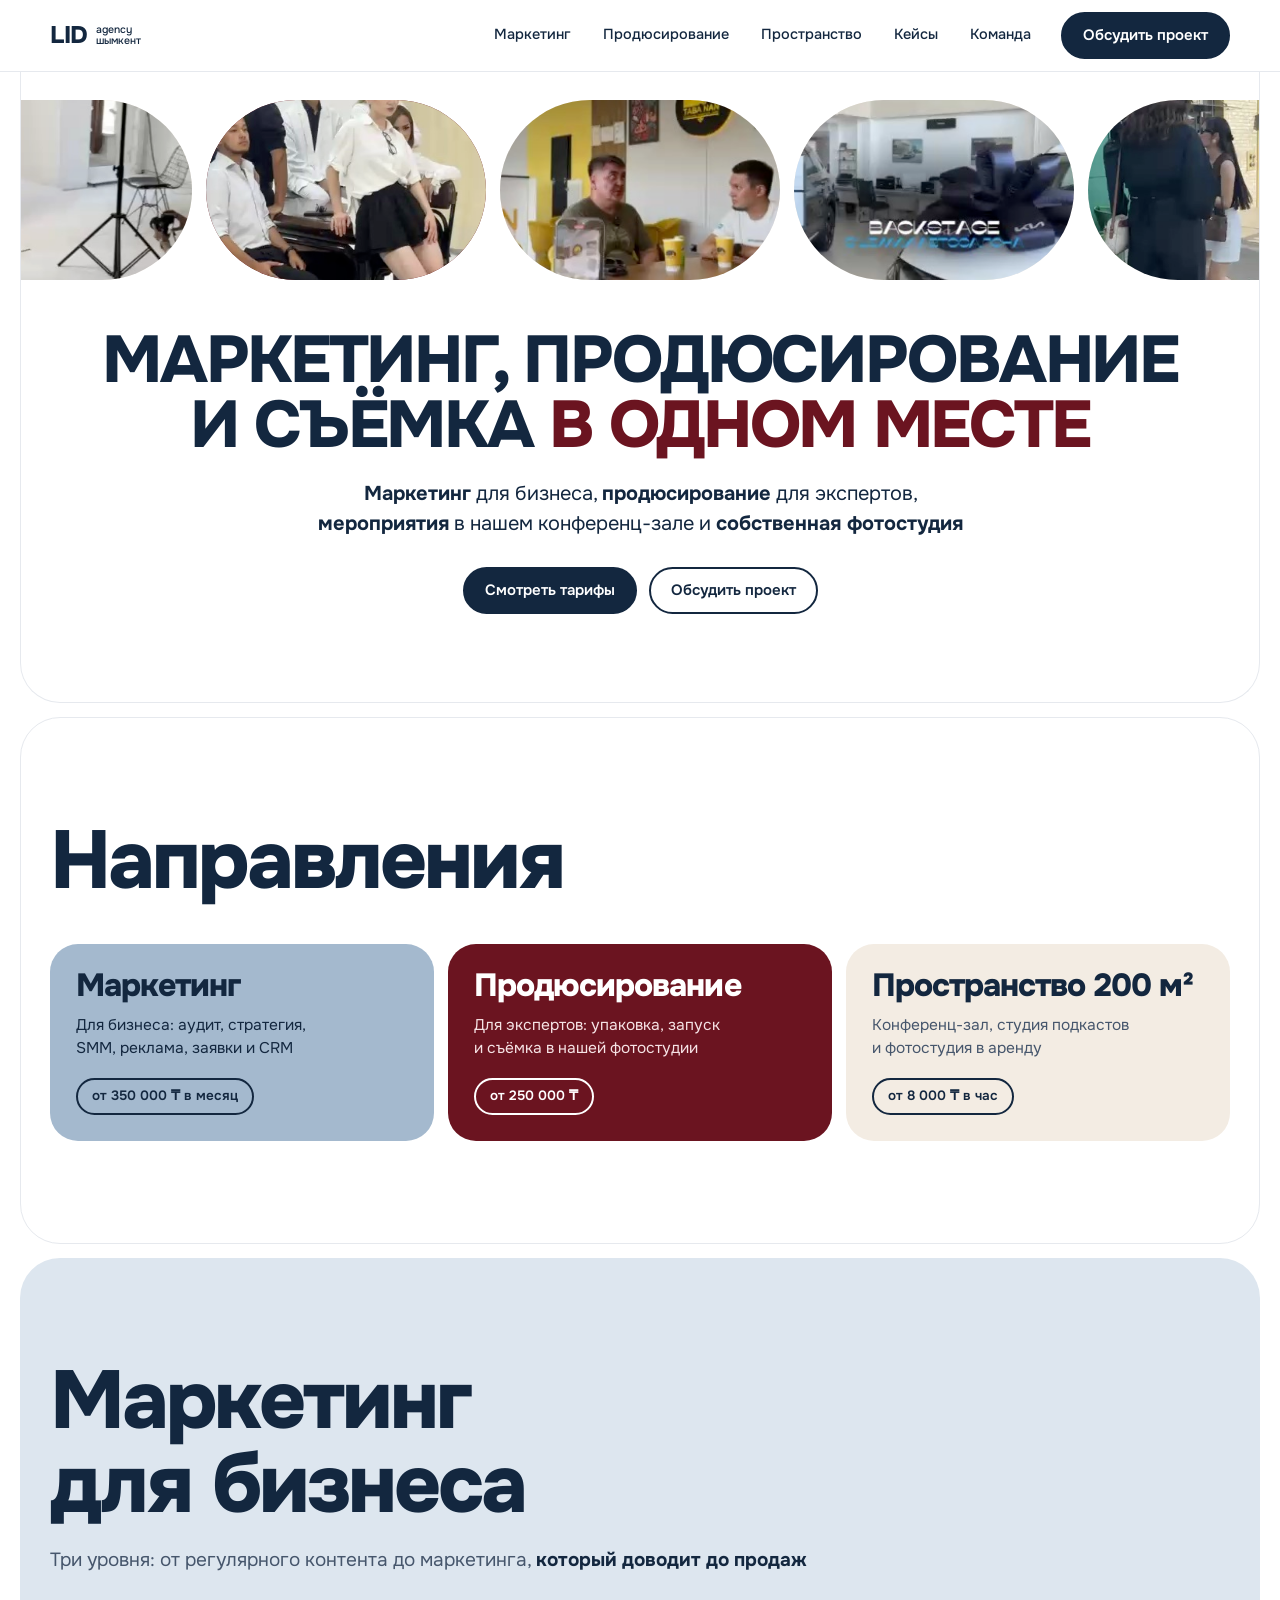
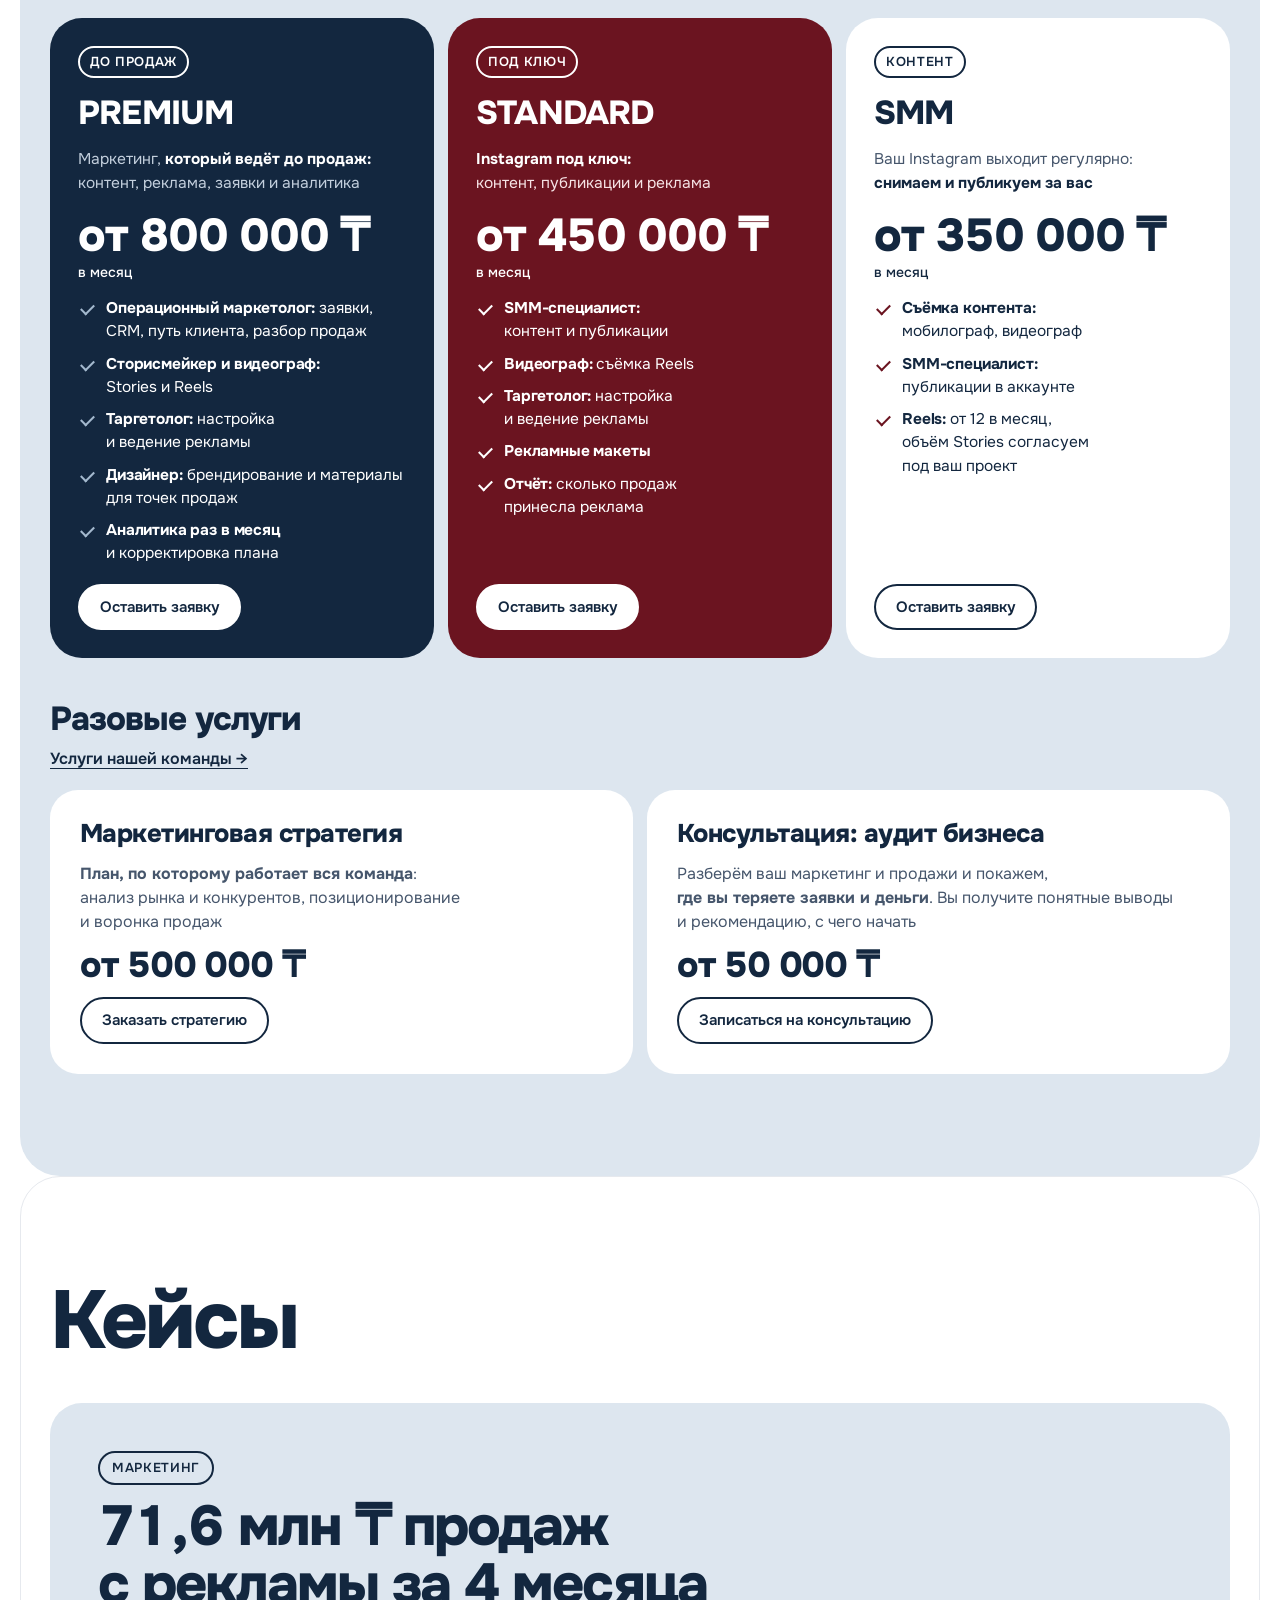
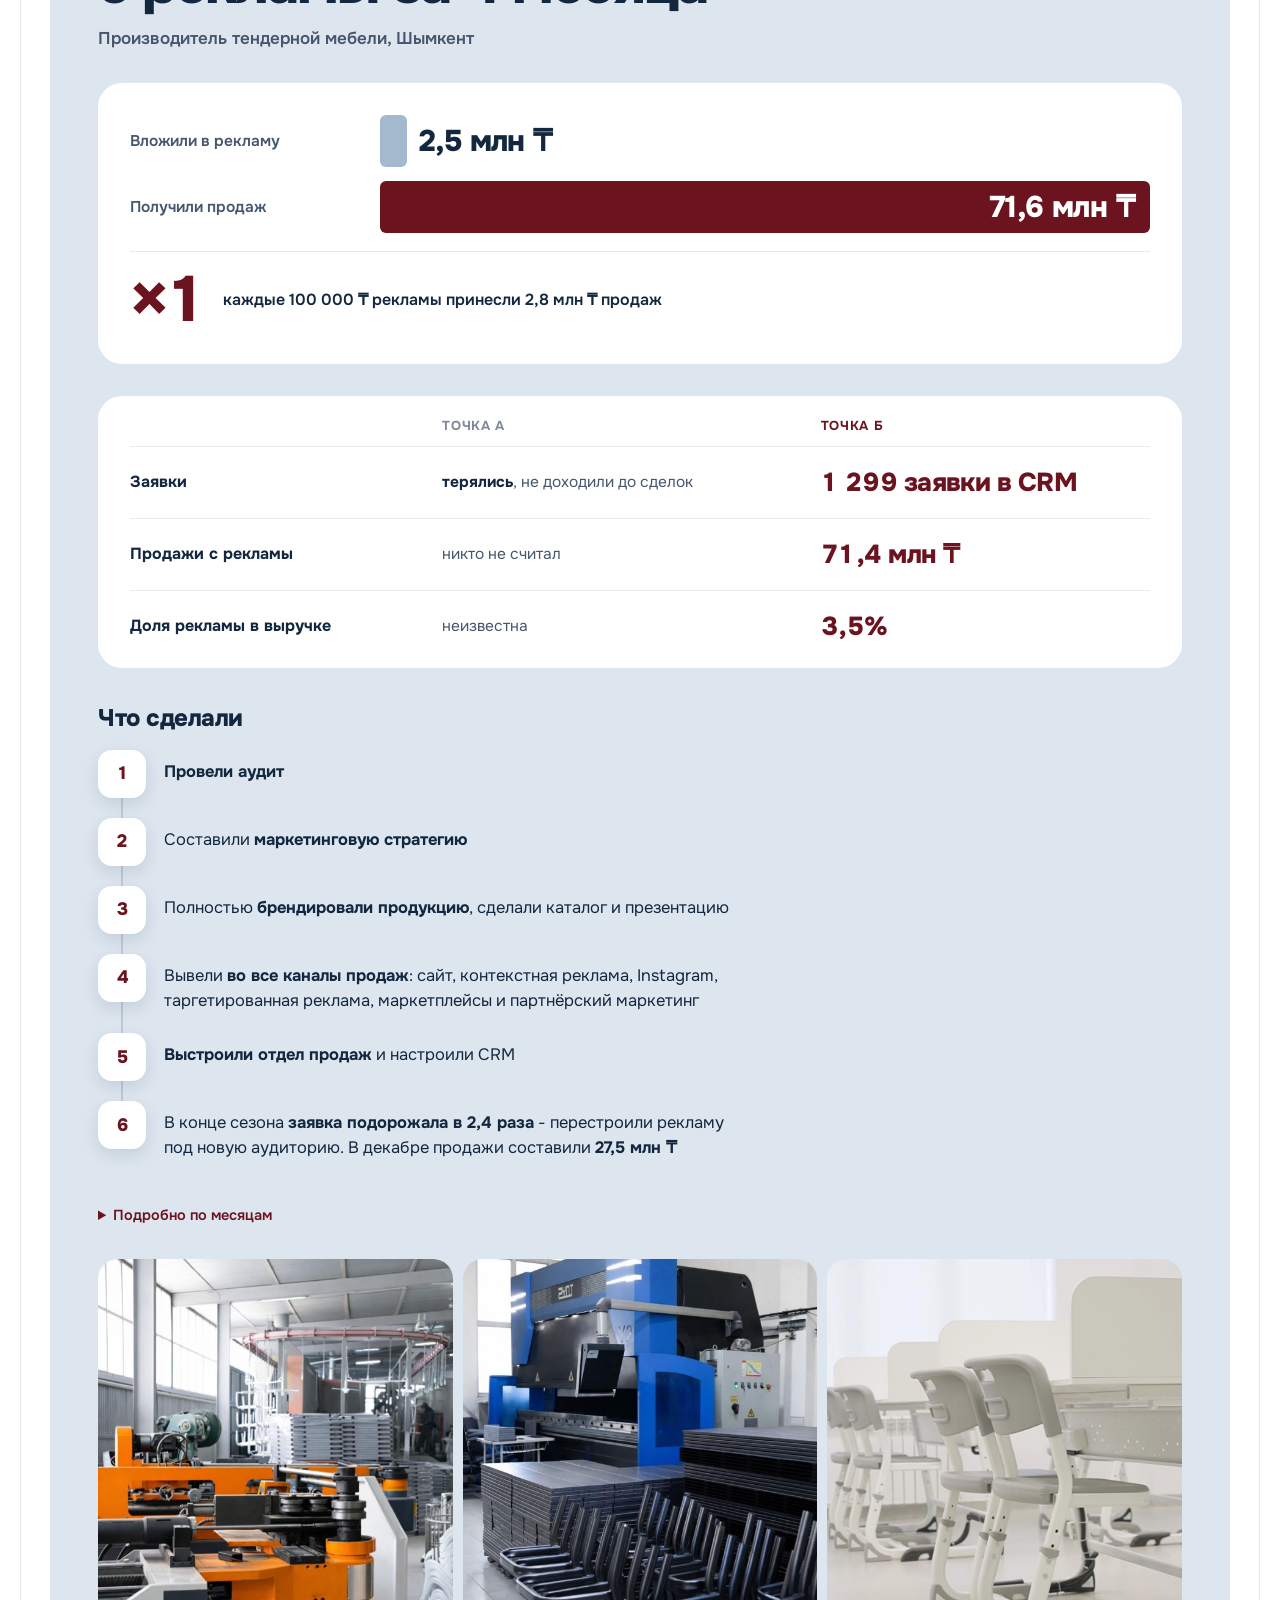
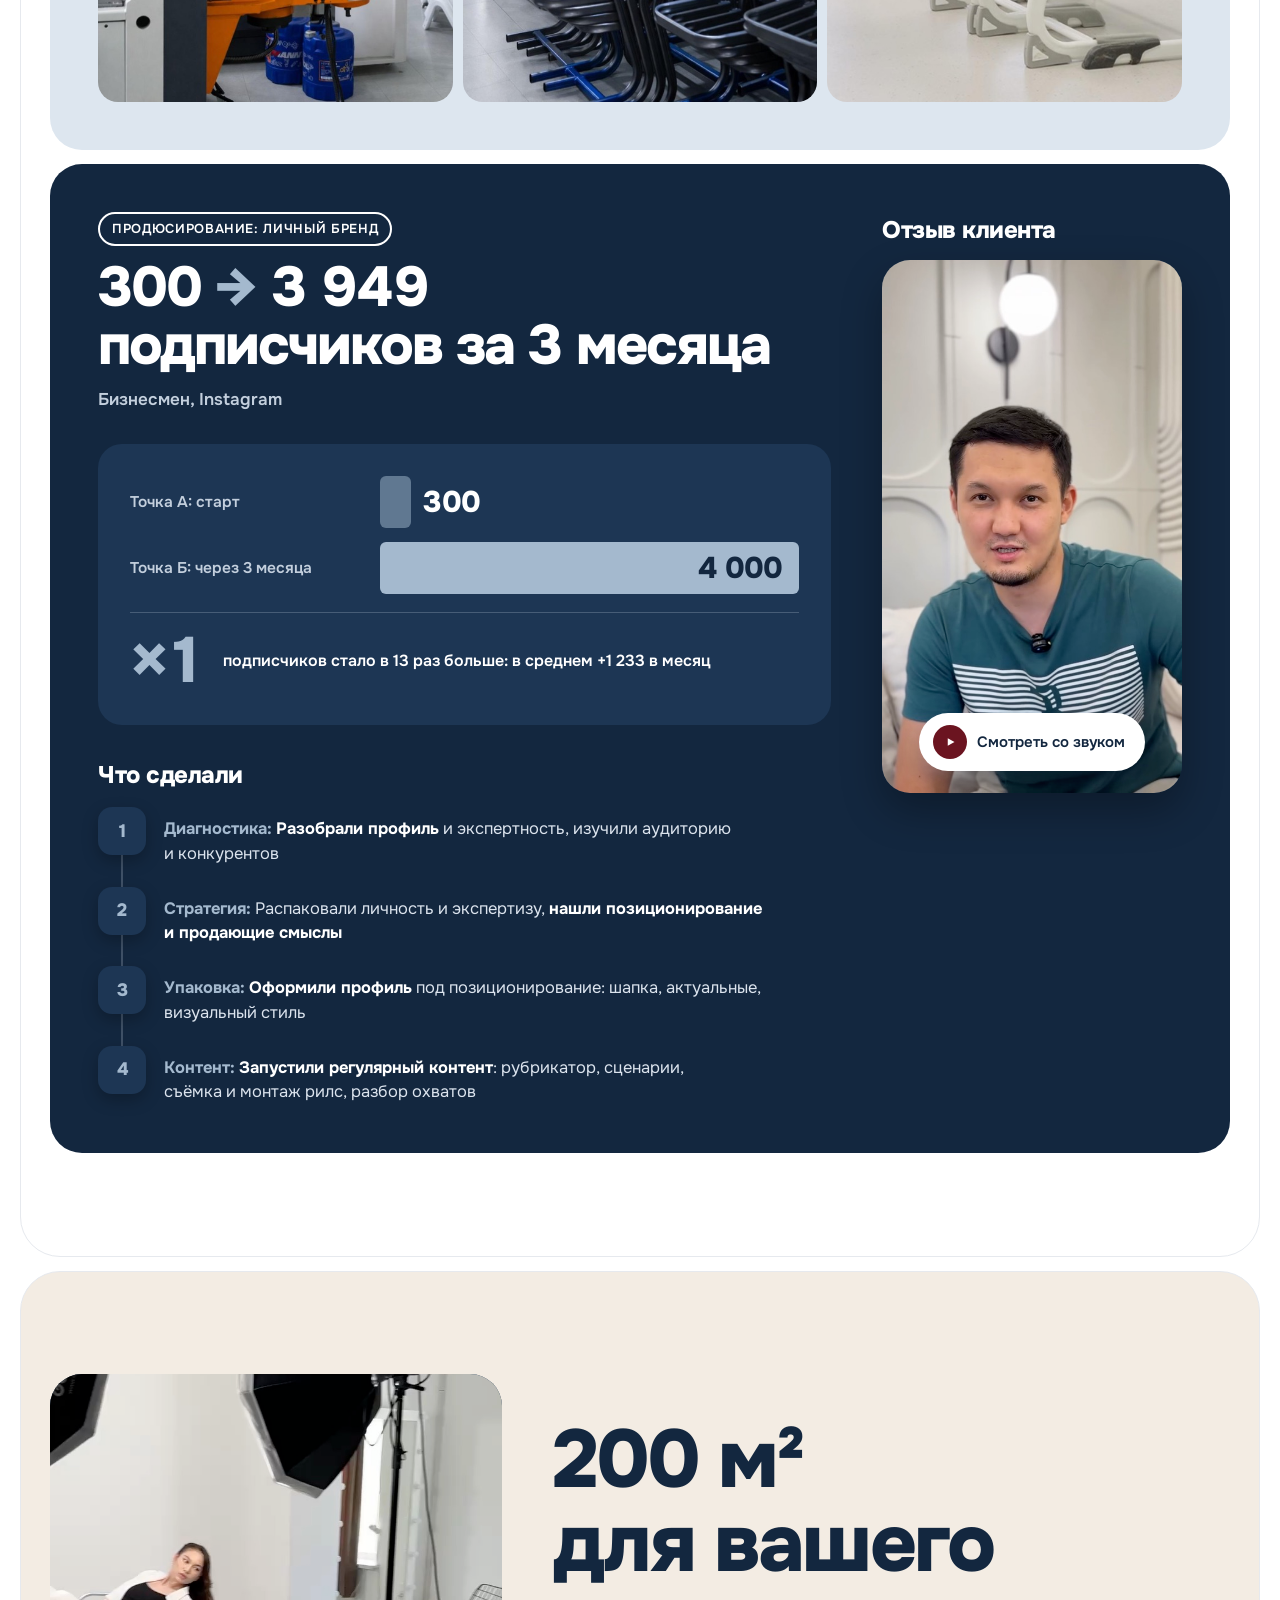
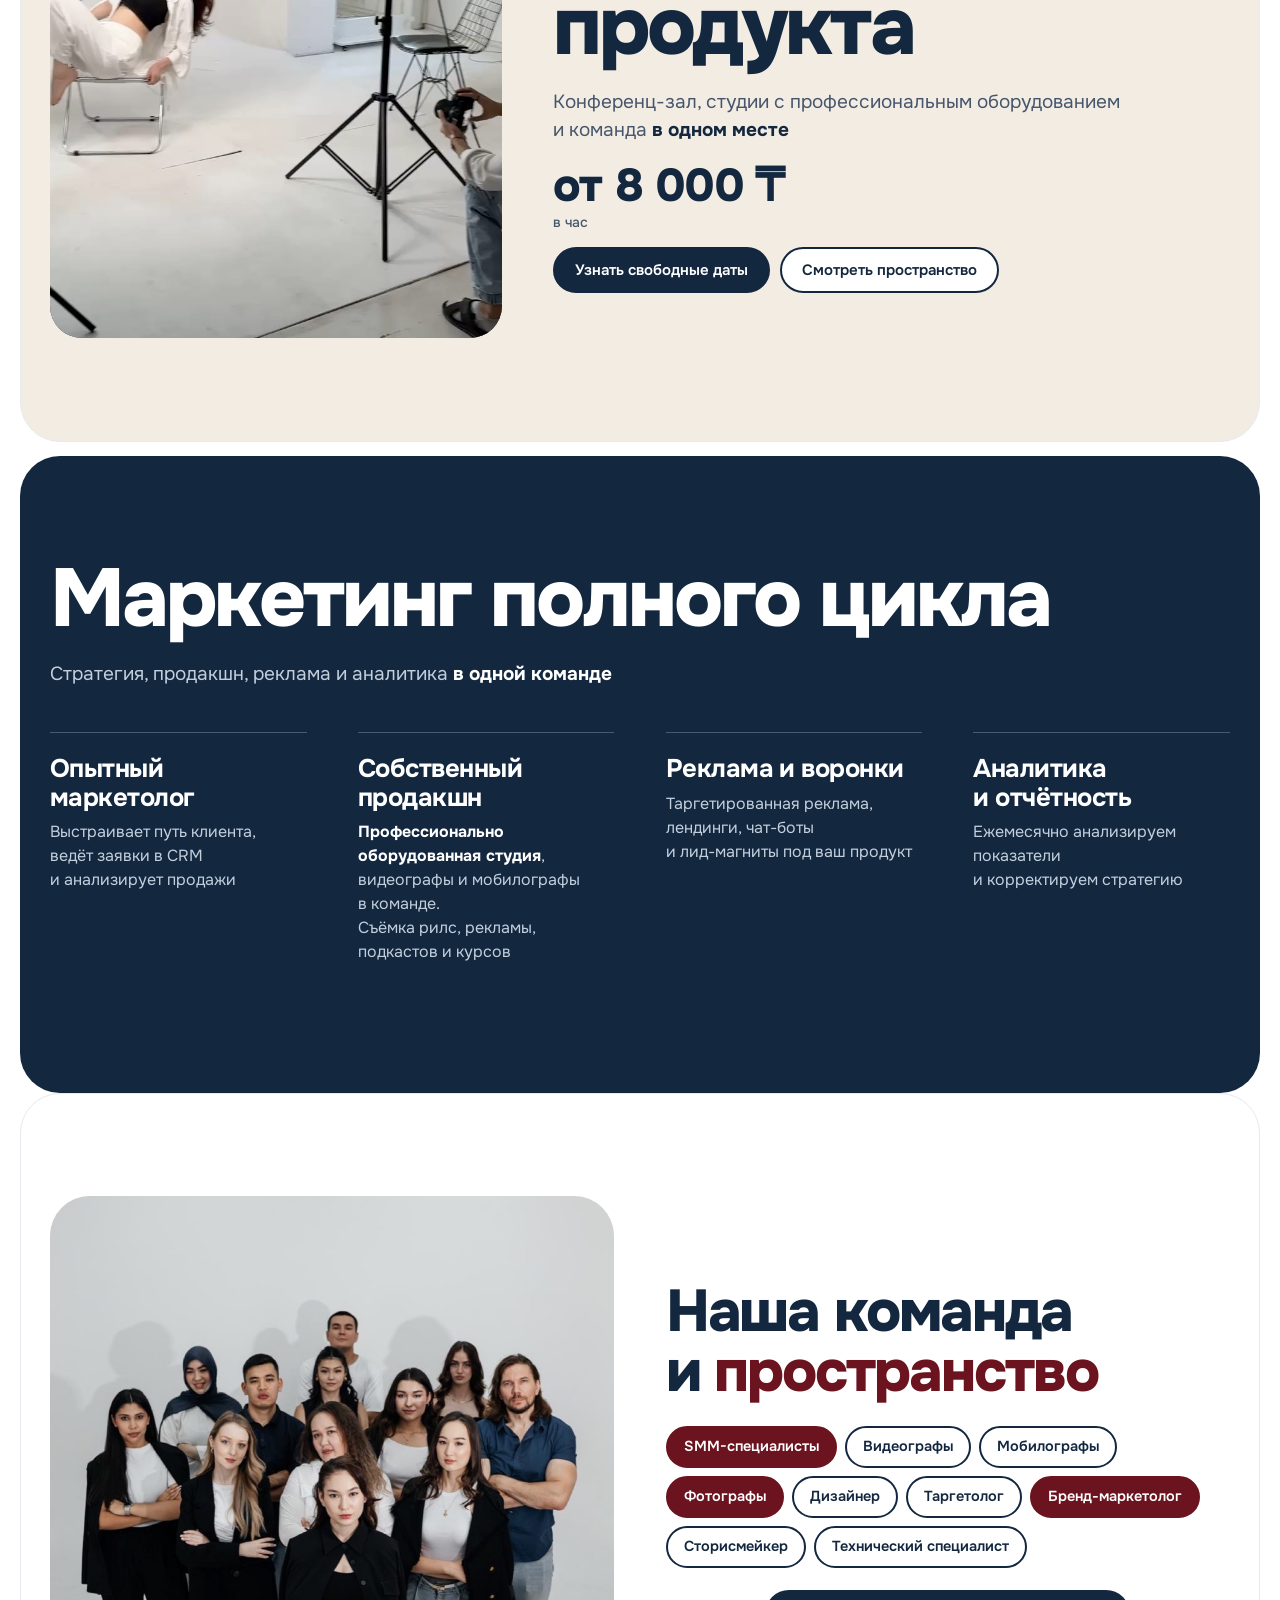
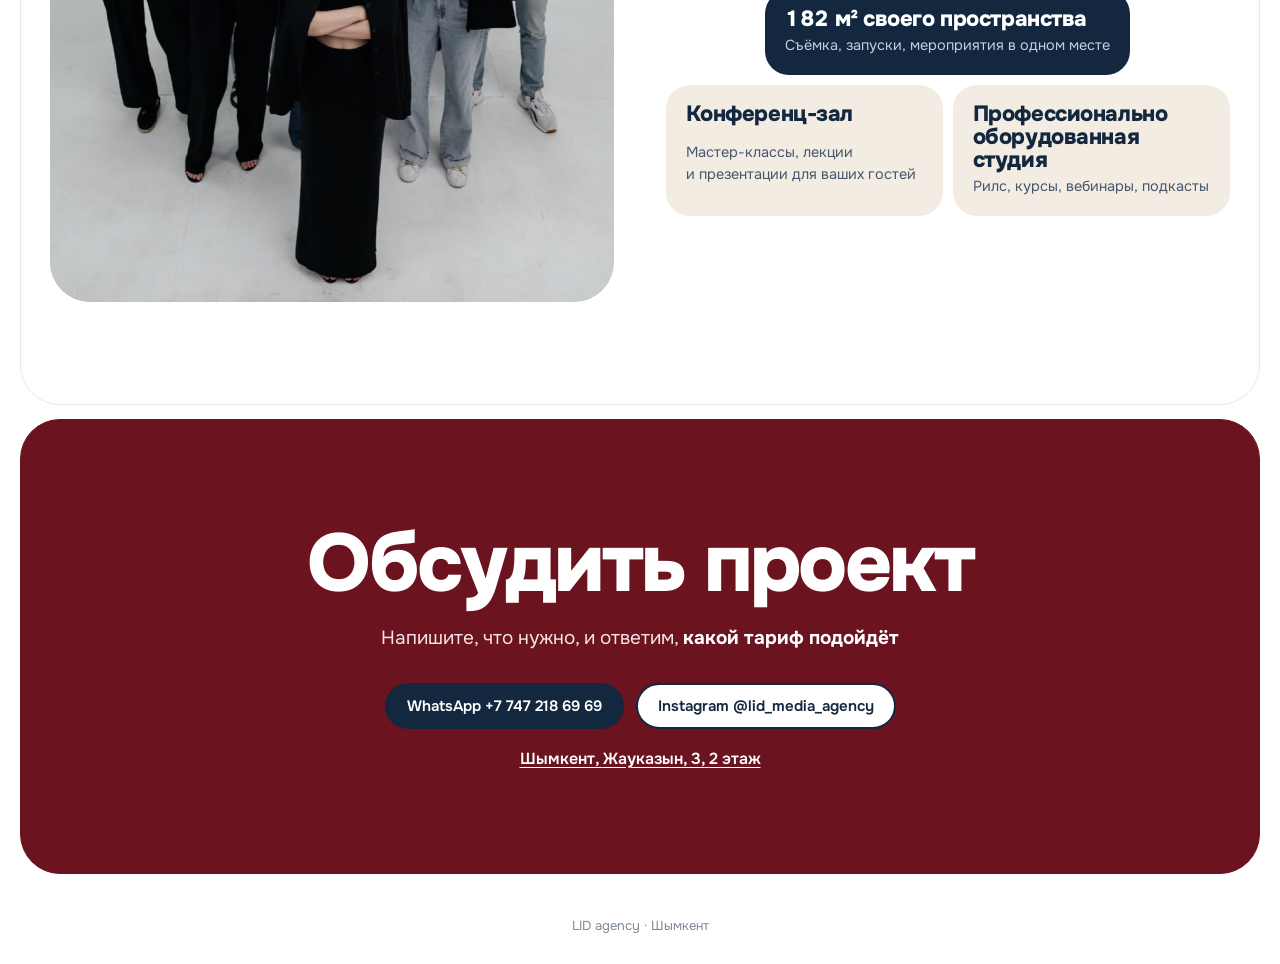
<file: index.html>
<!doctype html>
<html lang="ru">
<head>
<meta charset="utf-8">
<meta name="viewport" content="width=device-width,initial-scale=1,viewport-fit=cover">
<title>LID agency</title>
<meta name="claude:viewport-fit-sides" content="cover">
<link rel="preconnect" href="https://fonts.googleapis.com">
<link rel="preconnect" href="https://fonts.gstatic.com" crossorigin>
<link rel="stylesheet" href="https://fonts.googleapis.com/css2?family=Onest:wght@400;500;600;700;800&display=swap" media="print" onload="this.media='all'">
<noscript><link rel="stylesheet" href="https://fonts.googleapis.com/css2?family=Onest:wght@400;500;600;700;800&display=swap"></noscript>
<link rel="stylesheet" href="styles.css?v=20261101g">
<script>(function(){var h=location.hash.slice(1);if(h==="prodyusirovanie"||h==="meropriyatiya")location.replace(h+".html");})();</script>

<header class="top gut">
  <div class="in">
    <a class="logo" href="#top">LID <small>agency<br>Шымкент</small></a>
    <nav class="nav" id="site-nav" aria-label="Разделы">
      <a href="#marketing">Маркетинг</a>
      <a href="prodyusirovanie.html">Продюсирование</a>
      <a href="meropriyatiya.html">Пространство</a>
      <a href="#cases">Кейсы</a>
      <a href="komanda.html">Команда</a>
    </nav>
    <a class="pill dark" href="https://wa.me/77472186969?text=%D0%97%D0%B4%D1%80%D0%B0%D0%B2%D1%81%D1%82%D0%B2%D1%83%D0%B9%D1%82%D0%B5%21%20%D0%A5%D0%BE%D1%87%D1%83%20%D0%BE%D0%B1%D1%81%D1%83%D0%B4%D0%B8%D1%82%D1%8C%20%D0%BF%D1%80%D0%BE%D0%B5%D0%BA%D1%82%20%D1%81%20LID" target="_blank" rel="noopener">Обсудить проект</a>
    <button class="menu-btn" type="button" aria-expanded="false" aria-controls="site-nav" aria-label="Меню"><span></span></button>
  </div>
</header>

<main id="top">
  <section class="panel hero gut">
    <div class="photos">
      <div class="ph"><video data-src="media/v07.mp4" poster="media/v07.jpg" muted loop playsinline preload="none" aria-label="Съёмка в студии"></video></div>
      <div class="ph l"><video data-src="media/v02.mp4" poster="media/v02.jpg" muted loop playsinline preload="none" aria-label="Съёмка команды"></video></div>
      <div class="ph"><video data-src="media/v03.mp4" poster="media/v03.jpg" muted loop playsinline preload="none" aria-label="Съёмка подкаста"></video></div>
      <div class="ph"><video data-src="media/v05.mp4" poster="media/v05.jpg" muted loop playsinline preload="none" aria-label="Съёмка автосалона"></video></div>
      <div class="ph"><video data-src="media/v11.mp4" poster="media/v11.jpg" muted loop playsinline preload="none" aria-label="Съёмка на улице"></video></div>
    </div>
    <h1 class="tight"><span class="nw">Маркетинг,</span> <span class="nw">продюсирование</span><br class="lg"> <span class="nw">и&nbsp;съёмка</span> <span class="g nw">в&nbsp;одном месте</span></h1>
    <p class="sub"><span class="nw"><b>Маркетинг</b> для&nbsp;бизнеса,</span> <span class="nw"><b>продюсирование</b> для&nbsp;экспертов,</span> <span class="nw"><b>мероприятия</b> в&nbsp;нашем конференц-зале</span> <span class="nw">и&nbsp;<b>собственная фотостудия</b></span></p>
    <div class="cta">
      <a class="pill dark" href="#marketing">Смотреть тарифы</a>
      <a class="pill" href="https://wa.me/77472186969?text=%D0%97%D0%B4%D1%80%D0%B0%D0%B2%D1%81%D1%82%D0%B2%D1%83%D0%B9%D1%82%D0%B5%21%20%D0%A5%D0%BE%D1%87%D1%83%20%D0%BE%D0%B1%D1%81%D1%83%D0%B4%D0%B8%D1%82%D1%8C%20%D0%BF%D1%80%D0%BE%D0%B5%D0%BA%D1%82%20%D1%81%20LID" target="_blank" rel="noopener">Обсудить проект</a>
    </div>
  </section>

  <section class="panel band gut">
    <div class="in">
      <h2 class="h2">Направления</h2>
      <div class="dirs">
        <a class="dir d" href="#marketing"><div class="big">Маркетинг</div><p><span class="nw">Для&nbsp;бизнеса:</span> <span class="nw">аудит, стратегия,</span> <span class="nw">SMM, реклама,</span> <span class="nw">заявки и&nbsp;CRM</span></p><span class="go"><span class="nw">от&nbsp;350&nbsp;000&nbsp;₸ в&nbsp;месяц</span></span></a>
        <a class="dir l" href="prodyusirovanie.html"><div class="big">Продюсирование</div><p><span class="nw">Для&nbsp;экспертов:</span> <span class="nw">упаковка, запуск</span> <span class="nw">и&nbsp;съёмка в&nbsp;нашей фотостудии</span></p><span class="go"><span class="nw">от&nbsp;250&nbsp;000&nbsp;₸</span></span></a>
        <a class="dir" href="meropriyatiya.html"><div class="big">Пространство 200&nbsp;м²</div><p><span class="nw">Конференц-зал,</span> <span class="nw">студия подкастов</span> <span class="nw">и&nbsp;фотостудия в&nbsp;аренду</span></p><span class="go"><span class="nw">от&nbsp;8&nbsp;000&nbsp;₸ в&nbsp;час</span></span></a>
      </div>
    </div>
  </section>

  <!-- MARKETING -->
  <section class="band gut tone-sky" id="marketing">
    <div class="in">
      <h2 class="h2">Маркетинг<br>для&nbsp;бизнеса</h2>
      <p class="lead"><span class="nw">Три уровня:</span> <span class="nw">от&nbsp;регулярного контента</span> <span class="nw">до&nbsp;маркетинга,</span> <b><span class="nw">который доводит до&nbsp;продаж</span></b></p>
      <nav class="ladder" aria-label="Тарифы маркетинга">
        <a class="dk" href="#t-premium"><span>PREMIUM</span><b>от&nbsp;800&nbsp;000&nbsp;₸</b></a>
        <a class="feat" href="#t-standard"><span>STANDARD</span><b>от&nbsp;450&nbsp;000&nbsp;₸</b></a>
        <a href="#t-smm"><span>SMM</span><b>от&nbsp;350&nbsp;000&nbsp;₸</b></a>
      </nav>
      <div class="tariffs">
        <article class="tf dk" id="t-premium">
          <div class="n"><span class="tag">до&nbsp;продаж</span></div>
          <h3>PREMIUM</h3>
          <p class="who">Маркетинг, <b><span class="nw">который ведёт до&nbsp;продаж:</span></b> <span class="nw">контент, реклама,</span> <span class="nw">заявки и&nbsp;аналитика</span></p>
          <div class="price">от&nbsp;800&nbsp;000&nbsp;₸<small><span class="nw">в&nbsp;месяц</span></small></div>
          <ul>
            <li><span><b>Операционный маркетолог:</b>&nbsp;заявки, CRM, <span class="nw">путь клиента,</span> <span class="nw">разбор продаж</span></span></li>
            <li><span><b>Сторисмейкер и&nbsp;видеограф:</b> <span class="nw">Stories и&nbsp;Reels</span></span></li>
            <li><span><b>Таргетолог:</b>&nbsp;настройка <span class="nw">и&nbsp;ведение рекламы</span></span></li>
            <li><span><b>Дизайнер:</b> <span class="nw">брендирование и&nbsp;материалы</span> <span class="nw">для&nbsp;точек продаж</span></span></li>
            <li><span><b>Аналитика раз <span class="nw">в&nbsp;месяц</span></b> <span class="nw">и&nbsp;корректировка плана</span></span></li>
          </ul>
          <a class="pill tf-cta" href="https://wa.me/77472186969?text=%D0%97%D0%B4%D1%80%D0%B0%D0%B2%D1%81%D1%82%D0%B2%D1%83%D0%B9%D1%82%D0%B5%21%20%D0%A5%D0%BE%D1%87%D1%83%20%D0%BE%D0%B1%D1%81%D1%83%D0%B4%D0%B8%D1%82%D1%8C%20%D1%82%D0%B0%D1%80%D0%B8%D1%84%20%D0%BC%D0%B0%D1%80%D0%BA%D0%B5%D1%82%D0%B8%D0%BD%D0%B3%D0%B0%20PREMIUM" target="_blank" rel="noopener">Оставить заявку</a>
        </article>
        <article class="tf feat" id="t-standard">
          <div class="n"><span class="tag">под&nbsp;ключ</span></div>
          <h3>STANDARD</h3>
          <p class="who"><b><span class="nw">Instagram под&nbsp;ключ:</span></b> <span class="nw">контент, публикации и&nbsp;реклама</span></p>
          <div class="price">от&nbsp;450&nbsp;000&nbsp;₸<small><span class="nw">в&nbsp;месяц</span></small></div>
          <ul>
            <li><span><b>SMM-специалист:</b> <span class="nw">контент и&nbsp;публикации</span></span></li>
            <li><span><b>Видеограф:</b> <span class="nw">съёмка Reels</span></span></li>
            <li><span><b>Таргетолог:</b>&nbsp;настройка <span class="nw">и&nbsp;ведение рекламы</span></span></li>
            <li><span><b><span class="nw">Рекламные макеты</span></b></span></li>
            <li><span><b>Отчёт:</b> <span class="nw">сколько продаж</span> <span class="nw">принесла реклама</span></span></li>
          </ul>
          <a class="pill tf-cta" href="https://wa.me/77472186969?text=%D0%97%D0%B4%D1%80%D0%B0%D0%B2%D1%81%D1%82%D0%B2%D1%83%D0%B9%D1%82%D0%B5%21%20%D0%A5%D0%BE%D1%87%D1%83%20%D0%BE%D0%B1%D1%81%D1%83%D0%B4%D0%B8%D1%82%D1%8C%20%D1%82%D0%B0%D1%80%D0%B8%D1%84%20%D0%BC%D0%B0%D1%80%D0%BA%D0%B5%D1%82%D0%B8%D0%BD%D0%B3%D0%B0%20STANDARD" target="_blank" rel="noopener">Оставить заявку</a>
        </article>
        <article class="tf" id="t-smm">
          <div class="n"><span class="tag">контент</span></div>
          <h3>SMM</h3>
          <p class="who"><span class="nw">Ваш Instagram</span> <span class="nw">выходит регулярно:</span> <b><span class="nw">снимаем и&nbsp;публикуем за&nbsp;вас</span></b></p>
          <div class="price">от&nbsp;350&nbsp;000&nbsp;₸<small><span class="nw">в&nbsp;месяц</span></small></div>
          <ul>
            <li><span><b>Съёмка контента:</b> <span class="nw">мобилограф, видеограф</span></span></li>
            <li><span><b>SMM-специалист:</b> <span class="nw">публикации в&nbsp;аккаунте</span></span></li>
            <li><span><b>Reels:</b> <span class="nw">от&nbsp;12 в&nbsp;месяц,</span> <span class="nw">объём Stories согласуем</span> <span class="nw">под&nbsp;ваш проект</span></span></li>
          </ul>
          <a class="pill tf-cta" href="https://wa.me/77472186969?text=%D0%97%D0%B4%D1%80%D0%B0%D0%B2%D1%81%D1%82%D0%B2%D1%83%D0%B9%D1%82%D0%B5%21%20%D0%A5%D0%BE%D1%87%D1%83%20%D0%BE%D0%B1%D1%81%D1%83%D0%B4%D0%B8%D1%82%D1%8C%20%D1%82%D0%B0%D1%80%D0%B8%D1%84%20SMM" target="_blank" rel="noopener">Оставить заявку</a>
        </article>
      </div>
      <div class="once">
        <h3 class="once-h">Разовые услуги</h3>
        <a class="once-link" href="komanda.html">Услуги нашей команды →</a>
        <div class="once-grid">
          <article class="once-card">
            <h4>Маркетинговая стратегия</h4>
            <p><b><span class="nw">План, по&nbsp;которому работает</span> <span class="nw">вся команда</span></b>: <span class="nw">анализ рынка и&nbsp;конкурентов,</span> <span class="nw">позиционирование</span> <span class="nw">и&nbsp;воронка продаж</span></p>
            <div class="price">от&nbsp;500&nbsp;000&nbsp;₸</div>
            <a class="pill tf-cta" href="https://wa.me/77472186969?text=%D0%97%D0%B4%D1%80%D0%B0%D0%B2%D1%81%D1%82%D0%B2%D1%83%D0%B9%D1%82%D0%B5%21%20%D0%A5%D0%BE%D1%87%D1%83%20%D0%B7%D0%B0%D0%BA%D0%B0%D0%B7%D0%B0%D1%82%D1%8C%20%D0%BC%D0%B0%D1%80%D0%BA%D0%B5%D1%82%D0%B8%D0%BD%D0%B3%D0%BE%D0%B2%D1%83%D1%8E%20%D1%81%D1%82%D1%80%D0%B0%D1%82%D0%B5%D0%B3%D0%B8%D1%8E" target="_blank" rel="noopener">Заказать стратегию</a>
          </article>
          <article class="once-card">
            <h4>Консультация: <span class="nw">аудит бизнеса</span></h4>
            <p><span class="nw">Разберём ваш маркетинг</span> <span class="nw">и&nbsp;продажи</span> <span class="nw">и&nbsp;покажем,</span> <b><span class="nw">где вы теряете заявки</span> <span class="nw">и&nbsp;деньги</span></b>. <span class="nw">Вы получите понятные выводы</span> <span class="nw">и&nbsp;рекомендацию,</span> <span class="nw">с&nbsp;чего начать</span></p>
            <div class="price">от&nbsp;50&nbsp;000&nbsp;₸</div>
            <a class="pill tf-cta" href="https://wa.me/77472186969?text=%D0%97%D0%B4%D1%80%D0%B0%D0%B2%D1%81%D1%82%D0%B2%D1%83%D0%B9%D1%82%D0%B5%21%20%D0%A5%D0%BE%D1%87%D1%83%20%D0%B7%D0%B0%D0%BF%D0%B8%D1%81%D0%B0%D1%82%D1%8C%D1%81%D1%8F%20%D0%BD%D0%B0%20%D0%BA%D0%BE%D0%BD%D1%81%D1%83%D0%BB%D1%8C%D1%82%D0%B0%D1%86%D0%B8%D1%8E%3A%20%D0%B0%D1%83%D0%B4%D0%B8%D1%82%20%D0%B1%D0%B8%D0%B7%D0%BD%D0%B5%D1%81%D0%B0" target="_blank" rel="noopener">Записаться на&nbsp;консультацию</a>
          </article>
        </div>
      </div>
    </div>
  </section>

  <!-- CASES -->
  <section class="panel band gut" id="cases" aria-labelledby="cases-h">
    <div class="in">
      <h2 class="h2" id="cases-h">Кейсы</h2>

      <article class="case case-mkt" aria-labelledby="c1-h">
        <div class="case-head">
          <span class="tag">Маркетинг</span>
          <h3 id="c1-h"><span class="nw"><span class="num" data-to="71.6" data-dec="1">71,6</span>&nbsp;млн&nbsp;₸ продаж</span> <span class="nw">с&nbsp;рекламы</span> <span class="nw">за&nbsp;4&nbsp;месяца</span></h3>
          <p class="case-who">Производитель тендерной мебели, Шымкент</p>
        </div>

        <div class="vs" role="img" aria-label="Вложили в рекламу 2,5 млн ₸, получили 71,6 млн ₸ продаж, в 28 раз больше">
          <div class="vs-row">
            <span class="vs-lab">Вложили в&nbsp;рекламу</span>
            <div class="vs-bar"><i style="--w:3.5%"></i><b>2,5&nbsp;млн&nbsp;₸</b></div>
          </div>
          <div class="vs-row hot">
            <span class="vs-lab">Получили продаж</span>
            <div class="vs-bar"><i style="--w:100%"></i><b>71,6&nbsp;млн&nbsp;₸</b></div>
          </div>
          <p class="vs-x"><b>×<span class="num" data-to="28" data-from="1" data-delay="1700">28</span></b><span><span class="nw">каждые 100&nbsp;000&nbsp;₸ рекламы</span> <span class="nw">принесли 2,8&nbsp;млн&nbsp;₸ продаж</span></span></p>
        </div>

        <div class="ab">
          <div class="ab-head"><span></span><span>Точка А</span><span>Точка Б</span></div>
          <div class="ab-row"><span class="ab-m">Заявки</span><span class="ab-a"><b>терялись</b>, не&nbsp;доходили до&nbsp;сделок</span><span class="ab-b"><span class="num" data-to="1302">1&nbsp;302</span> заявки в&nbsp;CRM</span></div>
          <div class="ab-row"><span class="ab-m">Продажи с&nbsp;рекламы</span><span class="ab-a">никто не&nbsp;считал</span><span class="ab-b"><span class="num" data-to="71.6" data-dec="1">71,6</span>&nbsp;млн&nbsp;₸</span></div>
          <div class="ab-row"><span class="ab-m"><span>Доля рекламы в&nbsp;выручке</span></span><span class="ab-a">неизвестна</span><span class="ab-b"><span class="num" data-to="3.5" data-dec="1">3,5</span>%</span></div>
        </div>

        <div class="done">
          <h4>Что сделали</h4>
          <ol>
            <li><span class="dic" aria-hidden="true">1</span><b><span class="nw">Провели аудит</span></b></li>
            <li><span class="dic" aria-hidden="true">2</span>Составили <b><span class="nw">маркетинговую стратегию</span></b></li>
            <li><span class="dic" aria-hidden="true">3</span>Полностью <span class="nw"><b>брендировали продукцию</b>,</span> <span class="nw">сделали каталог</span> <span class="nw">и&nbsp;презентацию</span></li>
            <li><span class="dic" aria-hidden="true">4</span>Вывели <span class="nw"><b>во&nbsp;все каналы продаж</b>:</span> <span class="nw">сайт, контекстная реклама,</span> Instagram, <span class="nw">таргетированная реклама,</span> <span class="nw">маркетплейсы</span> <span class="nw">и&nbsp;партнёрский маркетинг</span></li>
            <li><span class="dic" aria-hidden="true">5</span><b><span class="nw">Выстроили отдел продаж</span></b> <span class="nw">и&nbsp;настроили CRM</span></li>
            <li><span class="dic" aria-hidden="true">6</span><span class="nw">В&nbsp;конце сезона</span> <b><span class="nw">заявка подорожала</span> <span class="nw">в&nbsp;2,4&nbsp;раза</span></b>&nbsp;- <span class="nw">перестроили рекламу</span> <span class="nw">под&nbsp;новую аудиторию.</span> <span class="nw">В&nbsp;декабре продажи</span> <span class="nw">составили <b>27,5&nbsp;млн&nbsp;₸</b></span></li>
          </ol>
        </div>

        <details class="tbl">
          <summary>Подробно по&nbsp;месяцам</summary>
          <div class="tbl-wrap"><table>
            <thead><tr><th>Месяц</th><th>Бюджет</th><th>Заявки</th><th>Цена заявки</th><th>Продажи с&nbsp;заявок</th></tr></thead>
            <tbody>
              <tr><td>Сентябрь (с&nbsp;13-го)</td><td>416&nbsp;557&nbsp;₸</td><td>325</td><td>1&nbsp;282&nbsp;₸</td><td>31&nbsp;467&nbsp;900&nbsp;₸</td></tr>
              <tr><td>Октябрь</td><td>567&nbsp;127&nbsp;₸</td><td>426</td><td>1&nbsp;331&nbsp;₸</td><td>8&nbsp;570&nbsp;500&nbsp;₸</td></tr>
              <tr><td>Ноябрь</td><td>632&nbsp;128&nbsp;₸</td><td>251</td><td>2&nbsp;518&nbsp;₸</td><td>4&nbsp;101&nbsp;900&nbsp;₸</td></tr>
              <tr><td>Декабрь</td><td>908&nbsp;675&nbsp;₸</td><td>300</td><td>3&nbsp;029&nbsp;₸</td><td>27&nbsp;507&nbsp;200&nbsp;₸</td></tr>
            </tbody>
            <tfoot><tr><td>Итого</td><td>2&nbsp;524&nbsp;487&nbsp;₸</td><td>1&nbsp;302</td><td>1&nbsp;939&nbsp;₸</td><td>71&nbsp;647&nbsp;500&nbsp;₸</td></tr></tfoot>
          </table></div>
          <p class="note">Продажи учтены по&nbsp;заявкам с&nbsp;рекламы. Сделки закрываются с&nbsp;задержкой, поэтому месяц продажи может отличаться от&nbsp;месяца заявки</p>
        </details>

        <div class="case-photos">
          <img src="media/case-ceh1.jpg" alt="Цех клиента: трубогиб и линия покраски" loading="lazy" width="580" height="876">
          <img src="media/case-ceh2.jpg" alt="Цех клиента: пресс и каркасы стульев" loading="lazy" width="580" height="876">
          <img src="media/case-stul.jpg" alt="Готовые стулья клиента" loading="lazy" width="492" height="876">
        </div>
      </article>

      <article class="case case-pb" aria-labelledby="c2-h">
        <div class="case-head">
          <span class="tag">Продюсирование: личный бренд</span>
          <h3 id="c2-h"><span class="nw">300 <span class="arr" aria-hidden="true">→</span> <span class="num" data-to="4000" data-from="300">4&nbsp;000</span></span> подписчиков <span class="nw">за&nbsp;3&nbsp;месяца</span></h3>
          <p class="case-who">Бизнесмен, Instagram</p>
        </div>

        <div class="vs" role="img" aria-label="Точка А: 300 подписчиков. Точка Б через 3 месяца: 4 000 подписчиков, в 13 раз больше">
          <div class="vs-row">
            <span class="vs-lab"><span>Точка А: <span class="nw">старт</span></span></span>
            <div class="vs-bar"><i style="--w:7.5%"></i><b>300</b></div>
          </div>
          <div class="vs-row hot">
            <span class="vs-lab"><span>Точка Б: <span class="nw">через 3&nbsp;месяца</span></span></span>
            <div class="vs-bar"><i style="--w:100%"></i><b>4&nbsp;000</b></div>
          </div>
          <p class="vs-x"><b>×<span class="num" data-to="13" data-from="1" data-delay="1700">13</span></b><span><span class="nw">подписчиков стало</span> <span class="nw">в&nbsp;13 раз больше:</span> <span class="nw">в&nbsp;среднем +1&nbsp;233</span> <span class="nw">в&nbsp;месяц</span></span></p>
        </div>

        <div class="done">
          <h4>Что сделали</h4>
          <ol>
            <li><span class="dic" aria-hidden="true">1</span><b>Диагностика:</b> <b><span class="nw">Разобрали профиль</span></b> <span class="nw">и&nbsp;экспертность,</span> <span class="nw">изучили аудиторию</span> <span class="nw">и&nbsp;конкурентов</span></li>
            <li><span class="dic" aria-hidden="true">2</span><b>Стратегия:</b> <span class="nw">Распаковали личность</span> <span class="nw">и&nbsp;экспертизу,</span> <b><span class="nw">нашли позиционирование</span> <span class="nw">и&nbsp;продающие смыслы</span></b></li>
            <li><span class="dic" aria-hidden="true">3</span><b>Упаковка:</b> <b><span class="nw">Оформили профиль</span></b> <span class="nw">под&nbsp;позиционирование:</span> <span class="nw">шапка, актуальные,</span> <span class="nw">визуальный стиль</span></li>
            <li><span class="dic" aria-hidden="true">4</span><b>Контент:</b> <b><span class="nw">Запустили регулярный</span> контент</b>: <span class="nw">рубрикатор, сценарии,</span> <span class="nw">съёмка и&nbsp;монтаж рилс,</span> <span class="nw">разбор охватов</span></li>
          </ol>
        </div>

        <figure class="case-rev">
          <figcaption>Отзыв клиента</figcaption>
          <div class="rev-video">
            <video src="media/otzyv-prodyusirovanie.mp4" poster="media/otzyv-prodyusirovanie.jpg" muted loop playsinline preload="none" width="720" height="1280" aria-label="Видеоотзыв клиента о продюсировании"></video>
            <button class="rev-play" type="button" aria-label="Смотреть видеоотзыв со звуком"><span>Смотреть со&nbsp;звуком</span></button>
          </div>
        </figure>
      </article>
    </div>
  </section>

  <!-- PHOTO STUDIO -->
  <section class="panel band gut studio-band" id="studio" aria-labelledby="studio-h">
    <div class="in studio">
      <div class="studio-media"><video data-src="media/studio.mp4" poster="media/studio.jpg" muted loop playsinline preload="none" aria-label="Съёмка в студии LID"></video></div>
      <div class="studio-text">
        <h2 class="h2" id="studio-h"><span class="nw">200&nbsp;м²</span><br>для&nbsp;вашего продукта</h2>
        <p class="lead"><span class="nw">Конференц-зал, студии</span> с&nbsp;профессиональным оборудованием <span class="nw">и&nbsp;команда</span> <b><span class="nw">в&nbsp;одном месте</span></b></p>
        <div class="price">от&nbsp;8&nbsp;000&nbsp;₸<small>в&nbsp;час</small></div>
        <div class="cta">
          <a class="pill dark" href="https://wa.me/77472186969?text=%D0%97%D0%B4%D1%80%D0%B0%D0%B2%D1%81%D1%82%D0%B2%D1%83%D0%B9%D1%82%D0%B5%21%20%D0%A5%D0%BE%D1%87%D1%83%20%D1%83%D0%B7%D0%BD%D0%B0%D1%82%D1%8C%20%D1%81%D0%B2%D0%BE%D0%B1%D0%BE%D0%B4%D0%BD%D1%8B%D0%B5%20%D0%B4%D0%B0%D1%82%D1%8B%20%D0%B2%20%D0%BF%D1%80%D0%BE%D1%81%D1%82%D1%80%D0%B0%D0%BD%D1%81%D1%82%D0%B2%D0%B5%20LID" target="_blank" rel="noopener">Узнать свободные даты</a>
          <a class="pill" href="meropriyatiya.html">Смотреть пространство</a>
        </div>
      </div>
    </div>
  </section>

  <!-- why LID -->
  <section class="band gut on-dark" aria-labelledby="why-h">
    <div class="in">
      <h2 class="h2" id="why-h">Маркетинг <span class="nw">полного цикла</span></h2>
      <p class="lead"><span class="nw">Стратегия, продакшн,</span> <span class="nw">реклама и&nbsp;аналитика</span> <b><span class="nw">в&nbsp;одной команде</span></b></p>
      <ul class="why">
        <li><h3>Опытный маркетолог</h3><p><span class="nw">Выстраивает путь клиента,</span> <span class="nw">ведёт заявки в&nbsp;CRM</span> <span class="nw">и&nbsp;анализирует продажи</span></p></li>
        <li><h3>Собственный продакшн</h3><p><b>Профессионально <span class="nw">оборудованная студия</span></b>, <span class="nw">видеографы и&nbsp;мобилографы</span> <span class="nw">в&nbsp;команде.</span> <span class="nw">Съёмка рилс, рекламы,</span> <span class="nw">подкастов и&nbsp;курсов</span></p></li>
        <li><h3>Реклама и&nbsp;воронки</h3><p><span class="nw">Таргетированная реклама,</span> <span class="nw">лендинги, чат-боты</span> <span class="nw">и&nbsp;лид-магниты</span> <span class="nw">под&nbsp;ваш продукт</span></p></li>
        <li><h3>Аналитика и&nbsp;отчётность</h3><p><span class="nw">Ежемесячно анализируем</span> показатели <span class="nw">и&nbsp;корректируем стратегию</span></p></li>
      </ul>
    </div>
  </section>

  <!-- TEAM -->
  <section class="panel band gut" id="team">
    <div class="in team">
      <div class="pic"><img src="media/team2.jpg" alt="Команда LID agency" loading="lazy" width="1151" height="1600"></div>
      <div>
        <h2 class="h2" style="font-size:clamp(34px,4.6vw,60px)"><span class="nw">Наша команда</span> и&nbsp;<span class="mark">пространство</span></h2>
        <ul class="roles">
          <li>SMM-специалисты</li><li>Видеографы</li><li>Мобилографы</li><li>Фотографы</li><li>Дизайнер</li><li>Таргетолог</li><li>Бренд-маркетолог</li><li>Сторисмейкер</li><li>Технический специалист</li>
        </ul>
        <div class="vals">
          <div class="val d"><div class="big"><span data-count="200">200&nbsp;м²</span> <span class="nw">своего пространства</span></div><p><span class="nw">Съёмка, запуски, мероприятия</span> <span class="nw">в&nbsp;одном месте</span></p></div>
          <div class="val"><div class="big"><span class="nw">Конференц-зал</span></div><p><span class="nw">Мастер-классы, лекции</span> <span class="nw">и&nbsp;презентации</span> <span class="nw">для&nbsp;ваших гостей</span></p></div>
          <div class="val"><div class="big">Профессионально оборудованная студия</div><p><span class="nw">Рилс, курсы,</span> <span class="nw">вебинары, подкасты</span></p></div>
        </div>
      </div>
    </div>
  </section>

  <section class="panel band gut final" id="contact">
    <div class="in">
      <h2 class="h2">Обсудить <span class="mark">проект</span></h2>
      <p class="lead" style="margin-inline:auto"><span class="nw">Напишите, что&nbsp;нужно,</span> <span class="nw">и&nbsp;ответим,</span> <b><span class="nw">какой тариф подойдёт</span></b></p>
      <div class="cta">
        <a class="pill dark" href="https://wa.me/77472186969?text=%D0%97%D0%B4%D1%80%D0%B0%D0%B2%D1%81%D1%82%D0%B2%D1%83%D0%B9%D1%82%D0%B5%21%20%D0%A5%D0%BE%D1%87%D1%83%20%D0%BE%D0%B1%D1%81%D1%83%D0%B4%D0%B8%D1%82%D1%8C%20%D0%BF%D1%80%D0%BE%D0%B5%D0%BA%D1%82%20%D1%81%20LID" target="_blank" rel="noopener">WhatsApp +7&nbsp;747&nbsp;218&nbsp;69&nbsp;69</a>
        <a class="pill" href="https://www.instagram.com/lid_media_agency/" target="_blank" rel="noopener">Instagram @lid_media_agency</a>
      </div>
      <p class="addr"><a href="https://2gis.kz/shymkent/search/%D0%96%D0%B0%D1%83%D0%BA%D0%B0%D0%B7%D1%8B%D0%BD%203" target="_blank" rel="noopener">Шымкент, <span class="nw">Жауказын, 3,</span> <span class="nw">2 этаж</span></a></p>
    </div>
  </section>
</main>

<footer class="gut">LID agency · Шымкент</footer>


<script src="script.js?v=20261101g"></script>
</file>
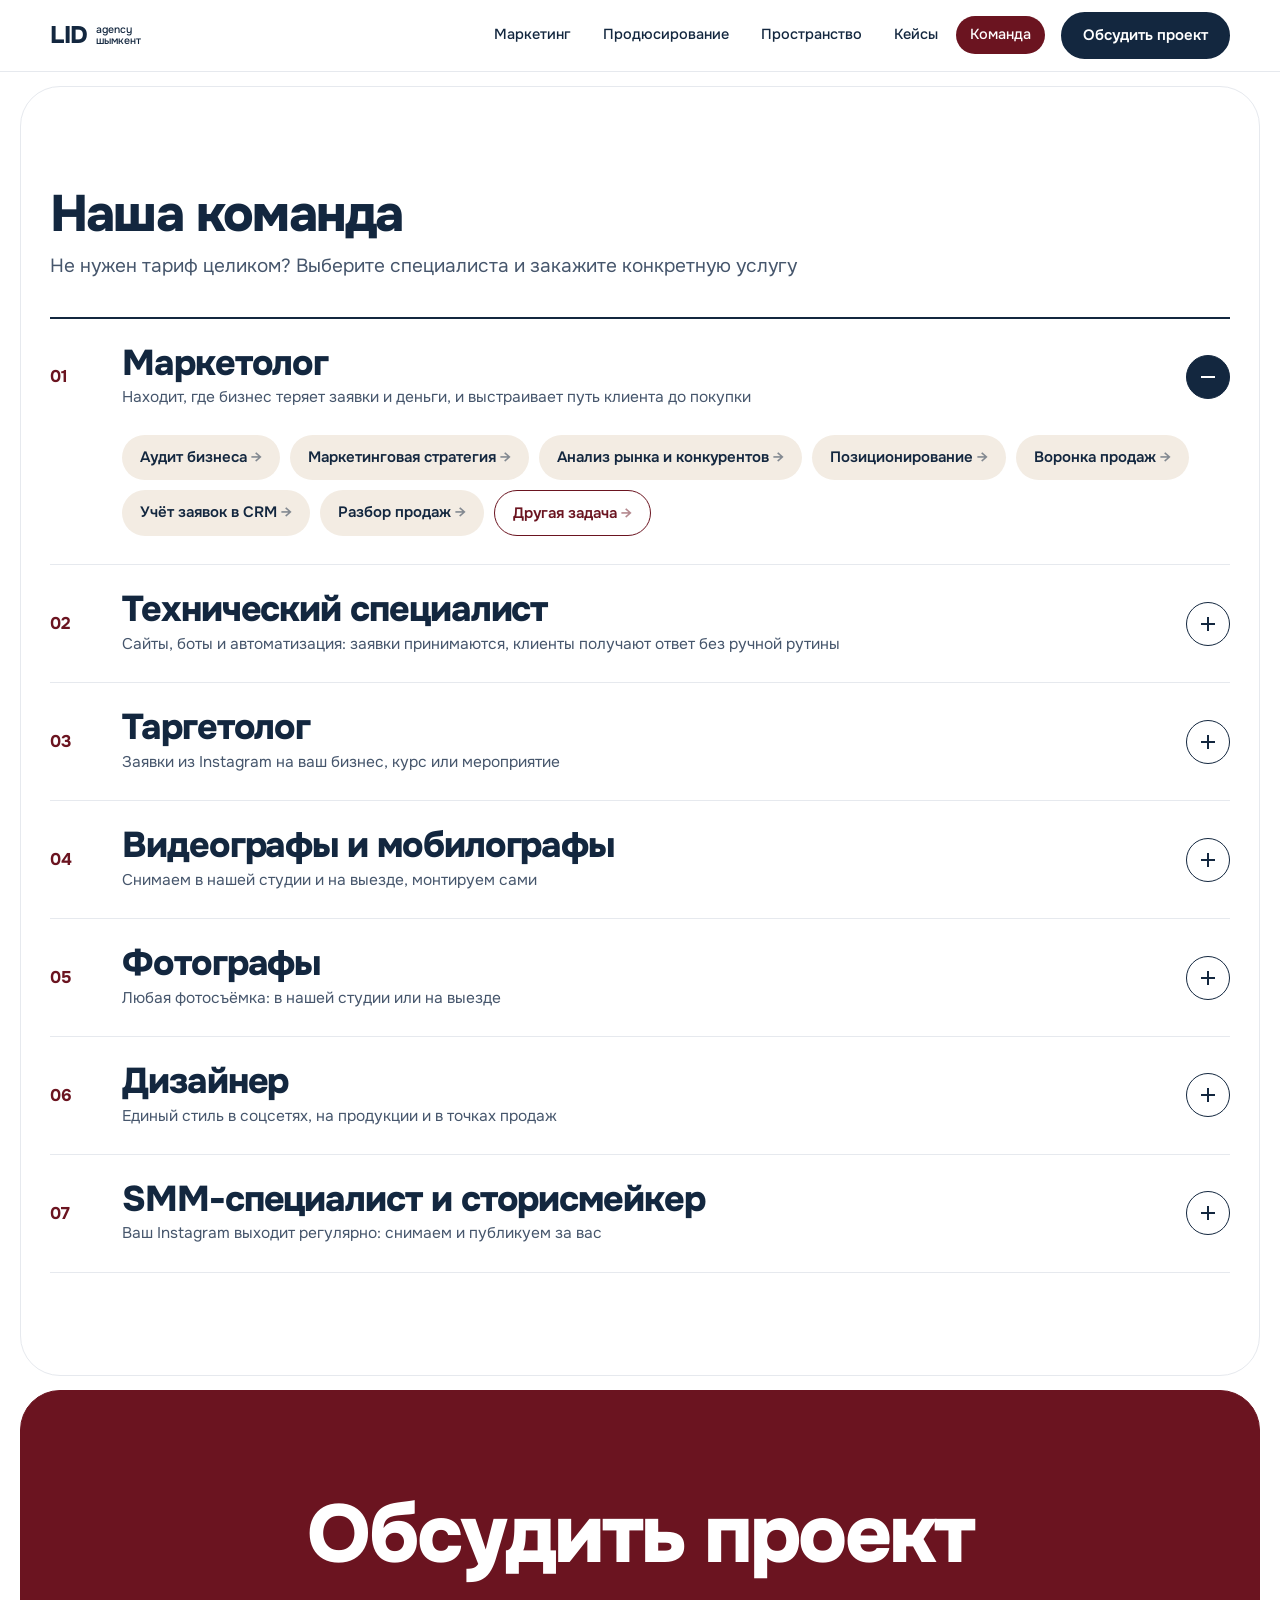
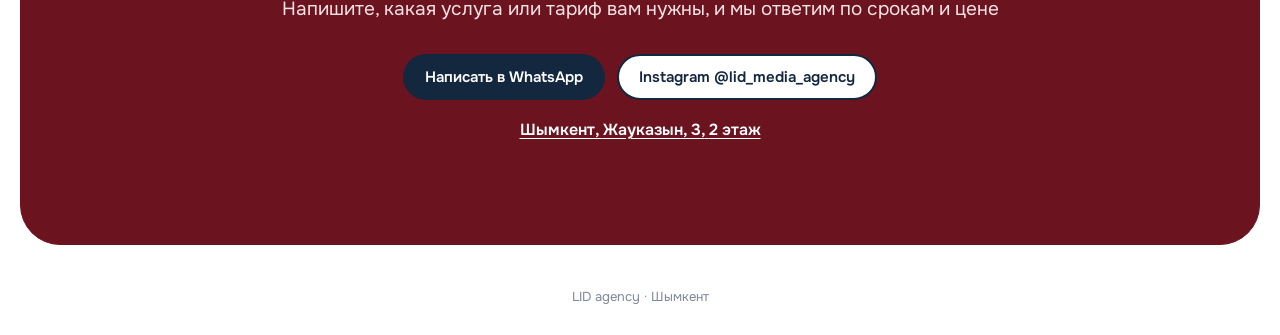
<file: komanda.html>
<!doctype html>
<html lang="ru">
<head>
<meta charset="utf-8">
<meta name="viewport" content="width=device-width,initial-scale=1,viewport-fit=cover">
<title>Команда LID</title>
<meta name="claude:viewport-fit-sides" content="cover">
<link rel="preconnect" href="https://fonts.googleapis.com">
<link rel="preconnect" href="https://fonts.gstatic.com" crossorigin>
<link rel="stylesheet" href="https://fonts.googleapis.com/css2?family=Onest:wght@400;500;600;700;800&display=swap" media="print" onload="this.media='all'">
<noscript><link rel="stylesheet" href="https://fonts.googleapis.com/css2?family=Onest:wght@400;500;600;700;800&display=swap"></noscript>
<link rel="stylesheet" href="styles.css?v=20261101g">
<style>
/* team: specialists as rows, tap opens their services; every service opens WhatsApp */

.vh{margin:0;font-size:clamp(34px,4vw,56px)}
.vl{margin-top:12px}
.acc{margin-top:36px;border-top:2px solid var(--ink)}
.ac{border-bottom:1px solid var(--line)}
.ac summary{list-style:none;display:grid;grid-template-columns:56px minmax(0,1fr) 44px;align-items:center;gap:16px;padding:26px 0;cursor:pointer}
.ac summary::-webkit-details-marker{display:none}
.ac-n{font-weight:700;color:var(--lime)}
.ac-t{display:grid;gap:4px}.ac-t b{font-family:var(--display);font-weight:800;font-size:clamp(24px,2.8vw,40px);letter-spacing:-.03em;line-height:1.05}
.ac-t small{font-size:15.5px;color:var(--text2)}
.ac-x{width:44px;height:44px;border-radius:50%;border:1.5px solid var(--ink);position:relative}
.ac-x::before,.ac-x::after{content:"";position:absolute;left:50%;top:50%;width:14px;height:2px;background:var(--ink);transform:translate(-50%,-50%)}
.ac-x::after{transform:translate(-50%,-50%) rotate(90deg);transition:transform .25s var(--ease-out)}
.ac[open] .ac-x{background:var(--ink)}.ac[open] .ac-x::before{background:var(--paper)}.ac[open] .ac-x::after{transform:translate(-50%,-50%) rotate(0);background:var(--paper)}
.ac-b{display:flex;flex-wrap:wrap;gap:10px;padding:0 0 28px 72px}
.ac-b a{background:var(--soft);border-radius:999px;padding:11px 18px;font-weight:600;font-size:15px;text-decoration:none;color:var(--ink)}
.ac-b a::after{content:"  →";opacity:.5}
.ac-b a.o{background:transparent;border:1.5px solid var(--lime);color:var(--lime)}
@media(max-width:600px){.ac summary{grid-template-columns:minmax(0,1fr) 40px}.ac-n{display:none}.ac-b{padding-left:0}}
@media (hover:hover) and (pointer:fine){
  .ac summary:hover .ac-x{background:var(--soft)}
  .ac[open] summary:hover .ac-x{background:var(--ink)}
  .ac-b a:hover{background:var(--ink);color:var(--paper)}
  .ac-b a.o:hover{background:var(--lime);color:var(--paper)}
}
.ac-b a{transition:background-color .2s ease,color .2s ease}
</style>
</head>
<body>
<header class="top gut">
  <div class="in">
    <a class="logo" href="index.html">LID <small>agency<br>Шымкент</small></a>
    <nav class="nav" id="site-nav" aria-label="Разделы">
      <a href="index.html#marketing">Маркетинг</a>
      <a href="prodyusirovanie.html">Продюсирование</a>
      <a href="meropriyatiya.html">Пространство</a>
      <a href="index.html#cases">Кейсы</a>
      <a href="komanda.html" aria-current="page">Команда</a>
    </nav>
    <a class="pill dark" href="https://wa.me/77472186969?text=%D0%97%D0%B4%D1%80%D0%B0%D0%B2%D1%81%D1%82%D0%B2%D1%83%D0%B9%D1%82%D0%B5%21%20%D0%A5%D0%BE%D1%87%D1%83%20%D0%BE%D0%B1%D1%81%D1%83%D0%B4%D0%B8%D1%82%D1%8C%20%D0%BF%D1%80%D0%BE%D0%B5%D0%BA%D1%82%20%D1%81%20LID" target="_blank" rel="noopener">Обсудить проект</a>
    <button class="menu-btn" type="button" aria-expanded="false" aria-controls="site-nav" aria-label="Меню"><span></span></button>
  </div>
</header>

<main id="top">
  <section class="panel band gut first"><div class="in"><h1 class="h2 vh">Наша команда</h1><p class="lead vl"><span class="nw">Не&nbsp;нужен тариф целиком?</span> <span class="nw">Выберите специалиста</span> <span class="nw">и&nbsp;закажите конкретную услугу</span></p><div class="acc"><details class="ac" open><summary><span class="ac-n">01</span><span class="ac-t"><b>Маркетолог</b><small>Находит, где бизнес теряет заявки и&nbsp;деньги, и&nbsp;выстраивает путь клиента до&nbsp;покупки</small></span><span class="ac-x" aria-hidden="true"></span></summary><div class="ac-b"><a href="https://wa.me/77472186969?text=%D0%97%D0%B4%D1%80%D0%B0%D0%B2%D1%81%D1%82%D0%B2%D1%83%D0%B9%D1%82%D0%B5%21%20%D0%A5%D0%BE%D1%87%D1%83%20%D0%B7%D0%B0%D0%BA%D0%B0%D0%B7%D0%B0%D1%82%D1%8C%20%D0%B0%D1%83%D0%B4%D0%B8%D1%82%20%D0%B1%D0%B8%D0%B7%D0%BD%D0%B5%D1%81%D0%B0" target="_blank" rel="noopener">Аудит бизнеса</a><a href="https://wa.me/77472186969?text=%D0%97%D0%B4%D1%80%D0%B0%D0%B2%D1%81%D1%82%D0%B2%D1%83%D0%B9%D1%82%D0%B5%21%20%D0%A5%D0%BE%D1%87%D1%83%20%D0%B7%D0%B0%D0%BA%D0%B0%D0%B7%D0%B0%D1%82%D1%8C%20%D0%BC%D0%B0%D1%80%D0%BA%D0%B5%D1%82%D0%B8%D0%BD%D0%B3%D0%BE%D0%B2%D0%B0%D1%8F%20%D1%81%D1%82%D1%80%D0%B0%D1%82%D0%B5%D0%B3%D0%B8%D1%8F" target="_blank" rel="noopener">Маркетинговая стратегия</a><a href="https://wa.me/77472186969?text=%D0%97%D0%B4%D1%80%D0%B0%D0%B2%D1%81%D1%82%D0%B2%D1%83%D0%B9%D1%82%D0%B5%21%20%D0%A5%D0%BE%D1%87%D1%83%20%D0%B7%D0%B0%D0%BA%D0%B0%D0%B7%D0%B0%D1%82%D1%8C%20%D0%B0%D0%BD%D0%B0%D0%BB%D0%B8%D0%B7%20%D1%80%D1%8B%D0%BD%D0%BA%D0%B0%20%D0%B8%20%D0%BA%D0%BE%D0%BD%D0%BA%D1%83%D1%80%D0%B5%D0%BD%D1%82%D0%BE%D0%B2" target="_blank" rel="noopener">Анализ рынка и&nbsp;конкурентов</a><a href="https://wa.me/77472186969?text=%D0%97%D0%B4%D1%80%D0%B0%D0%B2%D1%81%D1%82%D0%B2%D1%83%D0%B9%D1%82%D0%B5%21%20%D0%A5%D0%BE%D1%87%D1%83%20%D0%B7%D0%B0%D0%BA%D0%B0%D0%B7%D0%B0%D1%82%D1%8C%20%D0%BF%D0%BE%D0%B7%D0%B8%D1%86%D0%B8%D0%BE%D0%BD%D0%B8%D1%80%D0%BE%D0%B2%D0%B0%D0%BD%D0%B8%D0%B5" target="_blank" rel="noopener">Позиционирование</a><a href="https://wa.me/77472186969?text=%D0%97%D0%B4%D1%80%D0%B0%D0%B2%D1%81%D1%82%D0%B2%D1%83%D0%B9%D1%82%D0%B5%21%20%D0%A5%D0%BE%D1%87%D1%83%20%D0%B7%D0%B0%D0%BA%D0%B0%D0%B7%D0%B0%D1%82%D1%8C%20%D0%B2%D0%BE%D1%80%D0%BE%D0%BD%D0%BA%D0%B0%20%D0%BF%D1%80%D0%BE%D0%B4%D0%B0%D0%B6" target="_blank" rel="noopener">Воронка продаж</a><a href="https://wa.me/77472186969?text=%D0%97%D0%B4%D1%80%D0%B0%D0%B2%D1%81%D1%82%D0%B2%D1%83%D0%B9%D1%82%D0%B5%21%20%D0%A5%D0%BE%D1%87%D1%83%20%D0%B7%D0%B0%D0%BA%D0%B0%D0%B7%D0%B0%D1%82%D1%8C%20%D1%83%D1%87%D1%91%D1%82%20%D0%B7%D0%B0%D1%8F%D0%B2%D0%BE%D0%BA%20%D0%B2%20CRM" target="_blank" rel="noopener">Учёт заявок в&nbsp;CRM</a><a href="https://wa.me/77472186969?text=%D0%97%D0%B4%D1%80%D0%B0%D0%B2%D1%81%D1%82%D0%B2%D1%83%D0%B9%D1%82%D0%B5%21%20%D0%A5%D0%BE%D1%87%D1%83%20%D0%B7%D0%B0%D0%BA%D0%B0%D0%B7%D0%B0%D1%82%D1%8C%20%D1%80%D0%B0%D0%B7%D0%B1%D0%BE%D1%80%20%D0%BF%D1%80%D0%BE%D0%B4%D0%B0%D0%B6" target="_blank" rel="noopener">Разбор продаж</a><a href="https://wa.me/77472186969?text=%D0%97%D0%B4%D1%80%D0%B0%D0%B2%D1%81%D1%82%D0%B2%D1%83%D0%B9%D1%82%D0%B5%21%20%D0%A5%D0%BE%D1%87%D1%83%20%D0%BE%D0%B1%D1%81%D1%83%D0%B4%D0%B8%D1%82%D1%8C%20%D0%B7%D0%B0%D0%B4%D0%B0%D1%87%D1%83%20%D0%B4%D0%BB%D1%8F%20%D0%BC%D0%B0%D1%80%D0%BA%D0%B5%D1%82%D0%BE%D0%BB%D0%BE%D0%B3%D0%B0" target="_blank" class=o>Другая задача</a></div></details><details class="ac"><summary><span class="ac-n">02</span><span class="ac-t"><b>Технический специалист</b><small>Сайты, боты и&nbsp;автоматизация: заявки принимаются, клиенты получают ответ без&nbsp;ручной рутины</small></span><span class="ac-x" aria-hidden="true"></span></summary><div class="ac-b"><a href="https://wa.me/77472186969?text=%D0%97%D0%B4%D1%80%D0%B0%D0%B2%D1%81%D1%82%D0%B2%D1%83%D0%B9%D1%82%D0%B5%21%20%D0%A5%D0%BE%D1%87%D1%83%20%D0%B7%D0%B0%D0%BA%D0%B0%D0%B7%D0%B0%D1%82%D1%8C%20%D0%BB%D0%B5%D0%BD%D0%B4%D0%B8%D0%BD%D0%B3" target="_blank" rel="noopener">Лендинг</a><a href="https://wa.me/77472186969?text=%D0%97%D0%B4%D1%80%D0%B0%D0%B2%D1%81%D1%82%D0%B2%D1%83%D0%B9%D1%82%D0%B5%21%20%D0%A5%D0%BE%D1%87%D1%83%20%D0%B7%D0%B0%D0%BA%D0%B0%D0%B7%D0%B0%D1%82%D1%8C%20%D1%87%D0%B0%D1%82-%D0%B1%D0%BE%D1%82" target="_blank" rel="noopener">Чат-бот</a><a href="https://wa.me/77472186969?text=%D0%97%D0%B4%D1%80%D0%B0%D0%B2%D1%81%D1%82%D0%B2%D1%83%D0%B9%D1%82%D0%B5%21%20%D0%A5%D0%BE%D1%87%D1%83%20%D0%B7%D0%B0%D0%BA%D0%B0%D0%B7%D0%B0%D1%82%D1%8C%20%D0%98%D0%98-%D0%B1%D0%BE%D1%82" target="_blank" rel="noopener">ИИ-бот</a><a href="https://wa.me/77472186969?text=%D0%97%D0%B4%D1%80%D0%B0%D0%B2%D1%81%D1%82%D0%B2%D1%83%D0%B9%D1%82%D0%B5%21%20%D0%A5%D0%BE%D1%87%D1%83%20%D0%B7%D0%B0%D0%BA%D0%B0%D0%B7%D0%B0%D1%82%D1%8C%20%D0%98%D0%98-%D0%B0%D0%B2%D1%82%D0%BE%D0%BC%D0%B0%D1%82%D0%B8%D0%B7%D0%B0%D1%86%D0%B8%D1%8F" target="_blank" rel="noopener">ИИ-автоматизация</a><a href="https://wa.me/77472186969?text=%D0%97%D0%B4%D1%80%D0%B0%D0%B2%D1%81%D1%82%D0%B2%D1%83%D0%B9%D1%82%D0%B5%21%20%D0%A5%D0%BE%D1%87%D1%83%20%D0%B7%D0%B0%D0%BA%D0%B0%D0%B7%D0%B0%D1%82%D1%8C%20%D0%BE%D0%BD%D0%BB%D0%B0%D0%B9%D0%BD-%D1%88%D0%BA%D0%BE%D0%BB%D0%B0%20%D0%BF%D0%BE%D0%B4%20%D0%BA%D0%BB%D1%8E%D1%87" target="_blank" rel="noopener">Онлайн-школа под&nbsp;ключ</a><a href="https://wa.me/77472186969?text=%D0%97%D0%B4%D1%80%D0%B0%D0%B2%D1%81%D1%82%D0%B2%D1%83%D0%B9%D1%82%D0%B5%21%20%D0%A5%D0%BE%D1%87%D1%83%20%D0%B7%D0%B0%D0%BA%D0%B0%D0%B7%D0%B0%D1%82%D1%8C%20%D0%BE%D1%82%D1%87%D1%91%D1%82%20%D0%B8%20%D0%B4%D0%B0%D1%88%D0%B1%D0%BE%D1%80%D0%B4%20%D0%BF%D1%80%D0%BE%D0%B4%D0%B0%D0%B6" target="_blank" rel="noopener">Отчёт и&nbsp;дашборд продаж</a><a href="https://wa.me/77472186969?text=%D0%97%D0%B4%D1%80%D0%B0%D0%B2%D1%81%D1%82%D0%B2%D1%83%D0%B9%D1%82%D0%B5%21%20%D0%A5%D0%BE%D1%87%D1%83%20%D0%B7%D0%B0%D0%BA%D0%B0%D0%B7%D0%B0%D1%82%D1%8C%20%D0%BF%D0%BE%D0%B4%D0%BA%D0%BB%D1%8E%D1%87%D0%B5%D0%BD%D0%B8%D0%B5%20%D0%BE%D0%BF%D0%BB%D0%B0%D1%82%D1%8B" target="_blank" rel="noopener">Подключение оплаты</a><a href="https://wa.me/77472186969?text=%D0%97%D0%B4%D1%80%D0%B0%D0%B2%D1%81%D1%82%D0%B2%D1%83%D0%B9%D1%82%D0%B5%21%20%D0%A5%D0%BE%D1%87%D1%83%20%D0%BE%D0%B1%D1%81%D1%83%D0%B4%D0%B8%D1%82%D1%8C%20%D0%B7%D0%B0%D0%B4%D0%B0%D1%87%D1%83%20%D0%B4%D0%BB%D1%8F%20%D1%82%D0%B5%D1%85%D0%BD%D0%B8%D1%87%D0%B5%D1%81%D0%BA%D0%BE%D0%B3%D0%BE%20%D1%81%D0%BF%D0%B5%D1%86%D0%B8%D0%B0%D0%BB%D0%B8%D1%81%D1%82%D0%B0" target="_blank" class=o>Другая задача</a></div></details><details class="ac"><summary><span class="ac-n">03</span><span class="ac-t"><b>Таргетолог</b><small>Заявки из&nbsp;Instagram на&nbsp;ваш бизнес, курс или&nbsp;мероприятие</small></span><span class="ac-x" aria-hidden="true"></span></summary><div class="ac-b"><a href="https://wa.me/77472186969?text=%D0%97%D0%B4%D1%80%D0%B0%D0%B2%D1%81%D1%82%D0%B2%D1%83%D0%B9%D1%82%D0%B5%21%20%D0%A5%D0%BE%D1%87%D1%83%20%D0%B7%D0%B0%D0%BA%D0%B0%D0%B7%D0%B0%D1%82%D1%8C%20%D1%82%D0%B0%D1%80%D0%B3%D0%B5%D1%82%D0%B8%D1%80%D0%BE%D0%B2%D0%B0%D0%BD%D0%BD%D0%B0%D1%8F%20%D1%80%D0%B5%D0%BA%D0%BB%D0%B0%D0%BC%D0%B0" target="_blank" rel="noopener">Таргетированная реклама</a><a href="https://wa.me/77472186969?text=%D0%97%D0%B4%D1%80%D0%B0%D0%B2%D1%81%D1%82%D0%B2%D1%83%D0%B9%D1%82%D0%B5%21%20%D0%A5%D0%BE%D1%87%D1%83%20%D0%B7%D0%B0%D0%BA%D0%B0%D0%B7%D0%B0%D1%82%D1%8C%20%D1%80%D0%B5%D0%BA%D0%BB%D0%B0%D0%BC%D0%BD%D1%8B%D0%B5%20%D0%BC%D0%B0%D0%BA%D0%B5%D1%82%D1%8B" target="_blank" rel="noopener">Рекламные макеты</a><a href="https://wa.me/77472186969?text=%D0%97%D0%B4%D1%80%D0%B0%D0%B2%D1%81%D1%82%D0%B2%D1%83%D0%B9%D1%82%D0%B5%21%20%D0%A5%D0%BE%D1%87%D1%83%20%D0%B7%D0%B0%D0%BA%D0%B0%D0%B7%D0%B0%D1%82%D1%8C%20%D0%BE%D1%82%D1%87%D1%91%D1%82%3A%20%D1%81%D0%BA%D0%BE%D0%BB%D1%8C%D0%BA%D0%BE%20%D0%BF%D1%80%D0%BE%D0%B4%D0%B0%D0%B6%20%D0%BF%D1%80%D0%B8%D0%BD%D0%B5%D1%81%D0%BB%D0%B0%20%D1%80%D0%B5%D0%BA%D0%BB%D0%B0%D0%BC%D0%B0" target="_blank" rel="noopener">Отчёт: сколько продаж принесла реклама</a><a href="https://wa.me/77472186969?text=%D0%97%D0%B4%D1%80%D0%B0%D0%B2%D1%81%D1%82%D0%B2%D1%83%D0%B9%D1%82%D0%B5%21%20%D0%A5%D0%BE%D1%87%D1%83%20%D0%BE%D0%B1%D1%81%D1%83%D0%B4%D0%B8%D1%82%D1%8C%20%D0%B7%D0%B0%D0%B4%D0%B0%D1%87%D1%83%20%D0%B4%D0%BB%D1%8F%20%D1%82%D0%B0%D1%80%D0%B3%D0%B5%D1%82%D0%BE%D0%BB%D0%BE%D0%B3%D0%B0" target="_blank" class=o>Другая задача</a></div></details><details class="ac"><summary><span class="ac-n">04</span><span class="ac-t"><b>Видеографы и&nbsp;мобилографы</b><small>Снимаем в&nbsp;нашей студии и&nbsp;на&nbsp;выезде, монтируем сами</small></span><span class="ac-x" aria-hidden="true"></span></summary><div class="ac-b"><a href="https://wa.me/77472186969?text=%D0%97%D0%B4%D1%80%D0%B0%D0%B2%D1%81%D1%82%D0%B2%D1%83%D0%B9%D1%82%D0%B5%21%20%D0%A5%D0%BE%D1%87%D1%83%20%D0%B7%D0%B0%D0%BA%D0%B0%D0%B7%D0%B0%D1%82%D1%8C%20%D1%81%D1%8A%D1%91%D0%BC%D0%BA%D0%B0%20%D0%B8%20%D0%BC%D0%BE%D0%BD%D1%82%D0%B0%D0%B6%20%D1%80%D0%B8%D0%BB%D1%81" target="_blank" rel="noopener">Съёмка и&nbsp;монтаж рилс</a><a href="https://wa.me/77472186969?text=%D0%97%D0%B4%D1%80%D0%B0%D0%B2%D1%81%D1%82%D0%B2%D1%83%D0%B9%D1%82%D0%B5%21%20%D0%A5%D0%BE%D1%87%D1%83%20%D0%B7%D0%B0%D0%BA%D0%B0%D0%B7%D0%B0%D1%82%D1%8C%20%D1%80%D0%B5%D0%BA%D0%BB%D0%B0%D0%BC%D0%BD%D1%8B%D0%B5%20%D1%80%D0%BE%D0%BB%D0%B8%D0%BA%D0%B8" target="_blank" rel="noopener">Рекламные ролики</a><a href="https://wa.me/77472186969?text=%D0%97%D0%B4%D1%80%D0%B0%D0%B2%D1%81%D1%82%D0%B2%D1%83%D0%B9%D1%82%D0%B5%21%20%D0%A5%D0%BE%D1%87%D1%83%20%D0%B7%D0%B0%D0%BA%D0%B0%D0%B7%D0%B0%D1%82%D1%8C%20%D0%BF%D0%BE%D0%B4%D0%BA%D0%B0%D1%81%D1%82%D1%8B" target="_blank" rel="noopener">Подкасты</a><a href="https://wa.me/77472186969?text=%D0%97%D0%B4%D1%80%D0%B0%D0%B2%D1%81%D1%82%D0%B2%D1%83%D0%B9%D1%82%D0%B5%21%20%D0%A5%D0%BE%D1%87%D1%83%20%D0%B7%D0%B0%D0%BA%D0%B0%D0%B7%D0%B0%D1%82%D1%8C%20%D1%81%D1%8A%D1%91%D0%BC%D0%BA%D0%B0%20%D0%BE%D0%BD%D0%BB%D0%B0%D0%B9%D0%BD-%D0%BA%D1%83%D1%80%D1%81%D0%B0" target="_blank" rel="noopener">Съёмка онлайн-курса</a><a href="https://wa.me/77472186969?text=%D0%97%D0%B4%D1%80%D0%B0%D0%B2%D1%81%D1%82%D0%B2%D1%83%D0%B9%D1%82%D0%B5%21%20%D0%A5%D0%BE%D1%87%D1%83%20%D0%B7%D0%B0%D0%BA%D0%B0%D0%B7%D0%B0%D1%82%D1%8C%20%D0%B2%D0%B8%D0%B4%D0%B5%D0%BE%D0%BE%D1%82%D1%87%D1%91%D1%82%20%D0%BC%D0%B5%D1%80%D0%BE%D0%BF%D1%80%D0%B8%D1%8F%D1%82%D0%B8%D1%8F" target="_blank" rel="noopener">Видеоотчёт мероприятия</a><a href="https://wa.me/77472186969?text=%D0%97%D0%B4%D1%80%D0%B0%D0%B2%D1%81%D1%82%D0%B2%D1%83%D0%B9%D1%82%D0%B5%21%20%D0%A5%D0%BE%D1%87%D1%83%20%D0%B7%D0%B0%D0%BA%D0%B0%D0%B7%D0%B0%D1%82%D1%8C%20%D1%81%D1%8A%D1%91%D0%BC%D0%BA%D0%B0%20%D0%B4%D0%BB%D1%8F%20%D0%B1%D0%BB%D0%BE%D0%B3%D0%B5%D1%80%D0%BE%D0%B2" target="_blank" rel="noopener">Съёмка для&nbsp;блогеров</a><a href="https://wa.me/77472186969?text=%D0%97%D0%B4%D1%80%D0%B0%D0%B2%D1%81%D1%82%D0%B2%D1%83%D0%B9%D1%82%D0%B5%21%20%D0%A5%D0%BE%D1%87%D1%83%20%D0%BE%D0%B1%D1%81%D1%83%D0%B4%D0%B8%D1%82%D1%8C%20%D0%B7%D0%B0%D0%B4%D0%B0%D1%87%D1%83%20%D0%B4%D0%BB%D1%8F%20%D0%B2%D0%B8%D0%B4%D0%B5%D0%BE%D0%B3%D1%80%D0%B0%D1%84%D0%B0" target="_blank" class=o>Другая задача</a></div></details><details class="ac"><summary><span class="ac-n">05</span><span class="ac-t"><b>Фотографы</b><small>Любая фотосъёмка: в&nbsp;нашей студии или&nbsp;на&nbsp;выезде</small></span><span class="ac-x" aria-hidden="true"></span></summary><div class="ac-b"><a href="https://wa.me/77472186969?text=%D0%97%D0%B4%D1%80%D0%B0%D0%B2%D1%81%D1%82%D0%B2%D1%83%D0%B9%D1%82%D0%B5%21%20%D0%A5%D0%BE%D1%87%D1%83%20%D0%B7%D0%B0%D0%BA%D0%B0%D0%B7%D0%B0%D1%82%D1%8C%20%D1%84%D0%BE%D1%82%D0%BE%D1%81%D1%8A%D1%91%D0%BC%D0%BA%D0%B0%20%D0%B2%20%D1%81%D1%82%D1%83%D0%B4%D0%B8%D0%B8%20%D0%B8%20%D0%BD%D0%B0%20%D0%B2%D1%8B%D0%B5%D0%B7%D0%B4%D0%B5" target="_blank" rel="noopener">Фотосъёмка в&nbsp;студии и&nbsp;на выезде</a><a href="https://wa.me/77472186969?text=%D0%97%D0%B4%D1%80%D0%B0%D0%B2%D1%81%D1%82%D0%B2%D1%83%D0%B9%D1%82%D0%B5%21%20%D0%A5%D0%BE%D1%87%D1%83%20%D0%B7%D0%B0%D0%BA%D0%B0%D0%B7%D0%B0%D1%82%D1%8C%20%D0%BF%D1%80%D0%B5%D0%B4%D0%BC%D0%B5%D1%82%D0%BD%D0%B0%D1%8F%20%D0%B8%20%D1%84%D1%83%D0%B4-%D1%81%D1%8A%D1%91%D0%BC%D0%BA%D0%B0" target="_blank" rel="noopener">Предметная и&nbsp;фуд-съёмка</a><a href="https://wa.me/77472186969?text=%D0%97%D0%B4%D1%80%D0%B0%D0%B2%D1%81%D1%82%D0%B2%D1%83%D0%B9%D1%82%D0%B5%21%20%D0%A5%D0%BE%D1%87%D1%83%20%D0%B7%D0%B0%D0%BA%D0%B0%D0%B7%D0%B0%D1%82%D1%8C%20%D1%84%D0%BE%D1%82%D0%BE%D0%BE%D1%82%D1%87%D1%91%D1%82%D1%8B" target="_blank" rel="noopener">Фотоотчёты</a><a href="https://wa.me/77472186969?text=%D0%97%D0%B4%D1%80%D0%B0%D0%B2%D1%81%D1%82%D0%B2%D1%83%D0%B9%D1%82%D0%B5%21%20%D0%A5%D0%BE%D1%87%D1%83%20%D0%BE%D0%B1%D1%81%D1%83%D0%B4%D0%B8%D1%82%D1%8C%20%D0%B7%D0%B0%D0%B4%D0%B0%D1%87%D1%83%20%D0%B4%D0%BB%D1%8F%20%D1%84%D0%BE%D1%82%D0%BE%D0%B3%D1%80%D0%B0%D1%84%D0%B0" target="_blank" class=o>Другая задача</a></div></details><details class="ac"><summary><span class="ac-n">06</span><span class="ac-t"><b>Дизайнер</b><small>Единый стиль в&nbsp;соцсетях, на&nbsp;продукции и&nbsp;в&nbsp;точках продаж</small></span><span class="ac-x" aria-hidden="true"></span></summary><div class="ac-b"><a href="https://wa.me/77472186969?text=%D0%97%D0%B4%D1%80%D0%B0%D0%B2%D1%81%D1%82%D0%B2%D1%83%D0%B9%D1%82%D0%B5%21%20%D0%A5%D0%BE%D1%87%D1%83%20%D0%B7%D0%B0%D0%BA%D0%B0%D0%B7%D0%B0%D1%82%D1%8C%20%D0%B1%D1%80%D0%B5%D0%BD%D0%B4%D0%B1%D1%83%D0%BA" target="_blank" rel="noopener">Брендбук</a><a href="https://wa.me/77472186969?text=%D0%97%D0%B4%D1%80%D0%B0%D0%B2%D1%81%D1%82%D0%B2%D1%83%D0%B9%D1%82%D0%B5%21%20%D0%A5%D0%BE%D1%87%D1%83%20%D0%B7%D0%B0%D0%BA%D0%B0%D0%B7%D0%B0%D1%82%D1%8C%20%D0%B1%D1%80%D0%B5%D0%BD%D0%B4%D0%B8%D1%80%D0%BE%D0%B2%D0%B0%D0%BD%D0%B8%D0%B5%20%D0%BF%D1%80%D0%BE%D0%B4%D1%83%D0%BA%D1%86%D0%B8%D0%B8" target="_blank" rel="noopener">Брендирование продукции</a><a href="https://wa.me/77472186969?text=%D0%97%D0%B4%D1%80%D0%B0%D0%B2%D1%81%D1%82%D0%B2%D1%83%D0%B9%D1%82%D0%B5%21%20%D0%A5%D0%BE%D1%87%D1%83%20%D0%B7%D0%B0%D0%BA%D0%B0%D0%B7%D0%B0%D1%82%D1%8C%20%D0%BA%D0%B0%D1%82%D0%B0%D0%BB%D0%BE%D0%B3" target="_blank" rel="noopener">Каталог</a><a href="https://wa.me/77472186969?text=%D0%97%D0%B4%D1%80%D0%B0%D0%B2%D1%81%D1%82%D0%B2%D1%83%D0%B9%D1%82%D0%B5%21%20%D0%A5%D0%BE%D1%87%D1%83%20%D0%B7%D0%B0%D0%BA%D0%B0%D0%B7%D0%B0%D1%82%D1%8C%20%D0%BF%D1%80%D0%B5%D0%B7%D0%B5%D0%BD%D1%82%D0%B0%D1%86%D0%B8%D1%8F" target="_blank" rel="noopener">Презентация</a><a href="https://wa.me/77472186969?text=%D0%97%D0%B4%D1%80%D0%B0%D0%B2%D1%81%D1%82%D0%B2%D1%83%D0%B9%D1%82%D0%B5%21%20%D0%A5%D0%BE%D1%87%D1%83%20%D0%B7%D0%B0%D0%BA%D0%B0%D0%B7%D0%B0%D1%82%D1%8C%20%D0%BC%D0%B0%D1%82%D0%B5%D1%80%D0%B8%D0%B0%D0%BB%D1%8B%20%D0%B4%D0%BB%D1%8F%20%D1%82%D0%BE%D1%87%D0%B5%D0%BA%20%D0%BF%D1%80%D0%BE%D0%B4%D0%B0%D0%B6" target="_blank" rel="noopener">Материалы для&nbsp;точек продаж</a><a href="https://wa.me/77472186969?text=%D0%97%D0%B4%D1%80%D0%B0%D0%B2%D1%81%D1%82%D0%B2%D1%83%D0%B9%D1%82%D0%B5%21%20%D0%A5%D0%BE%D1%87%D1%83%20%D0%B7%D0%B0%D0%BA%D0%B0%D0%B7%D0%B0%D1%82%D1%8C%20%D0%B0%D1%84%D0%B8%D1%88%D0%B8" target="_blank" rel="noopener">Афиши</a><a href="https://wa.me/77472186969?text=%D0%97%D0%B4%D1%80%D0%B0%D0%B2%D1%81%D1%82%D0%B2%D1%83%D0%B9%D1%82%D0%B5%21%20%D0%A5%D0%BE%D1%87%D1%83%20%D0%BE%D0%B1%D1%81%D1%83%D0%B4%D0%B8%D1%82%D1%8C%20%D0%B7%D0%B0%D0%B4%D0%B0%D1%87%D1%83%20%D0%B4%D0%BB%D1%8F%20%D0%B4%D0%B8%D0%B7%D0%B0%D0%B9%D0%BD%D0%B5%D1%80%D0%B0" target="_blank" class=o>Другая задача</a></div></details><details class="ac"><summary><span class="ac-n">07</span><span class="ac-t"><b>SMM-специалист и&nbsp;сторисмейкер</b><small>Ваш Instagram выходит регулярно: снимаем и&nbsp;публикуем за&nbsp;вас</small></span><span class="ac-x" aria-hidden="true"></span></summary><div class="ac-b"><a href="https://wa.me/77472186969?text=%D0%97%D0%B4%D1%80%D0%B0%D0%B2%D1%81%D1%82%D0%B2%D1%83%D0%B9%D1%82%D0%B5%21%20%D0%A5%D0%BE%D1%87%D1%83%20%D0%B7%D0%B0%D0%BA%D0%B0%D0%B7%D0%B0%D1%82%D1%8C%20%D1%83%D0%BF%D0%B0%D0%BA%D0%BE%D0%B2%D0%BA%D0%B0%20%D0%BF%D1%80%D0%BE%D1%84%D0%B8%D0%BB%D1%8F" target="_blank" rel="noopener">Упаковка профиля</a><a href="https://wa.me/77472186969?text=%D0%97%D0%B4%D1%80%D0%B0%D0%B2%D1%81%D1%82%D0%B2%D1%83%D0%B9%D1%82%D0%B5%21%20%D0%A5%D0%BE%D1%87%D1%83%20%D0%B7%D0%B0%D0%BA%D0%B0%D0%B7%D0%B0%D1%82%D1%8C%20%D0%B2%D0%B5%D0%B4%D0%B5%D0%BD%D0%B8%D0%B5%20Instagram" target="_blank" rel="noopener">Ведение Instagram</a><a href="https://wa.me/77472186969?text=%D0%97%D0%B4%D1%80%D0%B0%D0%B2%D1%81%D1%82%D0%B2%D1%83%D0%B9%D1%82%D0%B5%21%20%D0%A5%D0%BE%D1%87%D1%83%20%D0%B7%D0%B0%D0%BA%D0%B0%D0%B7%D0%B0%D1%82%D1%8C%20%D0%BA%D0%BE%D0%BD%D1%82%D0%B5%D0%BD%D1%82-%D0%BF%D0%BB%D0%B0%D0%BD" target="_blank" rel="noopener">Контент-план</a><a href="https://wa.me/77472186969?text=%D0%97%D0%B4%D1%80%D0%B0%D0%B2%D1%81%D1%82%D0%B2%D1%83%D0%B9%D1%82%D0%B5%21%20%D0%A5%D0%BE%D1%87%D1%83%20%D0%B7%D0%B0%D0%BA%D0%B0%D0%B7%D0%B0%D1%82%D1%8C%20stories" target="_blank" rel="noopener">Stories</a><a href="https://wa.me/77472186969?text=%D0%97%D0%B4%D1%80%D0%B0%D0%B2%D1%81%D1%82%D0%B2%D1%83%D0%B9%D1%82%D0%B5%21%20%D0%A5%D0%BE%D1%87%D1%83%20%D0%B7%D0%B0%D0%BA%D0%B0%D0%B7%D0%B0%D1%82%D1%8C%20%D0%BF%D1%80%D0%BE%D0%B3%D1%80%D0%B5%D0%B2%D1%8B" target="_blank" rel="noopener">Прогревы</a><a href="https://wa.me/77472186969?text=%D0%97%D0%B4%D1%80%D0%B0%D0%B2%D1%81%D1%82%D0%B2%D1%83%D0%B9%D1%82%D0%B5%21%20%D0%A5%D0%BE%D1%87%D1%83%20%D0%BE%D0%B1%D1%81%D1%83%D0%B4%D0%B8%D1%82%D1%8C%20%D0%B7%D0%B0%D0%B4%D0%B0%D1%87%D1%83%20%D0%B4%D0%BB%D1%8F%20SMM-%D1%81%D0%BF%D0%B5%D1%86%D0%B8%D0%B0%D0%BB%D0%B8%D1%81%D1%82%D0%B0" target="_blank" class=o>Другая задача</a></div></details></div></div></section>

  <section class="panel band gut final" id="contact">
    <div class="in">
      <h2 class="h2">Обсудить <span class="mark">проект</span></h2>
      <p class="lead" style="margin-inline:auto"><span class="nw">Напишите, какая услуга</span> <span class="nw">или&nbsp;тариф вам нужны,</span> <span class="nw">и&nbsp;мы ответим</span> <span class="nw">по&nbsp;срокам и&nbsp;цене</span></p>
      <div class="cta">
        <a class="pill dark" href="https://wa.me/77472186969?text=%D0%97%D0%B4%D1%80%D0%B0%D0%B2%D1%81%D1%82%D0%B2%D1%83%D0%B9%D1%82%D0%B5%21%20%D0%A5%D0%BE%D1%87%D1%83%20%D0%BE%D0%B1%D1%81%D1%83%D0%B4%D0%B8%D1%82%D1%8C%20%D0%BF%D1%80%D0%BE%D0%B5%D0%BA%D1%82%20%D1%81%20LID" target="_blank" rel="noopener">Написать в&nbsp;WhatsApp</a>
        <a class="pill" href="https://www.instagram.com/lid_media_agency/" target="_blank" rel="noopener">Instagram @lid_media_agency</a>
      </div>
      <p class="addr"><a href="https://2gis.kz/shymkent/search/%D0%96%D0%B0%D1%83%D0%BA%D0%B0%D0%B7%D1%8B%D0%BD%203" target="_blank" rel="noopener">Шымкент, <span class="nw">Жауказын, 3,</span> <span class="nw">2 этаж</span></a></p>
    </div>
  </section>
</main>

<footer class="gut">LID agency · Шымкент</footer>

<script src="script.js?v=20261101g"></script>
</body>
</html>
</file>
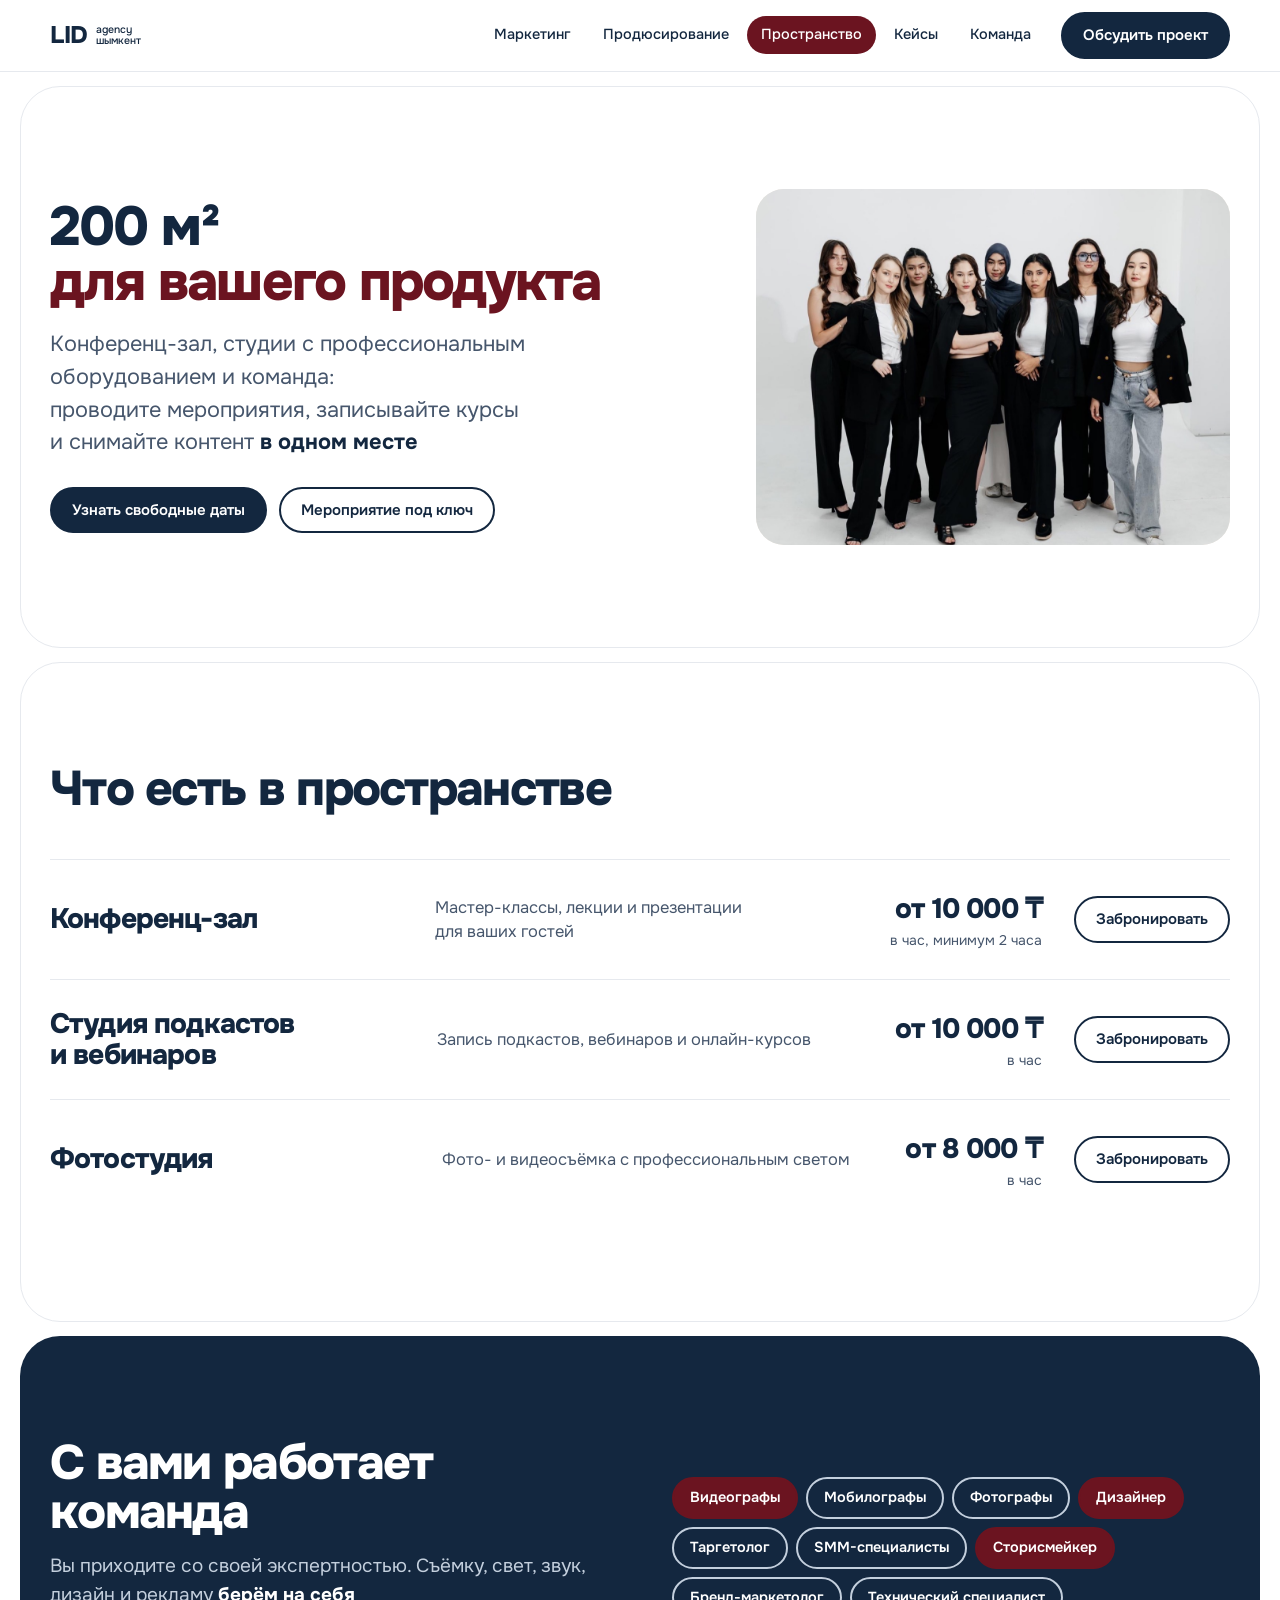
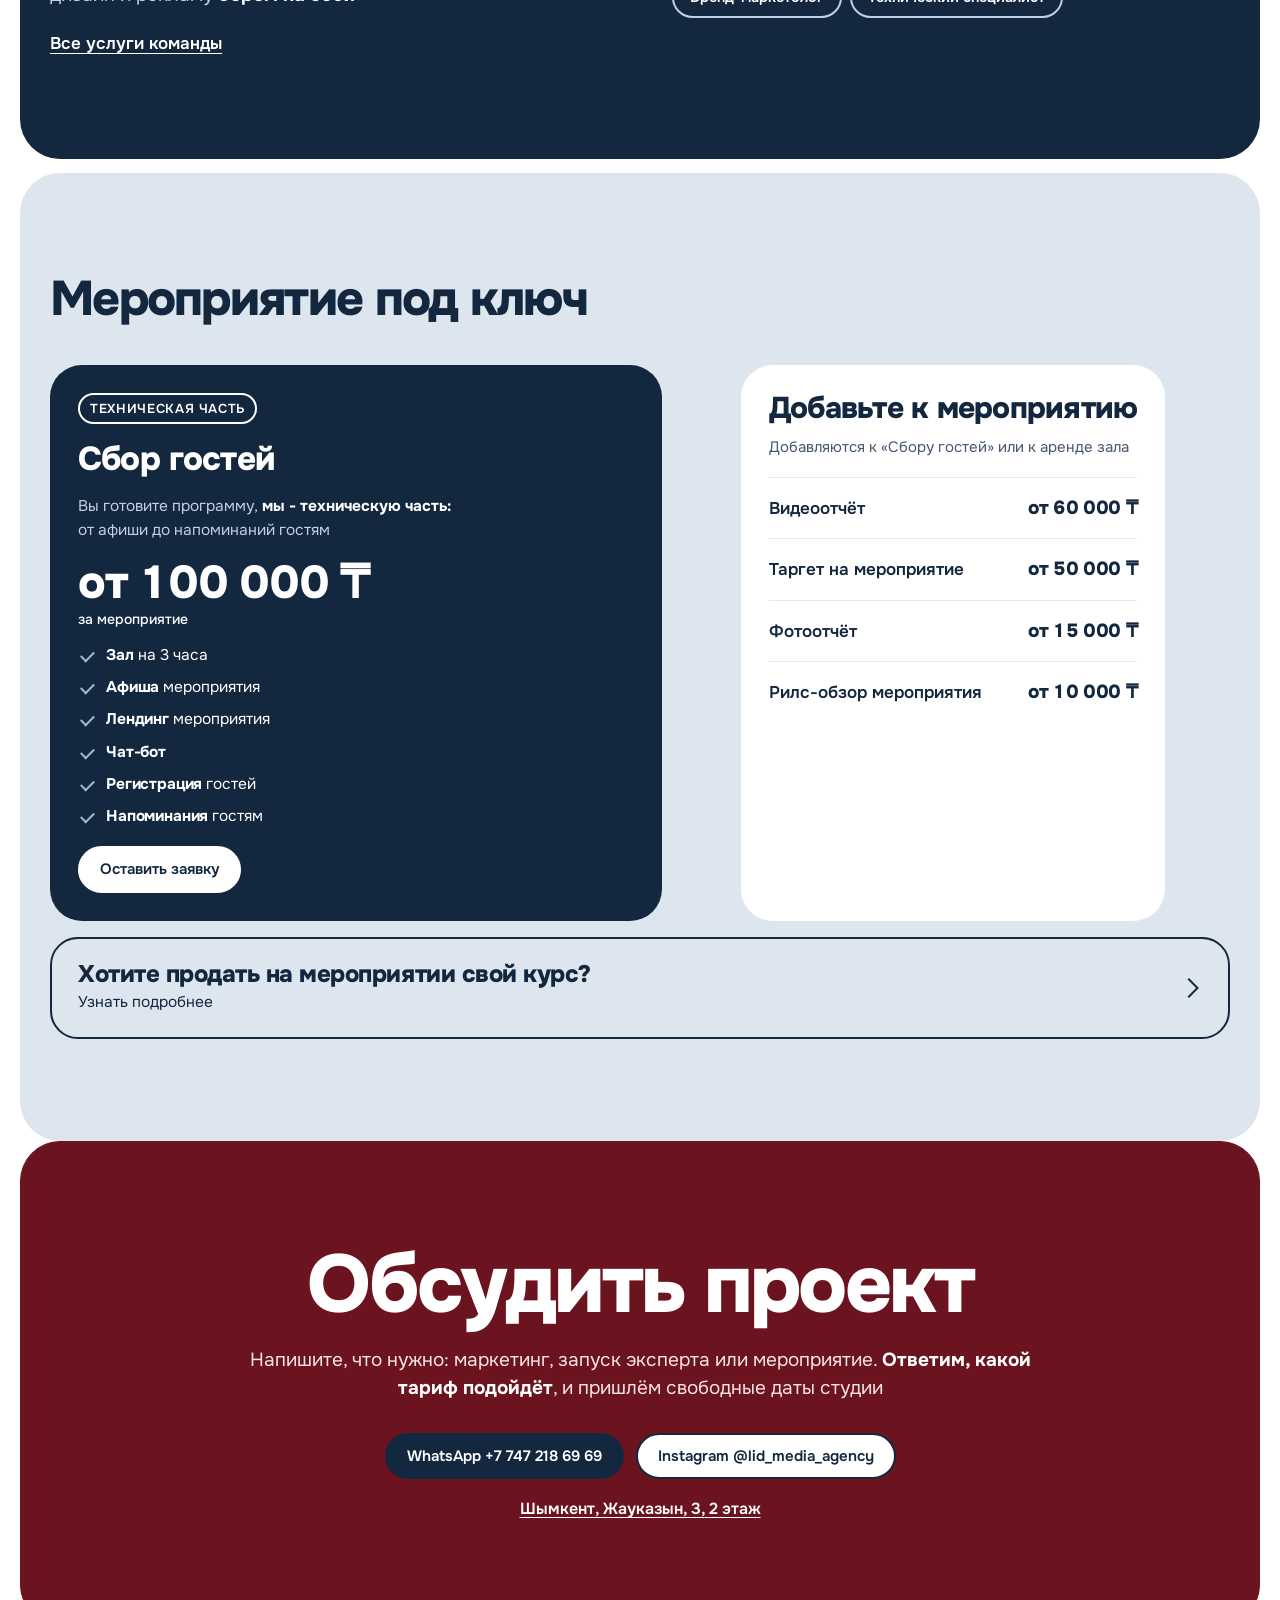
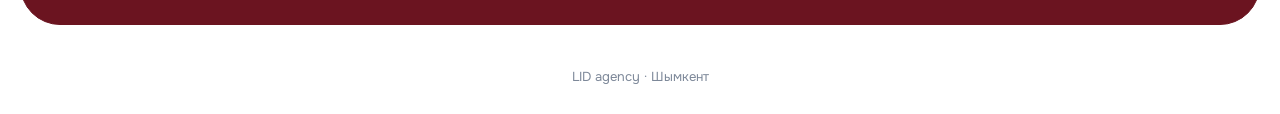
<file: meropriyatiya.html>
<!doctype html>
<html lang="ru">
<head>
<meta charset="utf-8">
<meta name="viewport" content="width=device-width,initial-scale=1,viewport-fit=cover">
<title>Пространство LID</title>
<meta name="claude:viewport-fit-sides" content="cover">
<link rel="preconnect" href="https://fonts.googleapis.com">
<link rel="preconnect" href="https://fonts.gstatic.com" crossorigin>
<link rel="stylesheet" href="https://fonts.googleapis.com/css2?family=Onest:wght@400;500;600;700;800&display=swap" media="print" onload="this.media='all'">
<noscript><link rel="stylesheet" href="https://fonts.googleapis.com/css2?family=Onest:wght@400;500;600;700;800&display=swap"></noscript>
<link rel="stylesheet" href="styles.css?v=20261101g">
<style>
/* space page: 200 m2 first, rooms as a price list, team, then the turnkey event */
.sp-top{display:grid;grid-template-columns:minmax(0,1.15fr) minmax(0,.85fr);gap:clamp(28px,5vw,72px);align-items:center}
.sp-top .h2{font-size:clamp(40px,4.3vw,58px);margin:0}
.sp-top .mark{white-space:normal}
.sp-top .lead{margin-top:18px;max-width:34ch}
.sp-top .cta{margin-top:28px}
.sp-pic{border-radius:28px;overflow:hidden;aspect-ratio:4/3;background:var(--soft)}
.sp-pic img{display:block;width:100%;height:100%;object-fit:cover;object-position:50% 40%}
.sp-h{margin:0;font-size:clamp(32px,3.8vw,52px)}
.sp-h + .lead{margin-top:14px;max-width:60ch}
.zones-list{list-style:none;margin:clamp(28px,4vw,44px) 0 0;padding:0}
.zones-list li{display:grid;grid-template-columns:minmax(0,1fr) minmax(0,1.2fr) auto auto;align-items:center;gap:12px 32px;padding:28px 0;border-top:1px solid var(--line)}
.zones-list h3{margin:0;font-family:var(--display);font-weight:800;font-size:clamp(22px,2.2vw,30px);letter-spacing:-.03em;line-height:1.08}
.zones-list p{margin:0;font-size:16.5px;line-height:1.45;color:var(--text2)}
.z-price{display:grid;justify-items:end;text-align:right}
.z-price b{font-family:var(--display);font-weight:800;font-size:clamp(22px,2.2vw,28px);letter-spacing:-.03em;white-space:nowrap}
.z-price small{font-size:14px;color:var(--text2)}
.sp-crew{display:grid;grid-template-columns:minmax(0,1fr) minmax(0,1fr);gap:clamp(28px,5vw,72px);align-items:center}
.sp-crew .roles{margin:0}
.more-l{display:inline-block;margin-top:22px;font-weight:600;color:var(--paper);text-underline-offset:4px}
#event .ev-grid{margin-top:clamp(28px,4vw,40px)}
#event .bridge{margin-top:16px}
@media (max-width:860px){
  .sp-top,.sp-crew{grid-template-columns:minmax(0,1fr)}
  .zones-list li{grid-template-columns:minmax(0,1fr) auto;grid-template-areas:"t t" "d d" "p b";padding:24px 0}
  .zones-list h3{grid-area:t}
  .zones-list p{grid-area:d}
  .z-price{grid-area:p;justify-items:start;text-align:left}
  .zones-list .pill{grid-area:b}
}
@media (max-width:420px){
  .zones-list li{grid-template-areas:"t" "d" "p" "b";grid-template-columns:minmax(0,1fr)}
  .zones-list .pill{width:100%;padding-block:13px}
}
</style>
</head>
<body>
<header class="top gut">
  <div class="in">
    <a class="logo" href="index.html">LID <small>agency<br>Шымкент</small></a>
    <nav class="nav" id="site-nav" aria-label="Разделы">
      <a href="index.html#marketing">Маркетинг</a>
      <a href="prodyusirovanie.html">Продюсирование</a>
      <a href="meropriyatiya.html" aria-current="page">Пространство</a>
      <a href="index.html#cases">Кейсы</a>
      <a href="komanda.html">Команда</a>
    </nav>
    <a class="pill dark" href="https://wa.me/77472186969?text=%D0%97%D0%B4%D1%80%D0%B0%D0%B2%D1%81%D1%82%D0%B2%D1%83%D0%B9%D1%82%D0%B5%21%20%D0%A5%D0%BE%D1%87%D1%83%20%D0%BE%D0%B1%D1%81%D1%83%D0%B4%D0%B8%D1%82%D1%8C%20%D0%BC%D0%B5%D1%80%D0%BE%D0%BF%D1%80%D0%B8%D1%8F%D1%82%D0%B8%D0%B5%20%D0%B8%D0%BB%D0%B8%20%D0%B0%D1%80%D0%B5%D0%BD%D0%B4%D1%83" target="_blank" rel="noopener">Обсудить проект</a>
    <button class="menu-btn" type="button" aria-expanded="false" aria-controls="site-nav" aria-label="Меню"><span></span></button>
  </div>
</header>

<main id="top">
  <section class="panel band gut first phero sp-hero">
    <div class="in sp-top">
      <div>
        <h1 class="h2"><span class="nw">200&nbsp;м²</span><br><span class="mark">для&nbsp;вашего продукта</span></h1>
        <p class="lead"><span class="nw">Конференц-зал, студии</span> с&nbsp;профессиональным оборудованием <span class="nw">и&nbsp;команда:</span> <span class="nw">проводите мероприятия,</span> <span class="nw">записывайте курсы</span> <span class="nw">и&nbsp;снимайте контент</span> <b><span class="nw">в&nbsp;одном месте</span></b></p>
        <div class="cta">
          <a class="pill dark" href="https://wa.me/77472186969?text=%D0%97%D0%B4%D1%80%D0%B0%D0%B2%D1%81%D1%82%D0%B2%D1%83%D0%B9%D1%82%D0%B5%21%20%D0%A5%D0%BE%D1%87%D1%83%20%D1%83%D0%B7%D0%BD%D0%B0%D1%82%D1%8C%20%D1%81%D0%B2%D0%BE%D0%B1%D0%BE%D0%B4%D0%BD%D1%8B%D0%B5%20%D0%B4%D0%B0%D1%82%D1%8B%20%D0%B2%20%D0%BF%D1%80%D0%BE%D1%81%D1%82%D1%80%D0%B0%D0%BD%D1%81%D1%82%D0%B2%D0%B5%20LID" target="_blank" rel="noopener">Узнать свободные даты</a>
          <a class="pill" href="#event">Мероприятие под&nbsp;ключ</a>
        </div>
      </div>
      <div class="sp-pic"><img src="media/team1.jpg" alt="Команда LID в студии" width="1600" height="1259"></div>
    </div>
  </section>

  <!-- the three rooms, each one row: what it is for, price per hour, booking -->
  <section class="panel band gut" id="zones" aria-labelledby="zones-h">
    <div class="in">
      <h2 class="h2 sp-h" id="zones-h">Что есть <span class="nw">в&nbsp;пространстве</span></h2>
      <ul class="zones-list">
        <li>
          <h3>Конференц-зал</h3>
          <p><span class="nw">Мастер-классы, лекции</span> <span class="nw">и&nbsp;презентации</span> <span class="nw">для&nbsp;ваших гостей</span></p>
          <div class="z-price"><b>от&nbsp;10&nbsp;000&nbsp;₸</b><small><span class="nw">в&nbsp;час,</span> <span class="nw">минимум 2 часа</span></small></div>
          <a class="pill" href="https://wa.me/77472186969?text=%D0%97%D0%B4%D1%80%D0%B0%D0%B2%D1%81%D1%82%D0%B2%D1%83%D0%B9%D1%82%D0%B5%21%20%D0%A5%D0%BE%D1%87%D1%83%20%D0%B0%D1%80%D0%B5%D0%BD%D0%B4%D0%BE%D0%B2%D0%B0%D1%82%D1%8C%20%D0%BA%D0%BE%D0%BD%D1%84%D0%B5%D1%80%D0%B5%D0%BD%D1%86-%D0%B7%D0%B0%D0%BB" target="_blank" rel="noopener">Забронировать</a>
        </li>
        <li>
          <h3>Студия подкастов и&nbsp;вебинаров</h3>
          <p><span class="nw">Запись подкастов,</span> <span class="nw">вебинаров</span> <span class="nw">и&nbsp;онлайн-курсов</span></p>
          <div class="z-price"><b>от&nbsp;10&nbsp;000&nbsp;₸</b><small>в&nbsp;час</small></div>
          <a class="pill" href="https://wa.me/77472186969?text=%D0%97%D0%B4%D1%80%D0%B0%D0%B2%D1%81%D1%82%D0%B2%D1%83%D0%B9%D1%82%D0%B5%21%20%D0%A5%D0%BE%D1%87%D1%83%20%D0%B0%D1%80%D0%B5%D0%BD%D0%B4%D0%BE%D0%B2%D0%B0%D1%82%D1%8C%20%D1%81%D1%82%D1%83%D0%B4%D0%B8%D1%8E%20%D0%BF%D0%BE%D0%B4%D0%BA%D0%B0%D1%81%D1%82%D0%BE%D0%B2%20%D0%B8%20%D0%B2%D0%B5%D0%B1%D0%B8%D0%BD%D0%B0%D1%80%D0%BE%D0%B2" target="_blank" rel="noopener">Забронировать</a>
        </li>
        <li>
          <h3>Фотостудия</h3>
          <p><span class="nw">Фото- и&nbsp;видеосъёмка</span> <span class="nw">с&nbsp;профессиональным светом</span></p>
          <div class="z-price"><b>от&nbsp;8&nbsp;000&nbsp;₸</b><small>в&nbsp;час</small></div>
          <a class="pill" href="https://wa.me/77472186969?text=%D0%97%D0%B4%D1%80%D0%B0%D0%B2%D1%81%D1%82%D0%B2%D1%83%D0%B9%D1%82%D0%B5%21%20%D0%A5%D0%BE%D1%87%D1%83%20%D0%B0%D1%80%D0%B5%D0%BD%D0%B4%D0%BE%D0%B2%D0%B0%D1%82%D1%8C%20%D1%84%D0%BE%D1%82%D0%BE%D1%81%D1%82%D1%83%D0%B4%D0%B8%D1%8E" target="_blank" rel="noopener">Забронировать</a>
        </li>
      </ul>
    </div>
  </section>

  <!-- the team that works the space -->
  <section class="band gut on-dark" aria-labelledby="crew-h">
    <div class="in sp-crew">
      <div>
        <h2 class="h2 sp-h" id="crew-h"><span class="nw">С&nbsp;вами работает</span> <span class="nw">команда</span></h2>
        <p class="lead"><span class="nw">Вы приходите</span> <span class="nw">со&nbsp;своей экспертностью.</span> <span class="nw">Съёмку, свет, звук,</span> <span class="nw">дизайн и&nbsp;рекламу</span> <b><span class="nw">берём на&nbsp;себя</span></b></p>
        <a class="more-l" href="komanda.html">Все услуги команды</a>
      </div>
      <ul class="roles">
        <li>Видеографы</li><li>Мобилографы</li><li>Фотографы</li><li>Дизайнер</li><li>Таргетолог</li><li>SMM-специалисты</li><li>Сторисмейкер</li><li>Бренд-маркетолог</li><li>Технический специалист</li>
      </ul>
    </div>
  </section>

  <!-- turnkey event with its add-ons next to it -->
  <section class="band gut tone-sky" id="event" aria-labelledby="event-h">
    <div class="in">
      <h2 class="h2 sp-h" id="event-h">Мероприятие <span class="nw">под&nbsp;ключ</span></h2>
      <div class="ev-grid">
        <article class="tf dk" id="t-guests">
          <div class="n"><span class="tag">техническая часть</span></div>
          <h3><span class="nw">Сбор гостей</span></h3>
          <p class="who"><span class="nw">Вы&nbsp;готовите программу,</span> <b><span class="nw">мы&nbsp;- техническую часть:</span></b> <span class="nw">от&nbsp;афиши</span> <span class="nw">до&nbsp;напоминаний гостям</span></p>
          <div class="price">от&nbsp;100&nbsp;000&nbsp;₸<small>за&nbsp;мероприятие</small></div>
          <ul>
            <li><span><b>Зал</b> <span class="nw">на&nbsp;3 часа</span></span></li>
            <li><span><b>Афиша</b>&nbsp;мероприятия</span></li>
            <li><span><b>Лендинг</b>&nbsp;мероприятия</span></li>
            <li><span><b><span class="nw">Чат-бот</span></b></span></li>
            <li><span><b>Регистрация</b>&nbsp;гостей</span></li>
            <li><span><b>Напоминания</b>&nbsp;гостям</span></li>
          </ul>
          <a class="pill tf-cta" href="https://wa.me/77472186969?text=%D0%97%D0%B4%D1%80%D0%B0%D0%B2%D1%81%D1%82%D0%B2%D1%83%D0%B9%D1%82%D0%B5%21%20%D0%A5%D0%BE%D1%87%D1%83%20%D0%BE%D0%B1%D1%81%D1%83%D0%B4%D0%B8%D1%82%D1%8C%20%D0%BC%D0%B5%D1%80%D0%BE%D0%BF%D1%80%D0%B8%D1%8F%D1%82%D0%B8%D0%B5%3A%20%D1%81%D0%B1%D0%BE%D1%80%20%D0%B3%D0%BE%D1%81%D1%82%D0%B5%D0%B9" target="_blank" rel="noopener">Оставить заявку</a>
        </article>
        <div class="plist">
          <h3><span class="nw">Добавьте</span> <span class="nw">к&nbsp;мероприятию</span></h3>
          <p><span class="nw">Добавляются к&nbsp;«Сбору гостей»</span> <span class="nw">или&nbsp;к&nbsp;аренде зала</span></p>
          <ul>
            <li><span>Видеоотчёт</span><b>от&nbsp;60&nbsp;000&nbsp;₸</b></li>
            <li><span><span class="nw">Таргет на&nbsp;мероприятие</span></span><b>от&nbsp;50&nbsp;000&nbsp;₸</b></li>
            <li><span>Фотоотчёт</span><b>от&nbsp;15&nbsp;000&nbsp;₸</b></li>
            <li><span><span class="nw">Рилс-обзор мероприятия</span></span><b>от&nbsp;10&nbsp;000&nbsp;₸</b></li>
          </ul>
        </div>
      </div>

      <a class="bridge" href="prodyusirovanie.html#t-event">
        <span><b><span class="nw">Хотите продать</span> <span class="nw">на&nbsp;мероприятии свой курс?</span></b><span>Узнать подробнее</span></span>
      </a>
    </div>
  </section>

  <section class="panel band gut final" id="contact">
    <div class="in">
      <h2 class="h2">Обсудить <span class="mark">проект</span></h2>
      <p class="lead" style="margin-inline:auto">Напишите, что&nbsp;нужно: <span class="nw">маркетинг, запуск эксперта</span> <span class="nw">или&nbsp;мероприятие.</span> <b><span class="nw">Ответим,</span> какой тариф подойдёт</b>, <span class="nw">и&nbsp;пришлём</span> <span class="nw">свободные даты студии</span></p>
      <div class="cta">
        <a class="pill dark" href="https://wa.me/77472186969?text=%D0%97%D0%B4%D1%80%D0%B0%D0%B2%D1%81%D1%82%D0%B2%D1%83%D0%B9%D1%82%D0%B5%21%20%D0%A5%D0%BE%D1%87%D1%83%20%D0%BE%D0%B1%D1%81%D1%83%D0%B4%D0%B8%D1%82%D1%8C%20%D0%BC%D0%B5%D1%80%D0%BE%D0%BF%D1%80%D0%B8%D1%8F%D1%82%D0%B8%D0%B5%20%D0%B8%D0%BB%D0%B8%20%D0%B0%D1%80%D0%B5%D0%BD%D0%B4%D1%83" target="_blank" rel="noopener">WhatsApp +7&nbsp;747&nbsp;218&nbsp;69&nbsp;69</a>
        <a class="pill" href="https://www.instagram.com/lid_media_agency/" target="_blank" rel="noopener">Instagram @lid_media_agency</a>
      </div>
      <p class="addr"><a href="https://2gis.kz/shymkent/search/%D0%96%D0%B0%D1%83%D0%BA%D0%B0%D0%B7%D1%8B%D0%BD%203" target="_blank" rel="noopener">Шымкент, <span class="nw">Жауказын, 3,</span> <span class="nw">2 этаж</span></a></p>
    </div>
  </section>
</main>

<footer class="gut">LID agency · Шымкент</footer>


<script src="script.js?v=20261101g"></script>
</body>
</html>
</file>
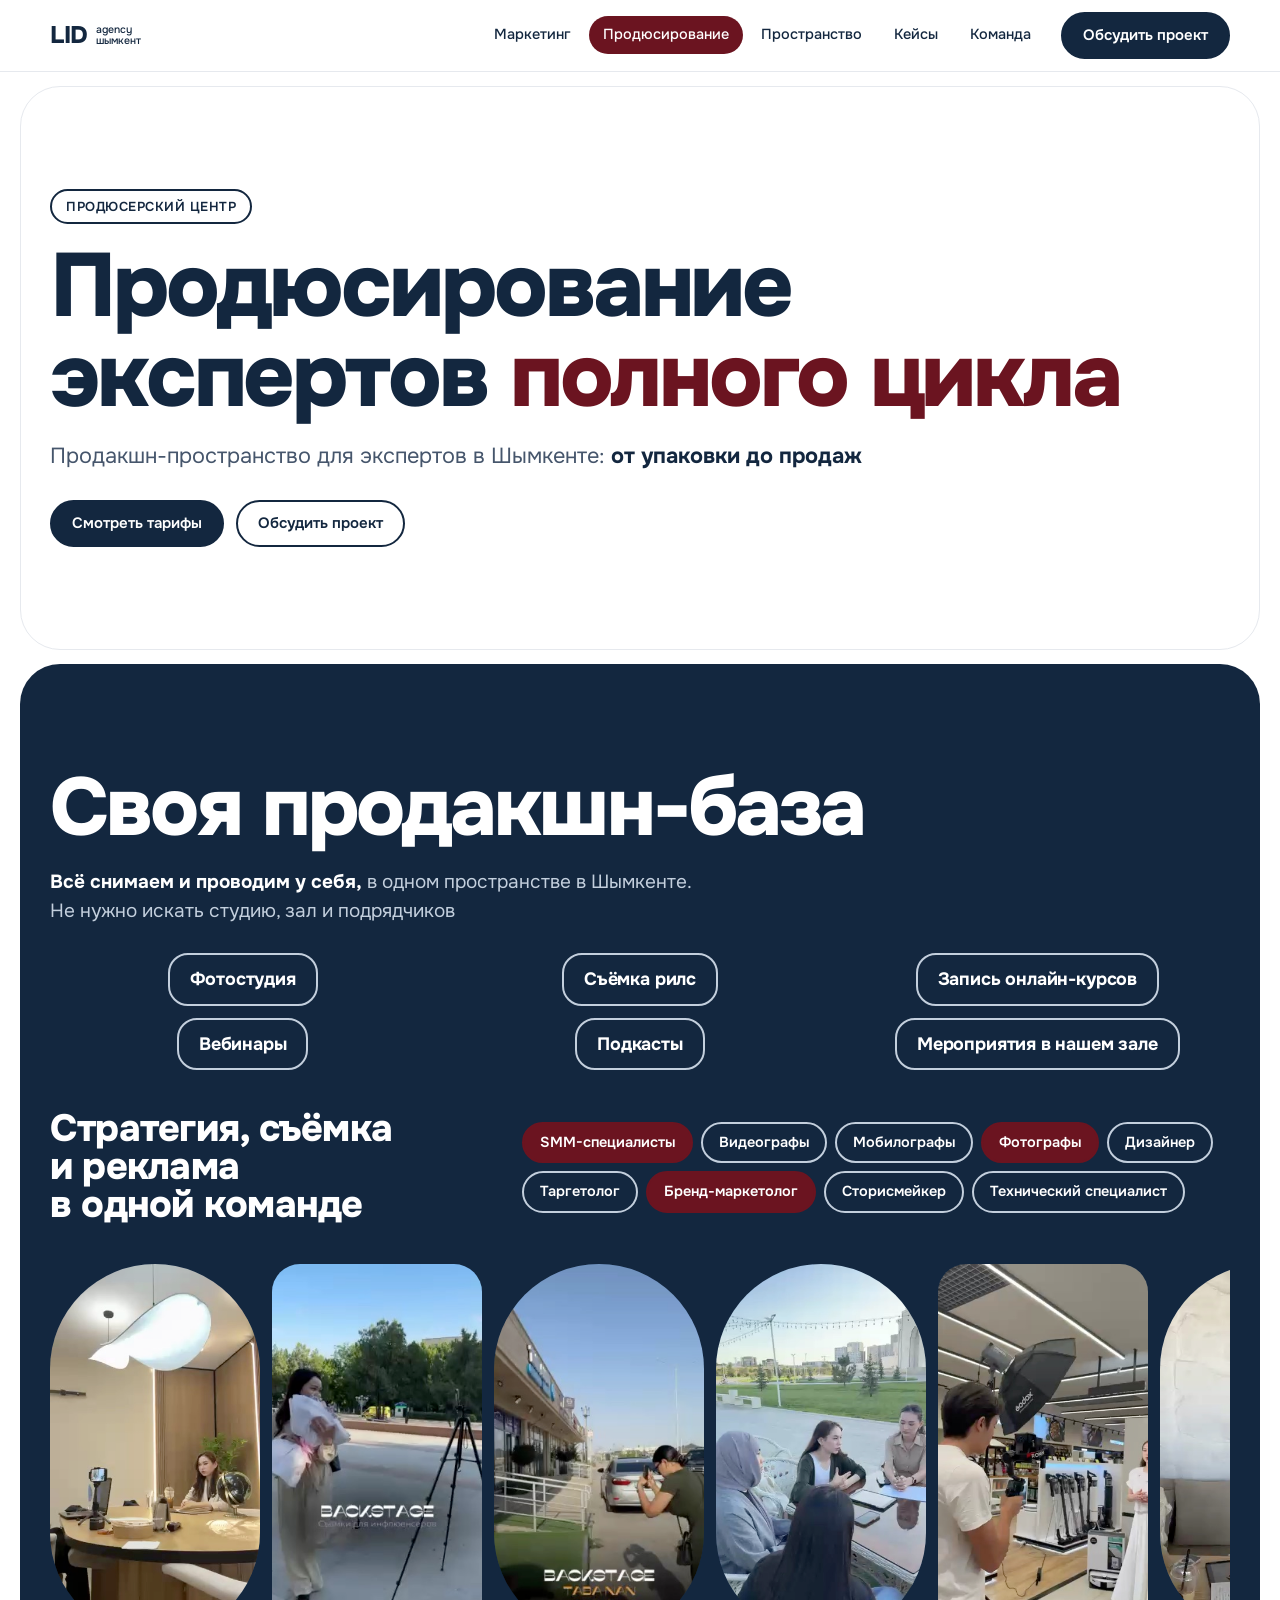
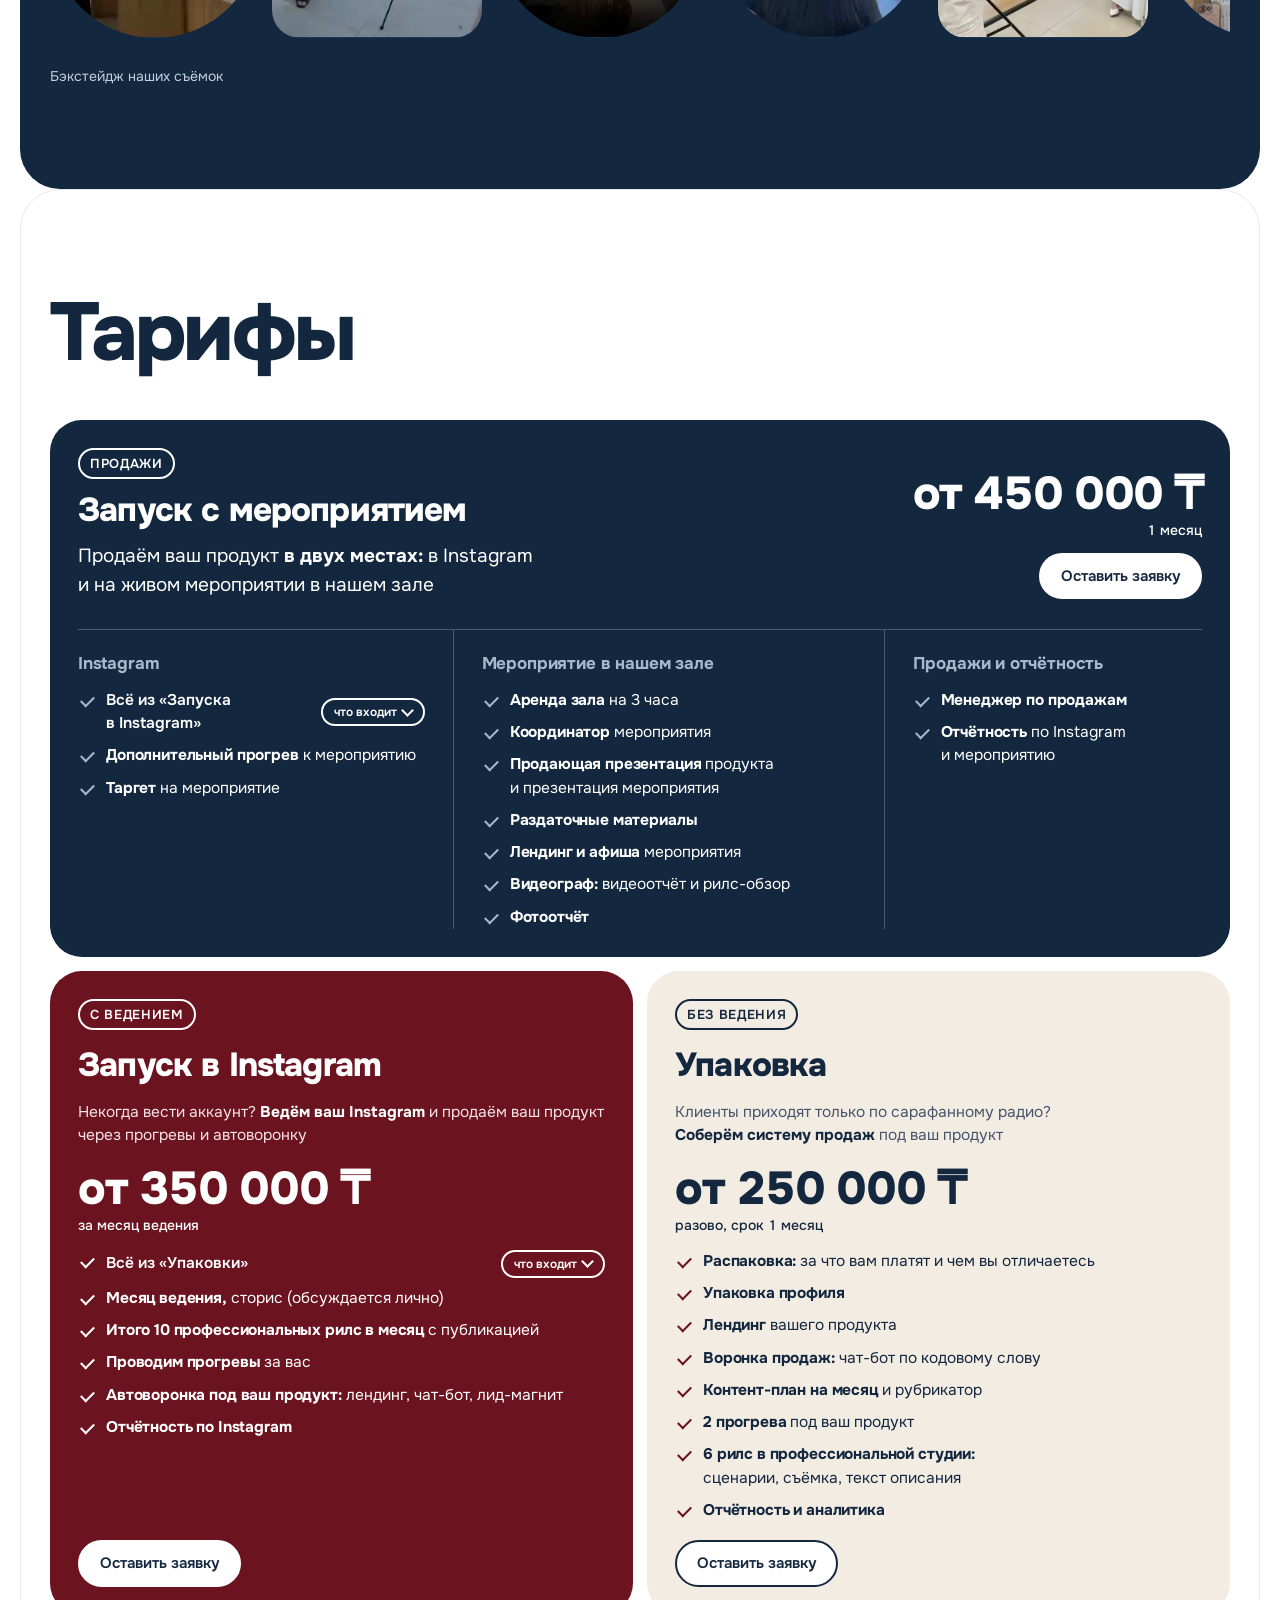
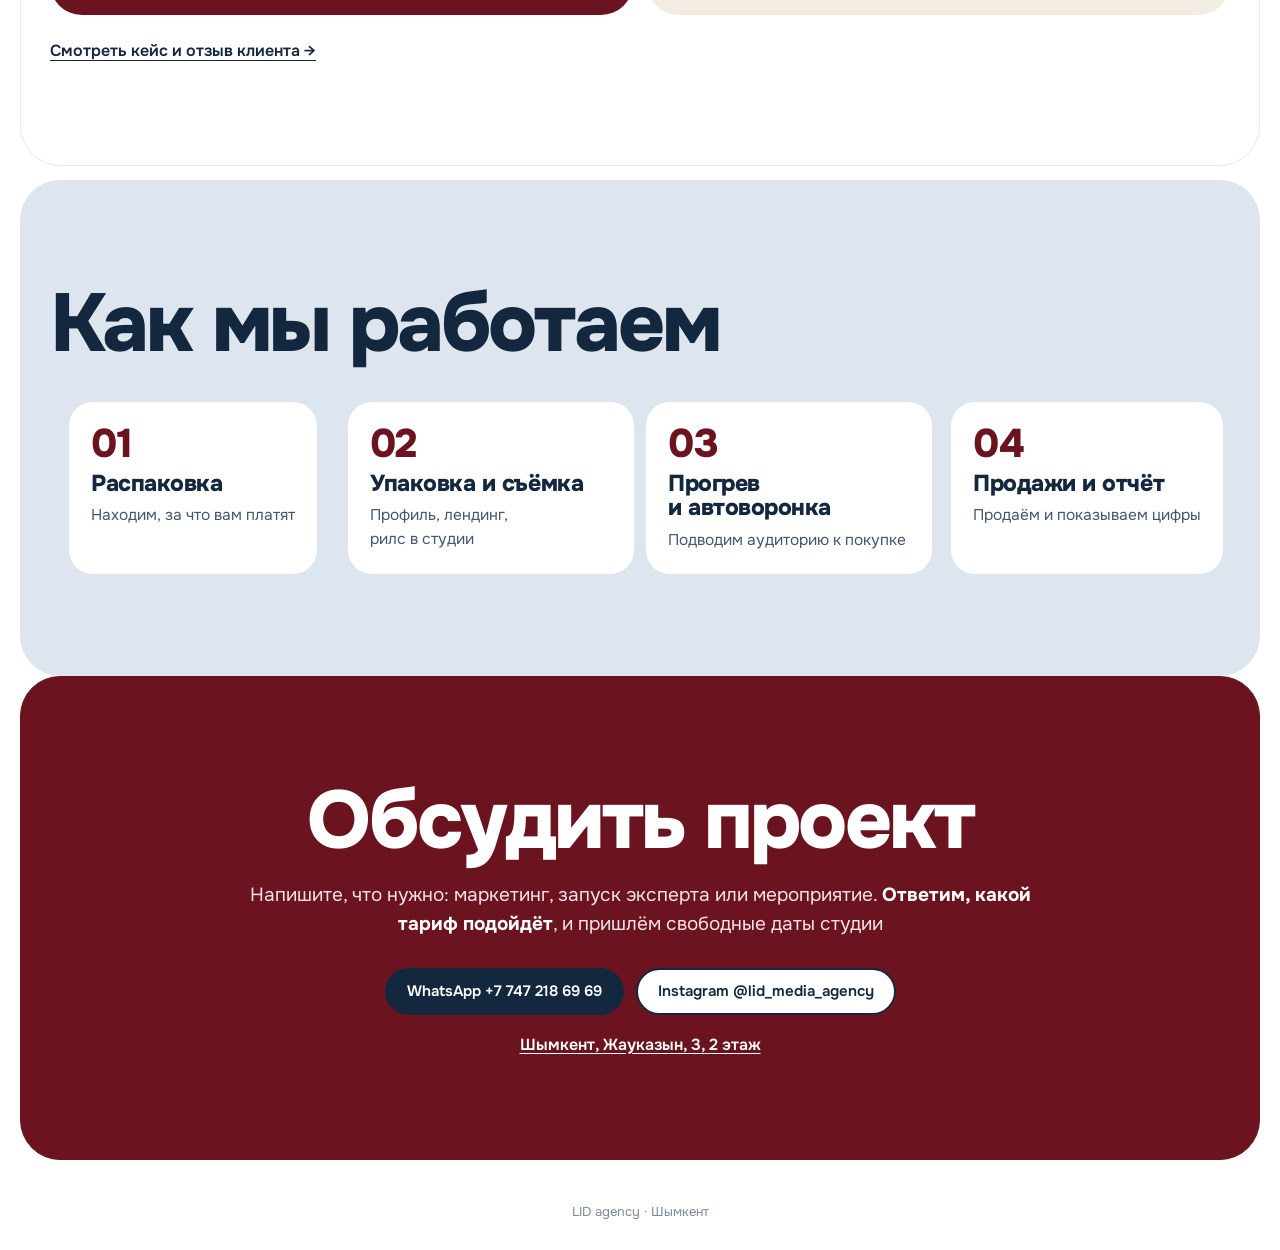
<file: prodyusirovanie.html>
<!doctype html>
<html lang="ru">
<head>
<meta charset="utf-8">
<meta name="viewport" content="width=device-width,initial-scale=1,viewport-fit=cover">
<title>Продюсирование LID</title>
<meta name="claude:viewport-fit-sides" content="cover">
<link rel="preconnect" href="https://fonts.googleapis.com">
<link rel="preconnect" href="https://fonts.gstatic.com" crossorigin>
<link rel="stylesheet" href="https://fonts.googleapis.com/css2?family=Onest:wght@400;500;600;700;800&display=swap" media="print" onload="this.media='all'">
<noscript><link rel="stylesheet" href="https://fonts.googleapis.com/css2?family=Onest:wght@400;500;600;700;800&display=swap"></noscript>
<link rel="stylesheet" href="styles.css?v=20261101g">
</head>
<body>
<header class="top gut">
  <div class="in">
    <a class="logo" href="index.html">LID <small>agency<br>Шымкент</small></a>
    <nav class="nav" id="site-nav" aria-label="Разделы">
      <a href="index.html#marketing">Маркетинг</a>
      <a href="prodyusirovanie.html" aria-current="page">Продюсирование</a>
      <a href="meropriyatiya.html">Пространство</a>
      <a href="index.html#cases">Кейсы</a>
      <a href="komanda.html">Команда</a>
    </nav>
    <a class="pill dark" href="https://wa.me/77472186969?text=%D0%97%D0%B4%D1%80%D0%B0%D0%B2%D1%81%D1%82%D0%B2%D1%83%D0%B9%D1%82%D0%B5%21%20%D0%A5%D0%BE%D1%87%D1%83%20%D0%BE%D0%B1%D1%81%D1%83%D0%B4%D0%B8%D1%82%D1%8C%20%D0%BF%D1%80%D0%BE%D0%B4%D1%8E%D1%81%D0%B8%D1%80%D0%BE%D0%B2%D0%B0%D0%BD%D0%B8%D0%B5" target="_blank" rel="noopener">Обсудить проект</a>
    <button class="menu-btn" type="button" aria-expanded="false" aria-controls="site-nav" aria-label="Меню"><span></span></button>
  </div>
</header>

<main id="top">
  <section class="panel band gut first phero">
    <div class="in">
      <span class="kicker">Продюсерский центр</span>
      <h1 class="h2">Продюсирование экспертов <span class="mark"><span class="nw">полного цикла</span></span></h1>
      <p class="lead"><span class="nw">Продакшн-пространство</span> <span class="nw">для&nbsp;экспертов в&nbsp;Шымкенте:</span> <b><span class="nw">от&nbsp;упаковки до&nbsp;продаж</span></b></p>
      <div class="cta">
        <a class="pill dark" href="#prod">Смотреть тарифы</a>
        <a class="pill" href="https://wa.me/77472186969?text=%D0%97%D0%B4%D1%80%D0%B0%D0%B2%D1%81%D1%82%D0%B2%D1%83%D0%B9%D1%82%D0%B5%21%20%D0%A5%D0%BE%D1%87%D1%83%20%D0%BE%D0%B1%D1%81%D1%83%D0%B4%D0%B8%D1%82%D1%8C%20%D0%BF%D1%80%D0%BE%D0%B4%D1%8E%D1%81%D0%B8%D1%80%D0%BE%D0%B2%D0%B0%D0%BD%D0%B8%D0%B5" target="_blank" rel="noopener">Обсудить проект</a>
      </div>
    </div>
  </section>

  <section class="band gut on-dark" aria-labelledby="base-h">
    <div class="in">
      <h2 class="h2" id="base-h">Своя <span class="nw">продакшн-база</span></h2>
      <p class="lead"><b><span class="nw">Всё снимаем и&nbsp;проводим у&nbsp;себя,</span></b> <span class="nw">в&nbsp;одном пространстве</span> <span class="nw">в&nbsp;Шымкенте.</span> <span class="nw">Не&nbsp;нужно искать</span> <span class="nw">студию, зал и&nbsp;подрядчиков</span></p>
      <ul class="zones">
        <li>Фотостудия</li>
        <li>Съёмка рилс</li>
        <li>Запись <span class="nw">онлайн-курсов</span></li>
        <li>Вебинары</li>
        <li>Подкасты</li>
        <li>Мероприятия <span class="nw">в&nbsp;нашем зале</span></li>
      </ul>
      <div class="crew">
        <p><span class="nw">Стратегия, съёмка</span> <span class="nw">и&nbsp;реклама</span> <span class="nw">в&nbsp;одной команде</span></p>
        <ul class="roles">
          <li>SMM-специалисты</li><li>Видеографы</li><li>Мобилографы</li><li>Фотографы</li><li>Дизайнер</li><li>Таргетолог</li><li>Бренд-маркетолог</li><li>Сторисмейкер</li><li>Технический специалист</li>
        </ul>
      </div>
      <div class="wall" id="wall"></div>
      <p class="cap"><span class="nw">Бэкстейдж наших съёмок</span></p>
    </div>
  </section>

  <!-- PRODUCING -->
  <section class="panel band gut" id="prod">
    <div class="in">
      <h2 class="h2">Тарифы</h2>
      <nav class="ladder" aria-label="Тарифы продюсирования">
        <a class="dk" href="#t-event"><span>Запуск с&nbsp;мероприятием</span><b>от&nbsp;450&nbsp;000&nbsp;₸</b></a>
        <a class="feat" href="#t-insta"><span>Запуск <span class="nw">в&nbsp;Instagram</span></span><b>от&nbsp;350&nbsp;000&nbsp;₸</b></a>
        <a class="soft" href="#t-pack"><span>Упаковка</span><b><span class="nw">от&nbsp;250&nbsp;000&nbsp;₸</span></b></a>
      </nav>
      <div class="tariffs two">
        <article class="tf dk wide ev3" id="t-event">
          <div class="ev3-top">
            <div class="ev3-intro">
              <span class="tag">продажи</span>
              <h3>Запуск с&nbsp;мероприятием</h3>
              <p class="who"><span class="nw">Продаём ваш продукт</span> <b><span class="nw">в&nbsp;двух местах:</span></b> <span class="nw">в&nbsp;Instagram</span> <span class="nw">и&nbsp;на&nbsp;живом мероприятии</span> <span class="nw">в&nbsp;нашем зале</span></p>
            </div>
            <div class="ev3-buy">
              <div class="price">от&nbsp;450&nbsp;000&nbsp;₸<small>1 месяц</small></div>
              <a class="pill tf-cta" href="https://wa.me/77472186969?text=%D0%97%D0%B4%D1%80%D0%B0%D0%B2%D1%81%D1%82%D0%B2%D1%83%D0%B9%D1%82%D0%B5%21%20%D0%A5%D0%BE%D1%87%D1%83%20%D0%BE%D0%B1%D1%81%D1%83%D0%B4%D0%B8%D1%82%D1%8C%20%D0%BF%D1%80%D0%BE%D0%B4%D1%8E%D1%81%D0%B8%D1%80%D0%BE%D0%B2%D0%B0%D0%BD%D0%B8%D0%B5%2C%20%D1%82%D0%B0%D1%80%D0%B8%D1%84%20%C2%AB%D0%97%D0%B0%D0%BF%D1%83%D1%81%D0%BA%20%D1%81%20%D0%BC%D0%B5%D1%80%D0%BE%D0%BF%D1%80%D0%B8%D1%8F%D1%82%D0%B8%D0%B5%D0%BC%C2%BB" target="_blank" rel="noopener">Оставить заявку</a>
            </div>
          </div>
          <div class="ev3-cols">
            <div class="ev3-col">
              <h4>Instagram</h4>
              <ul>
                <li class="plus"><details class="inc"><summary><span>Всё из&nbsp;«Запуска <span class="nw">в&nbsp;Instagram</span>»</span><span class="sw" aria-hidden="true"></span></summary>
                  <ul>
                    <li><span>Всё из&nbsp;«Упаковки»</span></li>
                    <li><span><span class="nw">Месяц ведения,</span> <span class="nw">сторис (обсуждается лично)</span></span></li>
                    <li><span>Итого <span class="nw">10 профессиональных рилс</span> <span class="nw">в&nbsp;месяц</span></span></li>
                    <li><span><span class="nw">Проводим прогревы</span> за&nbsp;вас</span></li>
                    <li><span>Автоворонка: лендинг, <span class="nw">чат-бот</span>, <span class="nw">лид-магнит</span></span></li>
                    <li><span>Отчётность <span class="nw">по&nbsp;Instagram</span></span></li>
                  </ul>
                </details></li>
                <li><span><b>Дополнительный прогрев</b> <span class="nw">к&nbsp;мероприятию</span></span></li>
                <li><span><b>Таргет</b> <span class="nw">на&nbsp;мероприятие</span></span></li>
              </ul>
            </div>
            <div class="ev3-col">
              <h4>Мероприятие <span class="nw">в&nbsp;нашем зале</span></h4>
              <ul>
                <li><span><b>Аренда зала</b> <span class="nw">на&nbsp;3 часа</span></span></li>
                <li><span><b>Координатор</b>&nbsp;мероприятия</span></li>
                <li><span><b>Продающая презентация</b>&nbsp;продукта <span class="nw">и&nbsp;презентация мероприятия</span></span></li>
                <li><span><b><span class="nw">Раздаточные материалы</span></b></span></li>
                <li><span><b>Лендинг <span class="nw">и&nbsp;афиша</span></b>&nbsp;мероприятия</span></li>
                <li><span><b>Видеограф:</b> <span class="nw">видеоотчёт и&nbsp;рилс-обзор</span></span></li>
                <li><span><b>Фотоотчёт</b></span></li>
              </ul>
            </div>
            <div class="ev3-col">
              <h4>Продажи <span class="nw">и&nbsp;отчётность</span></h4>
              <ul>
                <li><span><b><span class="nw">Менеджер по&nbsp;продажам</span></b></span></li>
                <li><span><b>Отчётность</b> <span class="nw">по&nbsp;Instagram</span> <span class="nw">и&nbsp;мероприятию</span></span></li>
              </ul>
            </div>
          </div>
        </article>
        <article class="tf feat" id="t-insta">
          <div class="n"><span class="tag">с&nbsp;ведением</span></div>
          <h3>Запуск <span class="nw">в&nbsp;Instagram</span></h3>
          <p class="who"><span class="nw">Некогда вести аккаунт?</span> <b><span class="nw">Ведём ваш Instagram</span></b> <span class="nw">и&nbsp;продаём ваш продукт</span> <span class="nw">через прогревы и&nbsp;автоворонку</span></p>
          <div class="price">от&nbsp;350&nbsp;000&nbsp;₸<small>за&nbsp;месяц ведения</small></div>
          <ul>
            <li class="plus"><details class="inc"><summary><span>Всё из&nbsp;«Упаковки»</span><span class="sw" aria-hidden="true"></span></summary>
              <ul>
                <li><span>Распаковка</span></li>
                <li><span>Упаковка профиля</span></li>
                <li><span>Лендинг</span></li>
                <li><span>Воронка продаж</span></li>
                <li><span><span class="nw">Контент-план и&nbsp;рубрикатор</span></span></li>
                <li><span>2 прогрева</span></li>
                <li><span>6 рилс <span class="nw">в&nbsp;профессиональной студии</span></span></li>
                <li><span><span class="nw">Отчётность и&nbsp;аналитика</span></span></li>
              </ul>
            </details></li>
            <li><span><b><span class="nw">Месяц ведения,</span></b> <span class="nw">сторис (обсуждается лично)</span></span></li>
            <li><span><b>Итого <span class="nw">10 профессиональных рилс</span> <span class="nw">в&nbsp;месяц</span></b> <span class="nw">с&nbsp;публикацией</span></span></li>
            <li><span><b>Проводим прогревы</b> <span class="nw">за&nbsp;вас</span></span></li>
            <li><span><b>Автоворонка <span class="nw">под&nbsp;ваш продукт</span>:</b>&nbsp;лендинг, <span class="nw">чат-бот</span>, <span class="nw">лид-магнит</span></span></li>
            <li><span><b>Отчётность <span class="nw">по&nbsp;Instagram</span></b></span></li>
          </ul>
          <a class="pill tf-cta" href="https://wa.me/77472186969?text=%D0%97%D0%B4%D1%80%D0%B0%D0%B2%D1%81%D1%82%D0%B2%D1%83%D0%B9%D1%82%D0%B5%21%20%D0%A5%D0%BE%D1%87%D1%83%20%D0%BE%D0%B1%D1%81%D1%83%D0%B4%D0%B8%D1%82%D1%8C%20%D0%BF%D1%80%D0%BE%D0%B4%D1%8E%D1%81%D0%B8%D1%80%D0%BE%D0%B2%D0%B0%D0%BD%D0%B8%D0%B5%2C%20%D1%82%D0%B0%D1%80%D0%B8%D1%84%20%C2%AB%D0%97%D0%B0%D0%BF%D1%83%D1%81%D0%BA%20%D0%B2%20Instagram%C2%BB" target="_blank" rel="noopener">Оставить заявку</a>
        </article>
        <article class="tf soft" id="t-pack">
          <div class="n"><span class="tag">без&nbsp;ведения</span></div>
          <h3>Упаковка</h3>
          <p class="who"><span class="nw">Клиенты приходят только</span> <span class="nw">по&nbsp;сарафанному радио?</span> <b><span class="nw">Соберём систему продаж</span></b> <span class="nw">под&nbsp;ваш продукт</span></p>
          <div class="price"><span class="nw">от&nbsp;250&nbsp;000&nbsp;₸</span><small>разово, срок 1 месяц</small></div>
          <ul>
            <li><span><b>Распаковка:</b> <span class="nw">за&nbsp;что&nbsp;вам платят</span> <span class="nw">и&nbsp;чем вы&nbsp;отличаетесь</span></span></li>
            <li><span><b>Упаковка профиля</b></span></li>
            <li><span><b>Лендинг</b> <span class="nw">вашего продукта</span></span></li>
            <li><span><b>Воронка продаж:</b> <span class="nw">чат-бот</span> <span class="nw">по&nbsp;кодовому слову</span></span></li>
            <li><span><b><span class="nw">Контент-план на&nbsp;месяц</span></b> <span class="nw">и&nbsp;рубрикатор</span></span></li>
            <li><span><b>2 прогрева</b> <span class="nw">под&nbsp;ваш продукт</span></span></li>
            <li><span><b>6 рилс <span class="nw">в&nbsp;профессиональной студии</span>:</b> <span class="nw">сценарии, съёмка,</span> <span class="nw">текст описания</span></span></li>
            <li><span><b><span class="nw">Отчётность и&nbsp;аналитика</span></b></span></li>
          </ul>
          <a class="pill tf-cta" href="https://wa.me/77472186969?text=%D0%97%D0%B4%D1%80%D0%B0%D0%B2%D1%81%D1%82%D0%B2%D1%83%D0%B9%D1%82%D0%B5%21%20%D0%A5%D0%BE%D1%87%D1%83%20%D0%BE%D0%B1%D1%81%D1%83%D0%B4%D0%B8%D1%82%D1%8C%20%D0%BF%D1%80%D0%BE%D0%B4%D1%8E%D1%81%D0%B8%D1%80%D0%BE%D0%B2%D0%B0%D0%BD%D0%B8%D0%B5%2C%20%D1%82%D0%B0%D1%80%D0%B8%D1%84%20%C2%AB%D0%A3%D0%BF%D0%B0%D0%BA%D0%BE%D0%B2%D0%BA%D0%B0%C2%BB" target="_blank" rel="noopener">Оставить заявку</a>
        </article>
      </div>
      <a class="once-link proof-link" href="index.html#cases">Смотреть кейс и&nbsp;отзыв клиента →</a>
    </div>
  </section>


  <section class="band gut tone-sky" aria-labelledby="how-h">
    <div class="in">
      <h2 class="h2" id="how-h">Как&nbsp;мы&nbsp;работаем</h2>
      <ol class="steps">
        <li><b>Распаковка</b><span>Находим, <span class="nw">за&nbsp;что&nbsp;вам платят</span></span></li>
        <li><b>Упаковка и&nbsp;съёмка</b><span><span class="nw">Профиль, лендинг,</span> <span class="nw">рилс в&nbsp;студии</span></span></li>
        <li><b>Прогрев и&nbsp;автоворонка</b><span><span class="nw">Подводим аудиторию</span> <span class="nw">к&nbsp;покупке</span></span></li>
        <li><b>Продажи и&nbsp;отчёт</b><span>Продаём <span class="nw">и&nbsp;показываем цифры</span></span></li>
      </ol>
    </div>
  </section>

  <section class="panel band gut final" id="contact">
    <div class="in">
      <h2 class="h2">Обсудить <span class="mark">проект</span></h2>
      <p class="lead" style="margin-inline:auto">Напишите, что&nbsp;нужно: <span class="nw">маркетинг, запуск эксперта</span> <span class="nw">или&nbsp;мероприятие.</span> <b><span class="nw">Ответим,</span> какой тариф подойдёт</b>, <span class="nw">и&nbsp;пришлём</span> <span class="nw">свободные даты студии</span></p>
      <div class="cta">
        <a class="pill dark" href="https://wa.me/77472186969?text=%D0%97%D0%B4%D1%80%D0%B0%D0%B2%D1%81%D1%82%D0%B2%D1%83%D0%B9%D1%82%D0%B5%21%20%D0%A5%D0%BE%D1%87%D1%83%20%D0%BE%D0%B1%D1%81%D1%83%D0%B4%D0%B8%D1%82%D1%8C%20%D0%BF%D1%80%D0%BE%D0%B4%D1%8E%D1%81%D0%B8%D1%80%D0%BE%D0%B2%D0%B0%D0%BD%D0%B8%D0%B5" target="_blank" rel="noopener">WhatsApp +7&nbsp;747&nbsp;218&nbsp;69&nbsp;69</a>
        <a class="pill" href="https://www.instagram.com/lid_media_agency/" target="_blank" rel="noopener">Instagram @lid_media_agency</a>
      </div>
      <p class="addr"><a href="https://2gis.kz/shymkent/search/%D0%96%D0%B0%D1%83%D0%BA%D0%B0%D0%B7%D1%8B%D0%BD%203" target="_blank" rel="noopener">Шымкент, <span class="nw">Жауказын, 3,</span> <span class="nw">2 этаж</span></a></p>
    </div>
  </section>
</main>

<footer class="gut">LID agency · Шымкент</footer>


<script src="script.js?v=20261101g"></script>
</body>
</html>
</file>
<file: styles.css>
/* Arial sized to Onest's widths, so text does not re-wrap when the web font arrives */
@font-face{font-family:"Onest Fallback";src:local("Arial"),local("ArialMT");font-weight:100 550;size-adjust:104.5%}
@font-face{font-family:"Onest Fallback";src:local("Arial Bold"),local("Arial-BoldMT");font-weight:551 900;size-adjust:100%}
:root{padding-top:env(safe-area-inset-top,0px);padding-bottom:env(safe-area-inset-bottom,0px)}
img{max-width:100%}
[hidden]:not([hidden=until-found i]){display:none!important}
/* Layout: same system as the producer-center KP (client reference dk-rs) - white panels on a near-black body, giant caps headlines, pill-shaped media, outlined pills, one acid-lime accent. Single deliberate look, no dark mode switch. */
:root{
  /* Pantone moodboard: Mystic Navy 7546C, Red Inferno 4975C, Mother of Pearl 12-1006 TCX, Cashmere Blue */
  --ink:#13273F; --paper:#FFFFFF; --soft:#F3ECE3; --grey:#7D8899; --line:#E6E9EE; --sky:#A4B9CE; --sky-soft:#DDE6EF;
  --lime:#6B1420; --lime-ink:#F6E3E5; --text2:#46566C; --on-ink:#C3CFDD; --on-ink2:#DCE4EE; --deep:#1D3654; --todo:#A06E00; --todo-bg:#FFF4D6; --todo-line:#E0A000;
  --ease-out:cubic-bezier(0.23,1,0.32,1); --ease-in-out:cubic-bezier(0.77,0,0.175,1);
  --display:"Onest","Onest Fallback",Arial,sans-serif;
  --body:"Onest","Onest Fallback",Arial,sans-serif;
  color-scheme:light;
}
*{box-sizing:border-box}
html{scroll-behavior:smooth;scroll-padding-top:calc(env(safe-area-inset-top,0px) + 72px)}
body{background:var(--ink);color:var(--ink);font-family:var(--body);font-size:17px;line-height:1.5;margin:0}
body::before{content:"";position:fixed;inset:0 0 auto;height:env(safe-area-inset-top,0px);background:var(--paper);z-index:10}
a{color:inherit}
.gut{padding-left:max(16px,env(safe-area-inset-left,0px));padding-right:max(16px,env(safe-area-inset-right,0px))}
.in{max-width:1180px;margin:0 auto}

/* header */
.top{position:sticky;top:env(safe-area-inset-top,0px);z-index:5;background:var(--paper);border-bottom:1px solid var(--line)}
.top .in{display:flex;align-items:center;gap:16px;padding-block:12px}
.logo{font-family:var(--display);font-weight:800;font-size:24px;letter-spacing:-.02em;display:flex;align-items:center;gap:8px;text-decoration:none}
.logo small{font-family:var(--body);font-weight:500;font-size:10.5px;line-height:1.05;letter-spacing:0;text-transform:lowercase}
.nav{display:flex;gap:4px;margin-left:auto}
.nav a{text-decoration:none;font-size:14.5px;font-weight:500;padding:8px 14px;border-radius:999px}
@media (hover:hover) and (pointer:fine){.nav a:hover{background:var(--lime);color:var(--paper)}}
.pill{display:inline-flex;align-items:center;justify-content:center;gap:8px;border:2px solid var(--ink);border-radius:999px;padding:10px 20px;font-weight:600;font-size:15px;text-decoration:none;background:var(--paper);color:var(--ink);white-space:nowrap}
@media (hover:hover) and (pointer:fine){.pill:hover{background:var(--lime);border-color:var(--lime);color:var(--paper)}}
.pill:focus-visible,.nav a:focus-visible,.tg:focus-visible,.dir:focus-visible{outline:3px solid var(--lime);outline-offset:3px}
.pill.dark{background:var(--ink);color:var(--paper);border-color:var(--ink)}
@media (hover:hover) and (pointer:fine){.pill.dark:hover{background:var(--lime);border-color:var(--lime);color:var(--paper)}}

.panel{background:var(--paper);border-radius:40px;margin:0 auto;max-width:1240px}
.panel + .panel,.panel + .mq,.mq + .panel{margin-top:14px}
.band{padding-block:clamp(56px,8vw,104px)}

/* hero */
.hero{padding-block:28px clamp(48px,7vw,88px);overflow:hidden;border-radius:0 0 40px 40px}
.photos{display:flex;gap:14px;margin:0 -40px;justify-content:center}
.ph{flex:0 0 auto;width:clamp(150px,22vw,280px);aspect-ratio:1.55;border-radius:999px;background:var(--soft);position:relative;overflow:hidden;max-width:100%}
.ph video,.ph img{position:absolute;inset:0;width:100%;height:100%;object-fit:cover}
.ph.l{background:var(--lime)}
.hero h1{font-family:var(--display);font-weight:800;text-transform:uppercase;letter-spacing:-.035em;line-height:.9;font-size:clamp(46px,10.5vw,148px);text-align:center;margin:clamp(28px,4vw,48px) 0 0}
.hero h1 .g{color:var(--lime)}
.hero .sub{max-width:660px;margin:22px auto 0;text-align:center;font-size:clamp(17px,1.6vw,20px)}
.hero .cta{display:flex;flex-wrap:wrap;gap:12px;justify-content:center;margin-top:28px}
.mark{color:var(--lime);white-space:nowrap}
.final .mark{color:inherit}
.hl{color:var(--lime);font-weight:600}

/* statement */
.state{text-align:center}
.state p{font-family:var(--display);font-weight:600;font-size:clamp(24px,3.3vw,40px);line-height:1.2;letter-spacing:-.02em;max-width:920px;margin:0 auto;text-wrap:balance}
.state .star{display:inline-block;width:.8em;height:.8em;vertical-align:-.05em;margin-left:.15em}

/* marquee */
.mq{overflow:hidden;padding-block:26px;background:var(--paper);border-radius:40px;max-width:1240px;margin-inline:auto}
.mq-track{display:flex;gap:12px;width:max-content;animation:mq 40s linear infinite}
.chip{border:2px solid var(--ink);border-radius:999px;padding:14px 28px;font-family:var(--display);font-weight:600;font-size:clamp(17px,2vw,24px);white-space:nowrap;background:var(--paper)}
.chip.l{background:var(--lime);border-color:var(--lime);color:var(--paper)}
@keyframes mq{to{transform:translateX(-50%)}}

/* section heads */
.kicker{display:inline-block;border:2px solid currentColor;border-radius:999px;padding:6px 14px;font-size:13px;font-weight:600;letter-spacing:.04em;text-transform:uppercase}
.h2{font-family:var(--display);font-weight:800;text-transform:uppercase;letter-spacing:-.03em;line-height:.95;font-size:clamp(36px,6.4vw,84px);margin:18px 0 0;text-wrap:balance}
.lead{font-size:clamp(17px,1.5vw,19px);max-width:62ch;margin:18px 0 0;color:var(--text2)}
.on-dark{color:var(--paper)}
.on-dark .lead{color:var(--on-ink)}

/* directions */
.dirs{display:grid;grid-template-columns:repeat(3,minmax(0,1fr));gap:14px;margin-top:40px}
.dir{display:grid;gap:12px;align-content:start;border-radius:28px;padding:26px;text-decoration:none;background:var(--soft);min-width:0}
.dir .big{font-family:var(--display);font-weight:800;font-size:clamp(24px,2.5vw,34px);overflow-wrap:break-word;letter-spacing:-.03em;line-height:1;text-transform:uppercase}
.dir p{margin:0;color:var(--text2);font-size:15.5px}
.dir .go{display:inline-flex;align-self:start;justify-self:start;border:2px solid currentColor;border-radius:999px;padding:6px 14px;font-size:13.5px;font-weight:600;margin-top:6px}
.dir.d{background:var(--ink);color:var(--paper)} .dir.d p{color:var(--on-ink)}
.dir.l{background:var(--lime);color:var(--paper)} .dir.l p{color:var(--lime-ink)}
@media (hover:hover) and (pointer:fine){.dir:hover .go{background:var(--ink);color:var(--paper);border-color:var(--ink)}}
@media (hover:hover) and (pointer:fine){.dir.d:hover .go{background:var(--lime);color:var(--paper);border-color:var(--lime)}}
@media (hover:hover) and (pointer:fine){.dir.l:hover .go{background:var(--paper);color:var(--lime);border-color:var(--paper)}}

/* tariffs */
.tariffs{display:grid;grid-template-columns:repeat(3,minmax(0,1fr));gap:14px;margin-top:44px;align-items:stretch}
.tf{background:var(--paper);color:var(--ink);border-radius:32px;padding:28px;display:flex;flex-direction:column;gap:18px;min-width:0}
.tf.feat{background:var(--lime);color:var(--paper)}
.tf.feat .tag{border-color:var(--paper)}
.tf.feat li::before{background:var(--paper)}
.tf.feat li.plus::before{background:transparent;border-color:var(--paper)}
.tf .n{display:flex;justify-content:space-between;align-items:center;gap:10px}
.tf .n span{font-size:13px;font-weight:600;letter-spacing:.05em;text-transform:uppercase}
.tf .tag{border:2px solid var(--ink);border-radius:999px;padding:4px 10px;font-size:12px;font-weight:600;white-space:nowrap}
.tf h3{font-family:var(--display);font-weight:800;font-size:clamp(26px,2.6vw,34px);letter-spacing:-.03em;line-height:1;margin:0;text-transform:uppercase}
.tf .who{margin:0;font-size:15.5px;color:var(--text2)}
.tf.feat .who{color:var(--lime-ink)}
.price{font-family:var(--display);font-weight:800;font-size:clamp(34px,3.6vw,48px);letter-spacing:-.03em;line-height:1;font-variant-numeric:tabular-nums}
.price small{display:block;font-family:var(--body);font-weight:500;font-size:14px;letter-spacing:0;margin-top:6px}
.tf ul{margin:0;padding:0;list-style:none;display:grid;gap:9px;font-size:15.5px}
.tf li{display:grid;grid-template-columns:20px 1fr;gap:8px}
.tf li::before{content:"";width:18px;height:18px;border-radius:50%;background:var(--ink);margin-top:3px}
.tf li.plus{font-weight:600}
.tf li.plus::before{background:transparent;border:2px solid var(--ink)}
.tf.soft{background:var(--soft)}
.tf.dk{background:var(--ink);color:var(--paper)}
.tf.dk .who{color:var(--on-ink)}
.tf.dk .tag{border-color:var(--paper)}
.tf.dk li::before{background:var(--lime)}
.no{font-size:13.5px;color:var(--grey);margin:auto 0 0;padding-top:10px;border-top:1px dashed var(--line)}
.tf.feat .no{color:var(--lime-ink);border-color:rgba(255,243,225,.4)}
.extra{margin-top:14px;display:grid;grid-template-columns:minmax(0,1fr) auto;gap:14px 28px;align-items:center;border:2px solid var(--paper);border-radius:32px;padding:26px 28px;color:var(--paper)}
.extra h3{font-family:var(--display);font-weight:800;font-size:clamp(22px,2.4vw,30px);letter-spacing:-.02em;text-transform:uppercase;margin:0}
.extra p{margin:8px 0 0;color:var(--on-ink2);max-width:66ch}
.extra .price{color:var(--paper)}
/* producing: 2 cards on top, the event launch as a wide card below */
.tariffs.two{grid-template-columns:repeat(2,minmax(0,1fr))}
.tf li b,.sum b{font-family:var(--display);font-weight:700;letter-spacing:-.01em}
.tf.dk .no{color:var(--on-ink);border-color:rgba(255,243,225,.25)}
.tf.wide{grid-column:1/-1}
.wide-grid{display:grid;grid-template-columns:minmax(0,.9fr) minmax(0,1.1fr);gap:clamp(20px,3vw,36px);align-items:start}
.wide-main{display:flex;flex-direction:column;gap:18px;min-width:0}
.ev{background:var(--deep);border-radius:24px;padding:24px;display:grid;gap:12px;min-width:0}
.ev h4{font-family:var(--display);font-weight:800;text-transform:uppercase;letter-spacing:-.02em;word-spacing:.12em;font-size:clamp(21px,2.1vw,27px);line-height:1.02;margin:0;text-wrap:balance}
.ev p{margin:0;color:var(--on-ink)}
.tf .ev ul{grid-template-columns:repeat(2,minmax(0,1fr));gap:10px 18px;margin-top:4px}
/* "everything from the previous tariff" opens in place */
.inc{min-width:0}
.inc summary{list-style:none;cursor:pointer;display:flex;align-items:center;justify-content:space-between;gap:10px;border-radius:10px}
.inc summary::-webkit-details-marker{display:none}
.inc summary:focus-visible{outline:3px solid currentColor;outline-offset:3px}
.inc .sw{flex:none;display:inline-flex;align-items:center;gap:6px;border:2px solid currentColor;border-radius:999px;padding:3px 11px;font-size:12px;font-weight:600;white-space:nowrap}
.inc .sw::before{content:"что входит"}
.inc .sw::after{content:"";width:7px;height:7px;border-right:2px solid currentColor;border-bottom:2px solid currentColor;transform:translateY(-2px) rotate(45deg);transition:transform .2s}
.inc[open] .sw::before{content:"скрыть"}
.inc[open] .sw::after{transform:translateY(2px) rotate(-135deg)}
@media (hover:hover) and (pointer:fine){.inc summary:hover .sw{background:currentColor}}
@media (hover:hover) and (pointer:fine){.inc summary:hover .sw::before,.inc summary:hover .sw::after{filter:invert(1)}}
.tf .inc ul{margin-top:12px;gap:6px;font-size:14.5px;font-weight:500;padding:14px 16px;border-radius:18px;background:color-mix(in srgb,currentColor 9%,transparent)}
.tf .inc li{grid-template-columns:12px 1fr}
.tf .inc li::before{width:7px;height:7px;margin-top:8px;border:0}
/* "we sell in two places" band */
.two-pts{display:flex;flex-wrap:wrap;align-items:center;gap:10px 12px;background:var(--lime);color:var(--paper);border-radius:24px;padding:18px 22px}
.two-pts p{margin:0 auto 0 0;font-family:var(--display);font-weight:800;text-transform:uppercase;letter-spacing:-.02em;font-size:clamp(20px,2.3vw,28px);line-height:1.05;text-wrap:balance}
.two-pts .pt{border:2px solid var(--paper);border-radius:999px;padding:6px 14px;font-weight:600;font-size:14.5px;white-space:nowrap}
.rep{margin:0;font-size:15.5px;color:var(--on-ink)}
.rep b{color:var(--paper)}

/* reels wall */
.wall{display:grid;grid-auto-flow:column;grid-auto-columns:clamp(150px,18vw,210px);gap:12px;overflow-x:auto;margin-top:40px;padding-bottom:14px;scroll-snap-type:x mandatory;scrollbar-color:var(--lime) var(--deep)}
.clip{position:relative;aspect-ratio:9/16;max-width:100%;border-radius:999px;overflow:hidden;background:var(--deep);scroll-snap-align:start}
.clip:nth-child(3n+2){border-radius:28px}
.clip video{position:absolute;inset:0;width:100%;height:100%;object-fit:cover}
.clip button,.ph button{position:absolute;inset:0;width:100%;border:0;background:transparent;cursor:pointer}
.clip button:focus-visible,.ph button:focus-visible{outline:3px solid var(--lime);outline-offset:-4px;border-radius:inherit}

/* team */
.team{display:grid;grid-template-columns:minmax(0,1fr) minmax(0,1fr);gap:clamp(24px,4vw,56px);align-items:center}
.team .pic{border-radius:40px;overflow:hidden;aspect-ratio:4/5;max-width:100%;background:var(--soft)}
.team .pic img{width:100%;height:100%;object-fit:cover;object-position:50% 100%;display:block}
.roles{display:flex;flex-wrap:wrap;gap:8px;margin-top:24px;padding:0;list-style:none}
.roles li{border:2px solid var(--ink);border-radius:999px;padding:8px 16px;font-size:14.5px;font-weight:600}
.roles li:nth-child(3n+1){background:var(--lime);border-color:var(--lime);color:var(--paper)}
.vals{display:grid;grid-template-columns:repeat(2,minmax(0,1fr));gap:10px;margin-top:22px}
.val{background:var(--soft);border-radius:24px;padding:18px 20px;display:grid;gap:4px;min-width:0}
.val .big{font-family:var(--display);font-weight:800;font-size:22px;letter-spacing:-.02em;text-transform:uppercase;line-height:1.05}
.val p{margin:0;color:var(--text2);font-size:14.5px}
.val.d{background:var(--ink);color:var(--paper)} .val.d p{color:var(--on-ink)}

/* final */
.final{text-align:center}
.final .h2{max-width:980px;margin-inline:auto}
.final .cta{display:flex;flex-wrap:wrap;gap:12px;justify-content:center;margin-top:30px}
footer{color:var(--on-ink);font-size:13px;text-align:center;padding-block:28px}

/* prototype notes */
.todo{display:block;font-size:13px;line-height:1.45;color:var(--todo);background:var(--todo-bg);border:2px dashed var(--todo-line);border-radius:16px;padding:9px 13px;font-weight:500;text-align:left}
.pill.ph-todo{outline:2px dashed var(--todo-line);outline-offset:3px}
.notes-off .todo{display:none}
.notes-off .pill.ph-todo{outline:0}
.tg{position:fixed;right:max(16px,env(safe-area-inset-right,0px));bottom:calc(16px + env(safe-area-inset-bottom,0px));z-index:6;border:2px dashed var(--todo-line);background:var(--todo-bg);color:var(--todo);border-radius:999px;padding:10px 16px;font:600 13px var(--body);cursor:pointer;box-shadow:0 6px 20px rgba(0,0,0,.25)}

@media (max-width:980px){
  .tariffs,.tariffs.two,.dirs{grid-template-columns:1fr}
  .wide-grid{grid-template-columns:1fr}
  .team{grid-template-columns:1fr}
  .top .pill{margin-left:auto}
}
@media (max-width:640px){
  body{font-size:16px}
  .panel,.mq{border-radius:28px}
  .photos{margin:0 -60px;gap:10px}
  .ph{width:150px}
  .extra{grid-template-columns:1fr}
  .vals{grid-template-columns:1fr}
  .top .pill{padding:8px 14px;font-size:14px}
  .logo small{display:none}
  .tf{padding:22px}
  .mark{white-space:normal}
  .dir .big{font-size:clamp(22px,7.4vw,30px);overflow-wrap:break-word}
  .tf .n{flex-wrap:wrap}
  .tf h3{overflow-wrap:break-word}
  .tf .ev ul{grid-template-columns:1fr}
  .ev{padding:18px}
}
.team > *{min-width:0}
@media (prefers-reduced-motion:reduce){html{scroll-behavior:auto}.mq-track{animation:none;flex-wrap:wrap;width:auto;justify-content:center}}

/* multi-page */
.nav a[aria-current="page"]{background:var(--ink);color:var(--paper)}
.panel.first{margin-top:14px}

/* producing page: hero, production base, process */
.phero .h2{font-size:clamp(40px,7vw,100px)}
.phero .lead{font-size:clamp(18px,1.7vw,22px)}
.phero .cta{display:flex;flex-wrap:wrap;gap:12px;margin-top:28px}
.zones{list-style:none;padding:0;margin:28px 0 0;display:grid;grid-template-columns:repeat(3,minmax(0,1fr));gap:12px}
.zones li{min-width:0;display:flex;align-items:center;gap:12px;border-radius:20px;padding:14px 20px;border:2px solid var(--on-ink);font-family:var(--display);font-weight:700;letter-spacing:-.01em;line-height:1.15;font-size:clamp(16px,1.4vw,19px);overflow-wrap:break-word}
.zones li::before{content:"";flex:none;width:14px;height:14px;border-radius:50%;background:var(--lime)}
.crew{display:flex;flex-wrap:wrap;align-items:center;gap:16px 28px;margin-top:40px}
.crew p{margin:0;font-family:var(--display);font-weight:800;text-transform:uppercase;letter-spacing:-.02em;line-height:1;font-size:clamp(24px,3vw,38px);flex:1 1 300px;text-wrap:balance}
.crew .roles{margin:0;flex:2 1 420px}
.on-dark .roles li{border-color:var(--on-ink)}
.on-dark .roles li:nth-child(3n+1){border-color:var(--lime)}
.steps{list-style:none;padding:0;margin:36px 0 0;display:grid;grid-template-columns:repeat(4,minmax(0,1fr));gap:12px;counter-reset:st}
.steps li{background:var(--deep);border-radius:24px;padding:22px;display:grid;gap:8px;align-content:start;min-width:0}
.steps li::before{counter-increment:st;content:counter(st,decimal-leading-zero);font-family:var(--display);font-weight:800;font-size:40px;line-height:1;color:var(--lime)}
.steps b{font-family:var(--display);font-weight:800;text-transform:uppercase;letter-spacing:-.02em;font-size:clamp(19px,1.8vw,23px);line-height:1.05}
.steps span{color:var(--on-ink);font-size:15.5px}
@media (max-width:980px){
  .zones{grid-template-columns:repeat(3,minmax(0,1fr))}
  .steps{grid-template-columns:repeat(2,minmax(0,1fr))}
}
@media (max-width:640px){
  .zones{grid-template-columns:repeat(2,minmax(0,1fr))}
  .zones li:last-child:nth-child(odd){grid-column:1/-1}
  .steps{grid-template-columns:1fr}
}

/* tariff 3: one offer, two places of sale */
.t3-head{display:flex;flex-wrap:wrap;align-items:flex-end;justify-content:space-between;gap:16px 32px}
.t3-title{display:grid;gap:12px;max-width:660px;min-width:0}
.tf.dk .t3-title .who{color:var(--paper);font-size:clamp(16px,1.5vw,19px)}
.t3-cols{display:grid;grid-template-columns:minmax(0,1fr) minmax(0,1.25fr);gap:14px;align-items:stretch}
.t3-col{background:var(--deep);border-radius:24px;padding:22px;display:grid;gap:16px;align-content:start;min-width:0}
.t3-lab{justify-self:start;background:var(--lime);color:var(--paper);border-radius:999px;padding:6px 14px;font-size:13px;font-weight:700;letter-spacing:.04em;text-transform:uppercase}
.t3-shared{margin:0;background:var(--deep);border-radius:24px;padding:16px 22px;font-size:15.5px}
@media (max-width:980px){.t3-cols{grid-template-columns:1fr}}

/* home hero: longer headline */
.hero h1.tight{font-size:clamp(38px,7vw,100px)}

/* white base: dark sections become navy cards, accents burgundy and blue */
body{background:var(--paper)}
.band.on-dark{background:var(--ink);border-radius:40px;max-width:1240px;margin-inline:auto}
main > section + section{margin-top:14px}
main{padding-bottom:14px}
footer{color:var(--grey)}
.panel{border:1px solid var(--line)}
.hero{border-top:0}
.tf.dk li::before,.on-dark .zones li::before{background:var(--sky)}
.steps li::before{color:var(--sky)}
.t3-lab{background:var(--sky);color:var(--ink)}
@media (max-width:640px){.band.on-dark{border-radius:28px}}

/* moodboard composition: white and pearl base, cashmere-blue sections, wine accent, navy only where video sits */
.band.tone-sky{background:var(--sky-soft);color:var(--ink);border-radius:40px;max-width:1240px;margin-inline:auto}
.tone-sky .lead{color:var(--text2)}
.tone-sky .steps li{background:var(--paper)}
.tone-sky .steps li::before{color:var(--lime)}
.tone-sky .steps span{color:var(--text2)}
.tone-sky .extra{border-color:var(--ink);color:var(--ink)}
.tone-sky .extra p{color:var(--text2)}
.tone-sky .extra .price{color:var(--ink)}
.dir.d{background:var(--sky);color:var(--ink)}
.dir.d p{color:var(--ink)}
.nav a[aria-current="page"]{background:var(--lime)}
.panel.final{background:var(--lime);color:var(--paper);border-color:var(--lime)}
.final .lead{color:var(--lime-ink)}
@media (max-width:640px){.band.tone-sky{border-radius:28px}}

/* address under contacts */
.addr{margin:18px 0 0;font-weight:600;font-size:16px}

/* per-card call to action; internal notes and the unfilled WhatsApp button stay hidden */
.tf-cta{margin-top:auto;align-self:flex-start}
.tf.feat .tf-cta,.tf.dk .tf-cta{border-color:var(--paper)}
.tf.wide .tf-cta{margin-top:0}
.cap{margin:14px 0 0;font-size:14px;color:var(--on-ink)}
.addr a{text-decoration:underline;text-underline-offset:3px}
.todo,.pill.ph-todo{display:none!important}

/* price ladder: all three prices on one phone screen, tap jumps to the card */
.ladder{display:none;gap:8px;margin-top:28px}
.ladder a{display:flex;align-items:center;gap:12px;min-height:60px;padding:12px 18px;border-radius:20px;background:var(--paper);color:var(--ink);border:1.5px solid var(--line);text-decoration:none;-webkit-tap-highlight-color:transparent}
.ladder a span{flex:1;min-width:0;font-family:var(--display);font-weight:700;font-size:16.5px;letter-spacing:-.01em;line-height:1.15}
.ladder a b{font-family:var(--display);font-weight:800;font-size:16.5px;letter-spacing:-.02em;white-space:nowrap;font-variant-numeric:tabular-nums}
.ladder a::after{content:"";flex:none;width:8px;height:8px;border-right:2px solid currentColor;border-bottom:2px solid currentColor;transform:translateY(-3px) rotate(45deg);opacity:.7}
.ladder a.dk{background:var(--ink);border-color:var(--ink);color:var(--paper)}
.ladder a.feat{background:var(--lime);border-color:var(--lime);color:var(--paper)}
.ladder a.soft{background:var(--soft);border-color:var(--soft)}
@media (max-width:980px){
  .ladder{display:grid}
  .ladder + .tariffs{margin-top:22px}
}
@media (max-width:640px){
  .tf-cta{align-self:stretch;padding-block:13px}
}

/* motion */
.pill,.ladder a,.dir{transition:transform .16s var(--ease-out),background-color .2s ease,color .2s ease,border-color .2s ease}
.pill:active,.ladder a:active,.dir:active{transform:scale(.97)}
.nav a{transition:background-color .2s ease,color .2s ease}

@keyframes rise{from{opacity:0;transform:translateY(28px)}}
.hero h1,.hero .sub,.hero .cta,.phero .kicker,.phero h1,.phero .lead,.phero .cta{animation:rise .9s var(--ease-out) both}
.hero .sub,.phero h1{animation-delay:.08s}
.hero .cta,.phero .lead{animation-delay:.16s}
.phero .cta{animation-delay:.24s}

.rv{opacity:0;transform:translateY(28px)}
.rv.in{opacity:1;transform:none;transition:opacity .6s var(--ease-out),transform .8s var(--ease-out)}
.h2.rv{clip-path:inset(100% -5% -25% -5%);transform:translateY(35%)}
.h2.rv.in{clip-path:inset(-25% -5% -25% -5%);transform:none;transition:clip-path .9s var(--ease-out),transform .9s var(--ease-out),opacity .4s ease}

.tf{position:relative}
.tf.dk{overflow:hidden;isolation:isolate}
.tf.dk::before{content:"";position:absolute;top:0;bottom:0;left:-50%;width:40%;z-index:-1;pointer-events:none;background:linear-gradient(100deg,transparent,rgba(164,185,206,.3),transparent);transform:skewX(-14deg);opacity:0}
.tf.dk.shine::before{animation:shine 1.6s var(--ease-in-out) .25s}
@keyframes shine{from{opacity:1;transform:translateX(0) skewX(-14deg)}to{opacity:1;transform:translateX(450%) skewX(-14deg)}}

.tf::after{content:"";position:absolute;inset:0;border-radius:inherit;border:3px solid var(--lime);opacity:0;pointer-events:none}
.tf.feat::after{border-color:var(--ink)}
.tf.dk::after{border-color:var(--sky)}
.tf.hit::after{animation:hit 1.4s var(--ease-out) .4s}
@keyframes hit{20%{opacity:1}to{opacity:0}}

.inc[open] > ul{animation:incIn .3s var(--ease-out)}
@keyframes incIn{from{opacity:0;transform:translateY(-6px)}}
[data-count]{font-variant-numeric:tabular-nums}

@media (hover:hover) and (pointer:fine){
  .tf{transition:transform .35s var(--ease-out)}
  .tf:hover{transform:translateY(-6px)}
}
@media (prefers-reduced-motion:reduce){
  @keyframes fadein{from{opacity:0}}
  .hero h1,.hero .sub,.hero .cta,.phero .kicker,.phero h1,.phero .lead,.phero .cta{animation-name:fadein}
  .rv,.h2.rv{transform:none;clip-path:none}
  .rv.in,.h2.rv.in{transition:opacity .3s ease}
  .tf.dk.shine::before{animation:none}
  .inc[open] > ul{animation-name:fadein}
  .pill:active,.ladder a:active,.dir:active,.tf:hover{transform:none}
}

/* events page: one package, add-ons price list, hourly rent */
.ev-grid{display:grid;grid-template-columns:minmax(0,1.05fr) minmax(0,.95fr);gap:14px;margin-top:44px;align-items:stretch}
.plist{background:var(--paper);border-radius:32px;padding:28px;display:flex;flex-direction:column;gap:12px;min-width:0}
.plist h3,.sub-h{font-family:var(--display);font-weight:800;text-transform:uppercase;letter-spacing:-.03em;line-height:1;margin:0}
.plist h3{font-size:clamp(24px,2.4vw,30px)}
.plist p{margin:0;color:var(--text2);font-size:15px}
.plist ul{list-style:none;margin:6px 0 0;padding:0;display:grid}
.plist li{display:flex;align-items:baseline;justify-content:space-between;gap:16px;padding:16px 0;border-top:1px solid var(--line)}
.plist li span{font-weight:600;min-width:0}
.plist li b{font-family:var(--display);font-weight:800;font-size:19px;letter-spacing:-.02em;white-space:nowrap;font-variant-numeric:tabular-nums}
.sub-h{font-size:clamp(28px,3.4vw,44px);margin-top:64px}
.rent{list-style:none;padding:0;margin:22px 0 0;display:grid;grid-template-columns:repeat(3,minmax(0,1fr));gap:14px}
.rent li{background:var(--paper);border-radius:28px;padding:24px;display:flex;flex-direction:column;justify-content:space-between;gap:18px;min-width:0}
.rent li:first-child{background:var(--ink);color:var(--paper)}
.rent .nm{font-family:var(--display);font-weight:800;text-transform:uppercase;font-size:clamp(19px,1.8vw,23px);line-height:1.05;letter-spacing:-.02em;overflow-wrap:break-word}
.rent .price{font-size:clamp(30px,3vw,40px);white-space:nowrap}
.rent li:first-child small{color:var(--on-ink)}
.rent small{color:var(--text2)}
.rent-cta{margin-top:14px}
.bridge{display:flex;align-items:center;justify-content:space-between;gap:18px;margin-top:40px;padding:22px 26px;border:2px solid var(--ink);border-radius:28px;color:var(--ink);text-decoration:none;transition:transform .16s var(--ease-out),background-color .2s ease,color .2s ease}
.bridge > span{display:grid;gap:4px;font-size:15.5px}
.bridge b{font-family:var(--display);font-weight:800;font-size:clamp(19px,2vw,24px);letter-spacing:-.02em;line-height:1.1}
.bridge::after{content:"";flex:none;width:12px;height:12px;border-top:2.5px solid currentColor;border-right:2.5px solid currentColor;transform:rotate(45deg);margin-right:6px}
.bridge:active{transform:scale(.98)}
@media (hover:hover) and (pointer:fine){.bridge:hover{background:var(--ink);color:var(--paper)}}
@media (max-width:980px){
  .ev-grid,.rent{grid-template-columns:1fr}
  .rent li{gap:12px}
}
@media (max-width:640px){
  .plist{padding:22px}
  .rent li{padding:18px 20px}
  .rent .price{font-size:27px}
  .rent-cta .pill{width:100%}
  .sub-h{margin-top:48px}
  .bridge{padding:18px 20px}
}
@media (prefers-reduced-motion:reduce){.bridge:active{transform:none}}

/* design-skill pass: one eyebrow per page, sentence-case headings, thin checks, calm wrapping */
.h2:first-child{margin-top:0}
.h2,.tf h3,.dir .big,.val .big,.steps b,.crew p,.plist h3,.sub-h,.rent .nm,.extra h3,.ev h4,.two-pts p{text-transform:none}
.h2{line-height:1.02;letter-spacing:-.035em}
h1.h2{line-height:1}
.tf h3,.plist h3{letter-spacing:-.025em;line-height:1.05}
p,.who,.lead,.sub,.tf li,.plist li span{text-wrap:pretty}

.tf li::before,.tf li.plus::before,.tf .inc li::before{content:"";width:11px;height:6px;margin:7px 0 0 3px;border:0;border-left:2px solid var(--lime);border-bottom:2px solid var(--lime);border-radius:0;background:none;transform:rotate(-45deg)}
.tf .inc li::before{width:8px;height:4px;margin-top:9px;border-left-width:1.5px;border-bottom-width:1.5px}
.tf.feat li::before,.tf.feat li.plus::before{border-color:var(--paper);background:none}
.tf.dk li::before,.tf.dk li.plus::before{border-color:var(--sky);background:none}

/* phrases that belong together wrap as one unit */
.nw{white-space:nowrap}
@media (max-width:359px){.nw{white-space:normal}}
.zones li::before{display:none}
.zones li{display:block}
@media (max-width:640px){.zones li{padding:14px 16px}}
@media (max-width:359px){.ladder a{padding:12px 14px;gap:8px}.ladder a span,.ladder a b{font-size:15px}}
html,body{overflow-x:clip}

/* why LID: one statement, four pillars split by hairlines */
.why{list-style:none;padding:0;margin:44px 0 0;display:grid;grid-template-columns:repeat(2,minmax(0,1fr));gap:0 clamp(24px,4vw,56px)}
.why li{border-top:1px solid rgba(195,207,221,.3);padding:22px 0 26px;display:grid;gap:8px;align-content:start;min-width:0}
.why h3{margin:0;font-family:var(--display);font-weight:700;font-size:clamp(20px,2vw,26px);letter-spacing:-.02em;line-height:1.12;color:var(--paper);text-wrap:balance}
.why p{margin:0;color:var(--on-ink);font-size:16px;max-width:46ch}
@media (max-width:640px){.why{grid-template-columns:1fr;margin-top:32px}.why li{padding:18px 0 20px}}
.vals .val.d{grid-column:1/-1}

/* tariff 3: buy box next to the title, three plain columns split by hairlines */
.tf.ev3{gap:30px}
.ev3-top{display:grid;grid-template-columns:minmax(0,1fr) auto;gap:22px 48px;align-items:end}
.ev3-intro{display:grid;gap:14px;justify-items:start;max-width:640px;min-width:0}
.tf.dk.ev3 .who{color:var(--paper);font-size:clamp(16px,1.5vw,19px)}
.ev3-buy{display:grid;gap:16px;justify-items:end;text-align:right}
.tf.ev3 .tf-cta{margin:0}
.ev3-cols{display:grid;grid-template-columns:minmax(0,1fr) minmax(0,1.15fr) minmax(0,.85fr);border-top:1px solid rgba(195,207,221,.3)}
.ev3-col{display:grid;gap:14px;align-content:start;min-width:0;padding:24px 28px 0;border-left:1px solid rgba(195,207,221,.3)}
.ev3-col:first-child{border-left:0;padding-left:0}
.ev3-col:last-child{padding-right:0}
.ev3-col h4{margin:0;font-family:var(--display);font-weight:700;font-size:17px;letter-spacing:-.01em;line-height:1.2;color:var(--sky)}
@media (max-width:980px){
  .ev3-top{grid-template-columns:1fr}
  .ev3-buy{justify-items:start;text-align:left}
  .ev3-cols{grid-template-columns:1fr}
  .ev3-col{border-left:0;border-top:1px solid rgba(195,207,221,.3);padding:22px 0}
  .ev3-col:last-child{padding-bottom:0}
  .ev3-col:first-child{border-top:0}
}
@media (max-width:640px){.ev3-buy{justify-items:stretch}.tf.ev3 .tf-cta{justify-self:stretch}}
.ev3-intro .tag{font-size:13px;font-weight:600;letter-spacing:.05em;text-transform:uppercase}

/* cases: result first, then point A to point B, numbers and charts animate once in view */
.num{font-variant-numeric:tabular-nums}
.case{margin-top:40px;border-radius:32px;padding:clamp(22px,4vw,48px);display:grid;grid-template-columns:minmax(0,1fr);gap:clamp(22px,3vw,32px);min-width:0}
.case + .case{margin-top:14px}
.case-mkt{background:var(--sky-soft)}
.case-pb{background:var(--ink);color:var(--paper)}
.case-head{display:grid;grid-template-columns:minmax(0,1fr);gap:12px;justify-items:start}
.case .tag{border:2px solid currentColor;border-radius:999px;padding:5px 12px;font-size:13px;font-weight:600;letter-spacing:.05em;text-transform:uppercase}
.case-who{margin:0;font-size:17px;font-weight:600;color:var(--text2)}
.case-pb .case-who{color:var(--on-ink)}
.case h3{margin:0;font-family:var(--display);font-weight:800;font-size:clamp(28px,4.4vw,58px);letter-spacing:-.035em;line-height:1.04;text-wrap:balance}
.case h3 .arr{color:var(--lime)}
.case-pb h3 .arr{color:var(--sky)}




.tbl{margin-top:12px}
.tbl summary{cursor:pointer;font-weight:600;font-size:14.5px;color:var(--lime);width:max-content}
.tbl-wrap{overflow-x:auto;margin-top:10px}
.tbl table{border-collapse:collapse;width:100%;font-size:14px;font-variant-numeric:tabular-nums;white-space:nowrap}
.tbl th,.tbl td{text-align:right;padding:8px 10px;border-bottom:1px solid var(--line)}
.tbl th:first-child,.tbl td:first-child{text-align:left}
.tbl th{font-weight:600;color:var(--text2)}
.tbl tfoot td{font-weight:700;border-bottom:0}

.case-photos{display:grid;grid-template-columns:repeat(3,minmax(0,1fr));gap:10px}
.case-photos img{width:100%;height:auto;aspect-ratio:4/5;object-fit:cover;border-radius:20px;display:block}


/* motion: only when the script runs and motion is allowed */

@media (max-width:640px){
  .case{border-radius:28px}
  .case-photos{gap:6px}
}

/* case 1: money flow, cumulative invested vs earned */



/* hero: longer headline, sized so "продюсирование" fits a phone */
.hero h1.tight{font-size:clamp(26px,8.6vw,66px);line-height:.98}
.hero h1 br.lg{display:none}
@media (min-width:981px){.hero h1 br.lg{display:inline}}

/* one-off marketing services under the monthly tariffs */
.once{margin-top:44px}
.once-h{margin:0;font-family:var(--display);font-weight:800;font-size:clamp(24px,2.6vw,34px);letter-spacing:-.03em;line-height:1.05}
.once-grid{margin-top:18px;display:grid;grid-template-columns:repeat(2,minmax(0,1fr));gap:14px}
.once-card{background:var(--paper);border-radius:28px;padding:clamp(22px,2.6vw,30px);display:flex;flex-direction:column;gap:14px;min-width:0}
.once-card h4{margin:0;font-family:var(--display);font-weight:800;font-size:clamp(21px,2vw,26px);letter-spacing:-.02em;line-height:1.1}
.once-card p{margin:0;color:var(--text2);font-size:16px}
.once-card .price{font-size:clamp(28px,2.8vw,38px)}
@media (max-width:980px){.once-grid{grid-template-columns:minmax(0,1fr)}}

/* photo studio block */
.studio-band{background:var(--soft)}
.studio{display:grid;grid-template-columns:minmax(0,.8fr) minmax(0,1.2fr);gap:clamp(24px,4vw,56px);align-items:center}
.studio-media{position:relative;aspect-ratio:4/5;border-radius:32px;overflow:hidden;background:var(--deep)}
.studio-media video{position:absolute;inset:0;width:100%;height:100%;object-fit:cover}
.studio-media button{position:absolute;inset:0;width:100%;border:0;background:transparent;cursor:pointer}
.studio-media button:focus-visible{outline:3px solid var(--lime);outline-offset:-4px;border-radius:inherit}
.studio-text{display:grid;gap:18px;justify-items:start;min-width:0}
.studio-text .h2{margin:0}
.studio-text .lead{margin:0}
.studio-text .price small{color:var(--text2)}
.studio-text .cta{display:flex;flex-wrap:wrap;gap:10px;margin:0}
@media (max-width:980px){.studio{grid-template-columns:minmax(0,1fr)}.studio-media{max-width:420px;aspect-ratio:1/1}}
@media (max-width:640px){.studio-media{border-radius:24px}}
@media (max-width:420px){.h2{font-size:clamp(28px,8.6vw,36px)}}
@media (max-width:420px){.phero .h2{font-size:clamp(30px,10vw,40px)}}
@media (max-width:980px){.studio-text{order:-1}}

/* cases v3: one column, read top to bottom - invested vs earned, point A to point B, what we did */
.vs{display:grid;grid-template-columns:minmax(0,1fr);gap:14px;background:var(--paper);border-radius:24px;padding:clamp(20px,3vw,32px)}
.case-pb .vs{background:var(--deep)}
.vs-row{display:grid;grid-template-columns:minmax(150px,230px) minmax(0,1fr);align-items:center;gap:8px 20px}
.vs-lab{font-weight:600;font-size:15.5px;color:var(--text2)}
.case-pb .vs-lab{color:var(--on-ink)}
.vs-bar{position:relative;display:flex;align-items:center;gap:12px;height:52px;min-width:0}
.vs-bar i{display:block;flex:none;height:100%;width:var(--w);min-width:6px;background:var(--sky);border-radius:6px;transform-origin:left center}
.vs-row.hot .vs-bar i{background:var(--lime)}
.case-pb .vs-bar i{background:rgba(164,185,206,.5)}
.case-pb .vs-row.hot .vs-bar i{background:var(--sky)}
.vs-bar b{font-family:var(--display);font-weight:800;font-size:clamp(20px,2.4vw,30px);letter-spacing:-.02em;white-space:nowrap}
.vs-row.hot .vs-bar b{position:absolute;right:16px;color:var(--paper)}
.case-pb .vs-row.hot .vs-bar b{color:var(--ink)}
.vs-x{margin:4px 0 0;display:flex;align-items:center;gap:18px;border-top:1px solid var(--line);padding-top:16px}
.case-pb .vs-x{border-color:rgba(195,207,221,.25)}
.vs-x b{flex:none;font-family:var(--display);font-weight:800;font-size:clamp(40px,5vw,64px);letter-spacing:-.04em;line-height:1;color:var(--lime)}
.case-pb .vs-x b{color:var(--sky)}
.vs-x > span{min-width:0;font-size:16px;font-weight:600;line-height:1.4}

.ab{background:var(--paper);border-radius:24px;padding:6px clamp(20px,3vw,32px)}
.ab-head,.ab-row{display:grid;grid-template-columns:minmax(0,.9fr) minmax(0,1.1fr) minmax(0,1fr);gap:16px;align-items:center}
.ab-head{padding:14px 0 10px;font-size:13px;font-weight:700;letter-spacing:.05em;text-transform:uppercase;color:var(--grey)}
.ab-head span:last-child{color:var(--lime)}
.ab-row{padding:16px 0;border-top:1px solid var(--line)}
.ab-m{font-weight:700;font-size:16px}
.ab-a{color:var(--text2);font-size:15.5px}
.ab-b{font-family:var(--display);font-weight:800;font-size:clamp(20px,2.2vw,26px);letter-spacing:-.02em;color:var(--lime)}

.done h4{margin:0 0 14px;font-family:var(--display);font-weight:800;font-size:clamp(20px,2vw,24px);letter-spacing:-.02em}
.done ol{list-style:none;margin:0;padding:0;counter-reset:dn;display:grid;grid-template-columns:minmax(0,1fr);gap:14px;max-width:780px}
.done li{counter-increment:dn;position:relative;padding-left:46px;font-size:16.5px;line-height:1.5;min-height:32px}
.done li::before{content:counter(dn);position:absolute;left:0;top:-2px;width:32px;height:32px;border-radius:50%;background:var(--lime);color:var(--paper);display:grid;place-items:center;font-family:var(--display);font-weight:800;font-size:15px}
.case-pb .done li{color:var(--on-ink2)}
.case-pb .done b{color:var(--paper)}
.case-pb .done li::before{background:var(--sky);color:var(--ink)}
.tbl .note{margin:10px 0 0;color:var(--text2);font-size:13.5px}

.anim .vs-bar i{transform:scaleX(0)}
.anim .vs.go .vs-bar i{transform:none;transition:transform 1s var(--ease-out)}
.anim .vs.go .vs-row.hot .vs-bar i{transition-delay:.35s;transition-duration:1.4s}
.anim .vs-bar b{opacity:0}
.anim .vs.go .vs-bar b{opacity:1;transition:opacity .4s ease .6s}
.anim .vs.go .vs-row.hot .vs-bar b{transition-delay:1.5s}
.anim .vs-x{opacity:0;transform:translateY(10px)}
.anim .vs.go .vs-x{opacity:1;transform:none;transition:opacity .5s ease 1.7s,transform .6s var(--ease-out) 1.7s}

@media (max-width:640px){
  .vs-row{grid-template-columns:minmax(0,1fr);gap:6px}
  .vs-bar{height:44px}
  .ab-head{display:none}
  .ab-row{grid-template-columns:minmax(0,1fr) minmax(0,1fr);gap:4px 14px}
  .ab-m{grid-column:1/-1;margin-bottom:4px}
  .ab-a::before,.ab-b::before{display:block;font-family:var(--body);font-size:12px;font-weight:700;letter-spacing:.05em;text-transform:uppercase;color:var(--grey);margin-bottom:2px}
  .ab-a::before{content:"Точка А"}
  .ab-b::before{content:"Точка Б";color:var(--lime)}
  .done li{font-size:16px}
  .case-photos{gap:6px}
  .case-photos img{border-radius:14px}
}

/* why LID: one row of four, read left to right */
.why{grid-template-columns:repeat(4,minmax(0,1fr))}
@media (max-width:980px){.why{grid-template-columns:minmax(0,1fr)}}
@media (max-width:640px){.vs-x{flex-direction:column;align-items:flex-start;gap:6px}}
@media (max-width:640px){.ab-head + .ab-row{border-top:0}}

/* 3D icons (Microsoft Fluent Emoji, MIT) */
.ic{display:block;flex:none;width:36px;height:36px;object-fit:contain;transition:transform .3s var(--ease-out)}
.ic.sm{width:22px;height:22px}
.ic.lg{width:56px;height:56px}
.vs-lab{display:flex;align-items:center;gap:10px}
.ab-head span{display:flex;align-items:center;gap:8px}
.ab-m{display:flex;align-items:center;gap:10px}
.why-ic{width:52px;height:52px;margin-bottom:6px;transition:transform .3s var(--ease-out)}
.done ol{position:relative;gap:20px}
.done ol::before{content:"";position:absolute;left:23px;top:24px;bottom:24px;width:2px;background:rgba(19,39,63,.15);transform-origin:top}
.case-pb .done ol::before{background:rgba(195,207,221,.25)}
.done li{padding-left:66px;min-height:48px;padding-top:10px}
.done li::before{content:none}
.dic{position:absolute;left:0;top:0;width:48px;height:48px;border-radius:14px;background:var(--paper);display:grid;place-items:center;box-shadow:0 6px 16px rgba(19,39,63,.12);z-index:1}
.case-pb .dic{background:var(--deep);box-shadow:0 6px 16px rgba(0,0,0,.25)}
.dic img{width:32px;height:32px;transition:transform .3s var(--ease-out)}
@media (hover:hover) and (pointer:fine){
  .done li:hover .dic img,.why li:hover .why-ic,.vs-row:hover .ic,.ab-row:hover .ab-m .ic{transform:rotate(-8deg) scale(1.1)}
}
.anim .done ol::before{transform:scaleY(0)}
.anim .done.go ol::before{transform:none;transition:transform 1.2s var(--ease-out)}
.anim .dic{opacity:0;transform:scale(.6)}
.anim .done.go .dic{opacity:1;transform:none;transition:opacity .3s ease,transform .55s cubic-bezier(.34,1.4,.64,1)}
.anim .done.go li:nth-child(2) .dic{transition-delay:.3s}
.anim .done.go li:nth-child(3) .dic{transition-delay:.6s}
.anim .done.go li:nth-child(4) .dic{transition-delay:.9s}
.anim .done.go li:nth-child(5) .dic{transition-delay:1.2s}
.anim .done.go li:nth-child(6) .dic{transition-delay:1.5s}
.anim .ab-row{opacity:0;transform:translateY(10px)}
.anim .ab.go .ab-row{opacity:1;transform:none;transition:opacity .4s ease,transform .5s var(--ease-out)}
.anim .ab.go .ab-row:nth-of-type(3){transition-delay:.15s}
.anim .ab.go .ab-row:nth-of-type(4){transition-delay:.3s}
.anim .why-ic{opacity:0;transform:scale(.6)}
.anim .why.go .why-ic{opacity:1;transform:none;transition:opacity .3s ease,transform .55s cubic-bezier(.34,1.4,.64,1)}
.anim .why.go li:nth-child(2) .why-ic{transition-delay:.12s}
.anim .why.go li:nth-child(3) .why-ic{transition-delay:.24s}
.anim .why.go li:nth-child(4) .why-ic{transition-delay:.36s}
@media (max-width:640px){
  .ic{width:30px;height:30px}
  .ic.lg{width:44px;height:44px}
  .vs-x{flex-direction:row;flex-wrap:wrap;align-items:center;gap:6px 12px}
  .vs-x > span{flex-basis:100%}
}
@media (max-width:400px){.done li{padding-left:56px}.dic{width:42px;height:42px;border-radius:12px}.dic img{width:28px;height:28px}.done ol::before{left:20px}}

/* personal brand case: client video review plays muted in view, button restarts it with sound */
.case-rev{margin:0;display:grid;gap:12px;justify-items:start;min-width:0}
.case-rev figcaption{font-family:var(--display);font-weight:800;font-size:clamp(20px,2vw,24px);letter-spacing:-.02em}
.rev-video{position:relative;width:min(100%,320px);border-radius:28px;overflow:hidden;background:var(--deep);aspect-ratio:9/16;box-shadow:0 18px 40px rgba(0,0,0,.3)}
.rev-video video{display:block;width:100%;height:100%;object-fit:cover;background:var(--deep)}
.rev-play{position:absolute;left:50%;bottom:22px;transform:translateX(-50%);display:flex;align-items:center;gap:10px;border:0;border-radius:999px;padding:12px 20px 12px 14px;background:var(--paper);color:var(--ink);font:600 15px var(--body);cursor:pointer;box-shadow:0 10px 24px rgba(19,39,63,.25);transition:transform .16s var(--ease-out),opacity .2s ease;white-space:nowrap}
.rev-play::before{content:"";width:34px;height:34px;border-radius:50%;background:var(--lime) url("data:image/svg+xml,%3Csvg xmlns='http://www.w3.org/2000/svg' viewBox='0 0 24 24'%3E%3Cpath d='M9 7l9 5-9 5z' fill='%23fff'/%3E%3C/svg%3E") center/18px no-repeat}
.rev-play:active{transform:translateX(-50%) scale(.97)}
.rev-video.sound .rev-play{opacity:0;pointer-events:none}
@media (min-width:900px){
  .case-pb{grid-template-columns:minmax(0,1fr) 300px;column-gap:clamp(32px,4vw,56px)}
  .case-pb > :not(.case-rev){grid-column:1}
  .case-pb .case-rev{grid-column:2;grid-row:1 / span 3;align-self:start;position:sticky;top:96px}
  .case-pb .rev-video{width:100%}
}


/* phones and tablets: the pages stay visible as a row of pills under the logo that slowly runs in a loop
   to show there is more. The round button opens the same links as a list */
.menu-btn{display:none}
.nav a[data-clone]{display:none}
@media (max-width:980px){
  .top .in{flex-wrap:wrap;row-gap:8px;gap:10px;padding-bottom:10px}
  .nav{order:3;flex:1 1 100%;display:flex;gap:6px;margin:0;overflow-x:auto;overscroll-behavior-x:contain;scrollbar-width:none;-webkit-overflow-scrolling:touch;scroll-behavior:auto;
    -webkit-mask-image:linear-gradient(90deg,transparent,#000 16px,#000 calc(100% - 32px),transparent);mask-image:linear-gradient(90deg,transparent,#000 16px,#000 calc(100% - 32px),transparent)}
  .nav::-webkit-scrollbar{display:none}
  .nav a[data-clone]{display:block}
  .top.open .nav a[data-clone]{display:none}
  .nav a{flex:none;white-space:nowrap;font-size:14px;padding:7px 13px;border:1.5px solid var(--line)}
  .nav a[aria-current="page"]{border-color:var(--lime)}
  html{scroll-padding-top:calc(env(safe-area-inset-top,0px) + 124px)}
  .menu-btn{display:inline-flex;align-items:center;justify-content:center;flex:none;width:44px;height:44px;padding:0;border-radius:50%;border:1.5px solid var(--line);background:var(--paper);color:var(--ink);cursor:pointer;touch-action:manipulation}
  .menu-btn span,.menu-btn span::before,.menu-btn span::after{display:block;width:18px;height:2px;border-radius:2px;background:currentColor}
  .menu-btn span{position:relative;transition:background-color .15s ease}
  .menu-btn span::before,.menu-btn span::after{content:"";position:absolute;left:0;transition:transform .2s var(--ease-out),top .2s var(--ease-out)}
  .menu-btn span::before{top:-6px}
  .menu-btn span::after{top:6px}
  .top.open .menu-btn{border-color:var(--ink)}
  .top.open .menu-btn span{background:transparent}
  .top.open .menu-btn span::before{top:0;transform:rotate(45deg)}
  .top.open .menu-btn span::after{top:0;transform:rotate(-45deg)}
  .top.open .nav{display:grid;gap:4px;position:absolute;left:0;right:0;top:100%;overflow:visible;padding:8px max(16px,env(safe-area-inset-left,0px)) 16px;background:var(--paper);border-bottom:1px solid var(--line);box-shadow:0 18px 30px rgba(19,39,63,.12);-webkit-mask-image:none;mask-image:none}
  .top.open .nav a{font-size:18px;font-weight:600;padding:14px 16px;border-radius:14px;border:0}
  .top.open .nav a:not([aria-current]){background:var(--soft)}
  /* phones: blocks still appear as you scroll, but only fade and rise a little - nothing narrows, widens or is clipped */
  .rv,.h2.rv{transform:translateY(16px);clip-path:none}
  .rv.in,.h2.rv.in{transform:none;clip-path:none;transition:opacity .5s var(--ease-out),transform .6s var(--ease-out)}
  .hero h1,.hero .sub,.hero .cta,.phero .kicker,.phero h1,.phero .lead,.phero .cta{animation-duration:.6s}
}
@media (max-width:899px){.case-rev{justify-items:center;text-align:center}}

/* no emoji icons: timeline markers carry the step number, labels stand on type alone */
.dic{font-family:var(--display);font-weight:800;font-size:18px;letter-spacing:-.02em;color:var(--lime)}
.case-pb .dic{color:var(--sky)}
.vs-x{gap:16px}

/* link to the team's standalone services right under the one-off services heading */
.once-link{display:inline-block;margin-top:10px;font-weight:600;font-size:16px;color:var(--ink);text-underline-offset:4px}

/* phones: no tap flash, taps fire at once, controls don't get text-selected on long press */
html{-webkit-tap-highlight-color:transparent;-webkit-text-size-adjust:100%}
a,button,summary{touch-action:manipulation}
.pill,.nav a,.jump a,.ladder a,.go-wa,summary{-webkit-user-select:none;user-select:none}

/* key words in subtitles carry the meaning at a glance */
.lead b,.sub b,.who b{font-weight:700;color:var(--ink)}
.on-dark .lead b,.tf.dk .who b,.tf.feat .who b,.final .lead b{color:var(--paper)}

@media (max-width:640px){
  /* calls to action: one full-width column, primary first */
  .hero .cta,.phero .cta,.final .cta,.studio-text .cta{flex-direction:column;align-items:stretch}
  .hero .cta .pill,.phero .cta .pill,.final .cta .pill,.studio-text .cta .pill{width:100%;padding-block:14px}
  .studio-text .cta{justify-self:stretch}
  /* cases: less nested padding so lines are not chopped into short pieces */
  .case{padding:22px 16px}
  .vs{padding:18px 16px}
  .ab{padding:4px 16px}
  /* producing zones: even tiles, text from the left */
  .zones li{text-align:left;font-size:15.5px}
}
@media (max-width:400px){.done li{padding-left:52px}.dic{width:40px;height:40px;font-size:16px}.done ol::before{left:19px}}
/* case steps on phones: the column is narrow, so let the steps wrap naturally instead of in short fixed pieces */
@media (max-width:480px){.done li .nw{white-space:normal}}

/* bold inside case steps and point A, and in the "why" texts on dark */
.ab-a b{color:var(--ink)}
.why p b{color:var(--paper)}
.proof-link{margin-top:24px}
/* personal brand case: the step label in blue so it does not merge with the bold result */
.case-pb .done li > .dic + b{color:var(--sky)}
</file>
